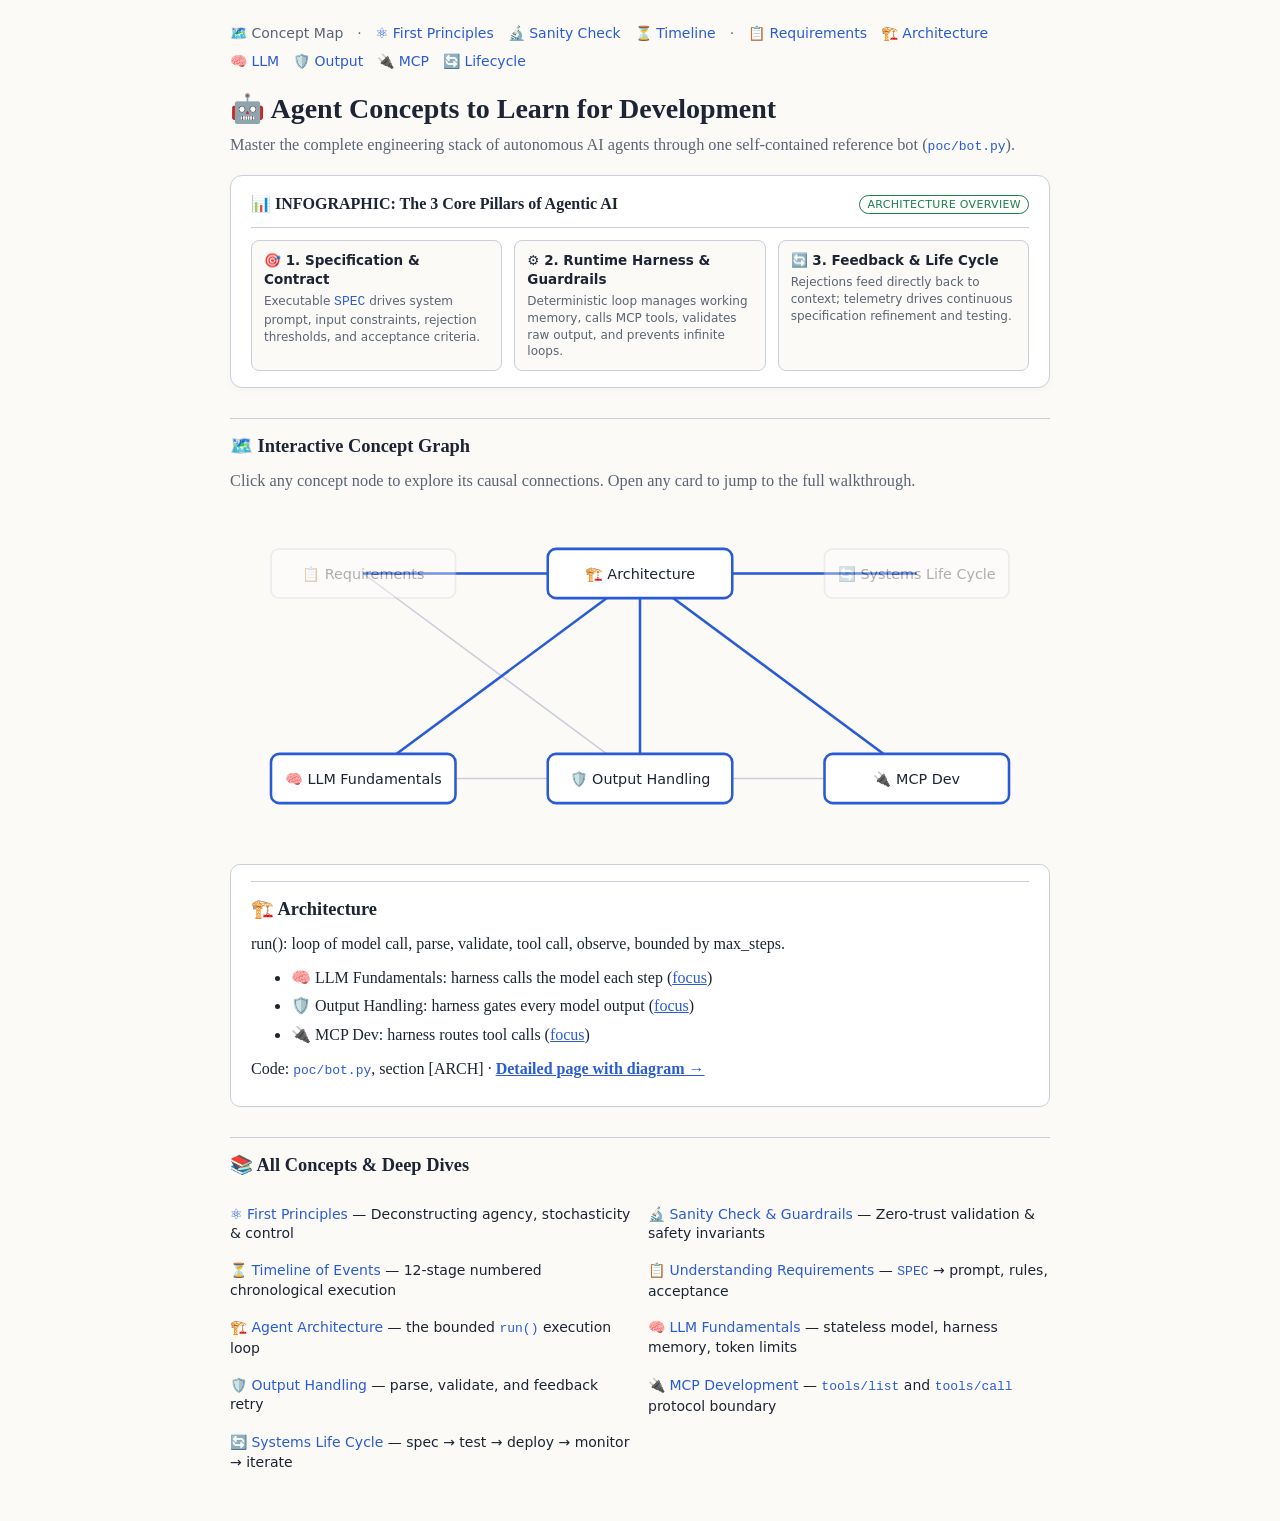
<file: index.html>
<!doctype html>
<html lang="en">
<head>
<meta charset="utf-8">
<meta name="viewport" content="width=device-width,initial-scale=1">
<title>🤖 Agent Concepts Map · Learn for Development</title>
<link rel="stylesheet" href="style.css">
<style>
svg#g{width:100%;height:auto;display:block}
.n{cursor:pointer}
.n rect{fill:var(--card);stroke:var(--ln);stroke-width:1.5}
.n text{fill:var(--fg);font:14px system-ui;text-anchor:middle}
.n.on rect,.n.rel rect{stroke:var(--hi);stroke-width:2.5}
.n.dim{opacity:.35}
line{stroke:var(--ln);stroke-width:1.5}
line.on{stroke:var(--hi);stroke-width:2.5}
#d{background:var(--card);border:1px solid var(--ln);border-radius:10px;padding:16px 20px;min-height:150px;margin-top:14px}
#d h2{margin:0 0 6px;font-size:1.15rem}
button{font:inherit;background:none;border:0;color:var(--hi);text-decoration:underline;cursor:pointer;padding:0}
.pages{margin:22px 0 0;padding:0;list-style:none;display:grid;grid-template-columns:1fr 1fr;gap:10px 16px;font:14px/1.4 system-ui,sans-serif}
.pages a{text-decoration:none;font-weight:500}
.pages a:hover{text-decoration:underline}
@media(max-width:640px){.pages{grid-template-columns:1fr}}
</style>
</head>
<body>
<nav>
  <span class="muted">🗺️ Concept Map</span>
  <span class="sep">·</span>
  <a href="first-principles.html">⚛️ First Principles</a>
  <a href="sanity-check.html">🔬 Sanity Check</a>
  <a href="timeline.html">⏳ Timeline</a>
  <span class="sep">·</span>
  <a href="requirements.html">📋 Requirements</a>
  <a href="architecture.html">🏗️ Architecture</a>
  <a href="llm.html">🧠 LLM</a>
  <a href="output.html">🛡️ Output</a>
  <a href="mcp.html">🔌 MCP</a>
  <a href="lifecycle.html">🔄 Lifecycle</a>
</nav>

<h1>🤖 Agent Concepts to Learn for Development</h1>
<p class="s">Master the complete engineering stack of autonomous AI agents through one self-contained reference bot (<code>poc/bot.py</code>).</p>

<!-- Top Infographic -->
<div class="infographic-banner">
  <div style="display:flex;align-items:center;justify-content:space-between;border-bottom:1px solid var(--ln);padding-bottom:10px;margin-bottom:12px;">
    <strong>📊 INFOGRAPHIC: The 3 Core Pillars of Agentic AI</strong>
    <span class="badge ok">Architecture Overview</span>
  </div>

  <div class="infographic-grid">
    <div class="info-chip">
      <strong>🎯 1. Specification & Contract</strong>
      <p>Executable <code>SPEC</code> drives system prompt, input constraints, rejection thresholds, and acceptance criteria.</p>
    </div>
    <div class="info-chip">
      <strong>⚙️ 2. Runtime Harness & Guardrails</strong>
      <p>Deterministic loop manages working memory, calls MCP tools, validates raw output, and prevents infinite loops.</p>
    </div>
    <div class="info-chip">
      <strong>🔄 3. Feedback & Life Cycle</strong>
      <p>Rejections feed directly back to context; telemetry drives continuous specification refinement and testing.</p>
    </div>
  </div>
</div>

<h2>🗺️ Interactive Concept Graph</h2>
<p class="s">Click any concept node to explore its causal connections. Open any card to jump to the full walkthrough.</p>

<svg viewBox="0 0 800 330" id="g"></svg>
<div id="d"></div>

<h2>📚 All Concepts & Deep Dives</h2>
<ul class="pages">
  <li><a href="first-principles.html">⚛️ First Principles</a> — Deconstructing agency, stochasticity & control</li>
  <li><a href="sanity-check.html">🔬 Sanity Check & Guardrails</a> — Zero-trust validation & safety invariants</li>
  <li><a href="timeline.html">⏳ Timeline of Events</a> — 12-stage numbered chronological execution</li>
  <li><a href="requirements.html">📋 Understanding Requirements</a> — <code>SPEC</code> → prompt, rules, acceptance</li>
  <li><a href="architecture.html">🏗️ Agent Architecture</a> — the bounded <code>run()</code> execution loop</li>
  <li><a href="llm.html">🧠 LLM Fundamentals</a> — stateless model, harness memory, token limits</li>
  <li><a href="output.html">🛡️ Output Handling</a> — parse, validate, and feedback retry</li>
  <li><a href="mcp.html">🔌 MCP Development</a> — <code>tools/list</code> and <code>tools/call</code> protocol boundary</li>
  <li><a href="lifecycle.html">🔄 Systems Life Cycle</a> — spec → test → deploy → monitor → iterate</li>
</ul>

<script>
const C={
REQ:{t:"📋 Requirements",x:130,y:60,c:"SPEC dict: min basket £50, restock below 2.",
 l:{LIFE:"the spec becomes the acceptance test",OUT:"constraints become validator rules",ARCH:"goal and limits shape the loop"}},
ARCH:{t:"🏗️ Architecture",x:400,y:60,c:"run(): loop of model call, parse, validate, tool call, observe, bounded by max_steps.",
 l:{LLM:"harness calls the model each step",OUT:"harness gates every model output",MCP:"harness routes tool calls"}},
LIFE:{t:"🔄 Systems Life Cycle",x:670,y:60,c:"Spec, build, test (assert run()), deploy, monitor, iterate.",
 l:{REQ:"monitoring finds missed requirements",ARCH:"each stage tests the loop"}},
LLM:{t:"🧠 LLM Fundamentals",x:130,y:260,c:"mock_llm(): stateless, sees full history, token budget checked each call.",
 l:{OUT:"free text in, so output must be checked",ARCH:"harness supplies the memory"}},
OUT:{t:"🛡️ Output Handling",x:400,y:260,c:"parse() then validate(). A bad basket returns an error message and the model retries.",
 l:{REQ:"rules come from the spec",LLM:"errors go back as context"}},
MCP:{t:"🔌 MCP Dev",x:670,y:260,c:"mcp_handle(): tools/list and tools/call with JSON schemas.",
 l:{ARCH:"standard tool interface for the loop",OUT:"tool results are outputs too"}}};
const g=document.getElementById('g'),d=document.getElementById('d'),ns='http://www.w3.org/2000/svg';
const E=[];for(const a in C)for(const b in C[a].l)if(!E.some(e=>e[0]==b&&e[1]==a))E.push([a,b]);
E.forEach(([a,b])=>{const l=document.createElementNS(ns,'line');l.dataset.k=a+b;
 l.setAttribute('x1',C[a].x);l.setAttribute('y1',C[a].y);l.setAttribute('x2',C[b].x);l.setAttribute('y2',C[b].y);g.appendChild(l)});
for(const k in C){const n=document.createElementNS(ns,'g');n.setAttribute('class','n');n.id='n'+k;n.setAttribute('tabindex',0);
 n.innerHTML=`<rect x="${C[k].x-90}" y="${C[k].y-24}" width="180" height="48" rx="8"/><text x="${C[k].x}" y="${C[k].y+5}">${C[k].t}</text>`;
 n.onclick=()=>pick(k);n.onkeydown=e=>e.key=='Enter'&&pick(k);g.appendChild(n)}
const PAGE={REQ:"requirements.html",ARCH:"architecture.html",LLM:"llm.html",OUT:"output.html",MCP:"mcp.html",LIFE:"lifecycle.html"};
function pick(k){const rel=Object.keys(C[k].l);
 for(const j in C){const n=document.getElementById('n'+j);n.setAttribute('class','n '+(j==k?'on':rel.includes(j)?'rel':'dim'))}
 g.querySelectorAll('line').forEach(l=>l.classList.toggle('on',l.dataset.k.includes(k)));
 d.innerHTML=`<h2>${C[k].t}</h2><p>${C[k].c}</p><ul>`+rel.map(r=>`<li>${C[r].t}: ${C[k].l[r]} (<button onclick="pick('${r}')">focus</button>)</li>`).join('')+`</ul><p>Code: <code>poc/bot.py</code>, section [${k}] · <strong><a href="${PAGE[k]}">Detailed page with diagram →</a></strong></p>`}
pick('ARCH');
</script>
</body>
</html>
</file>
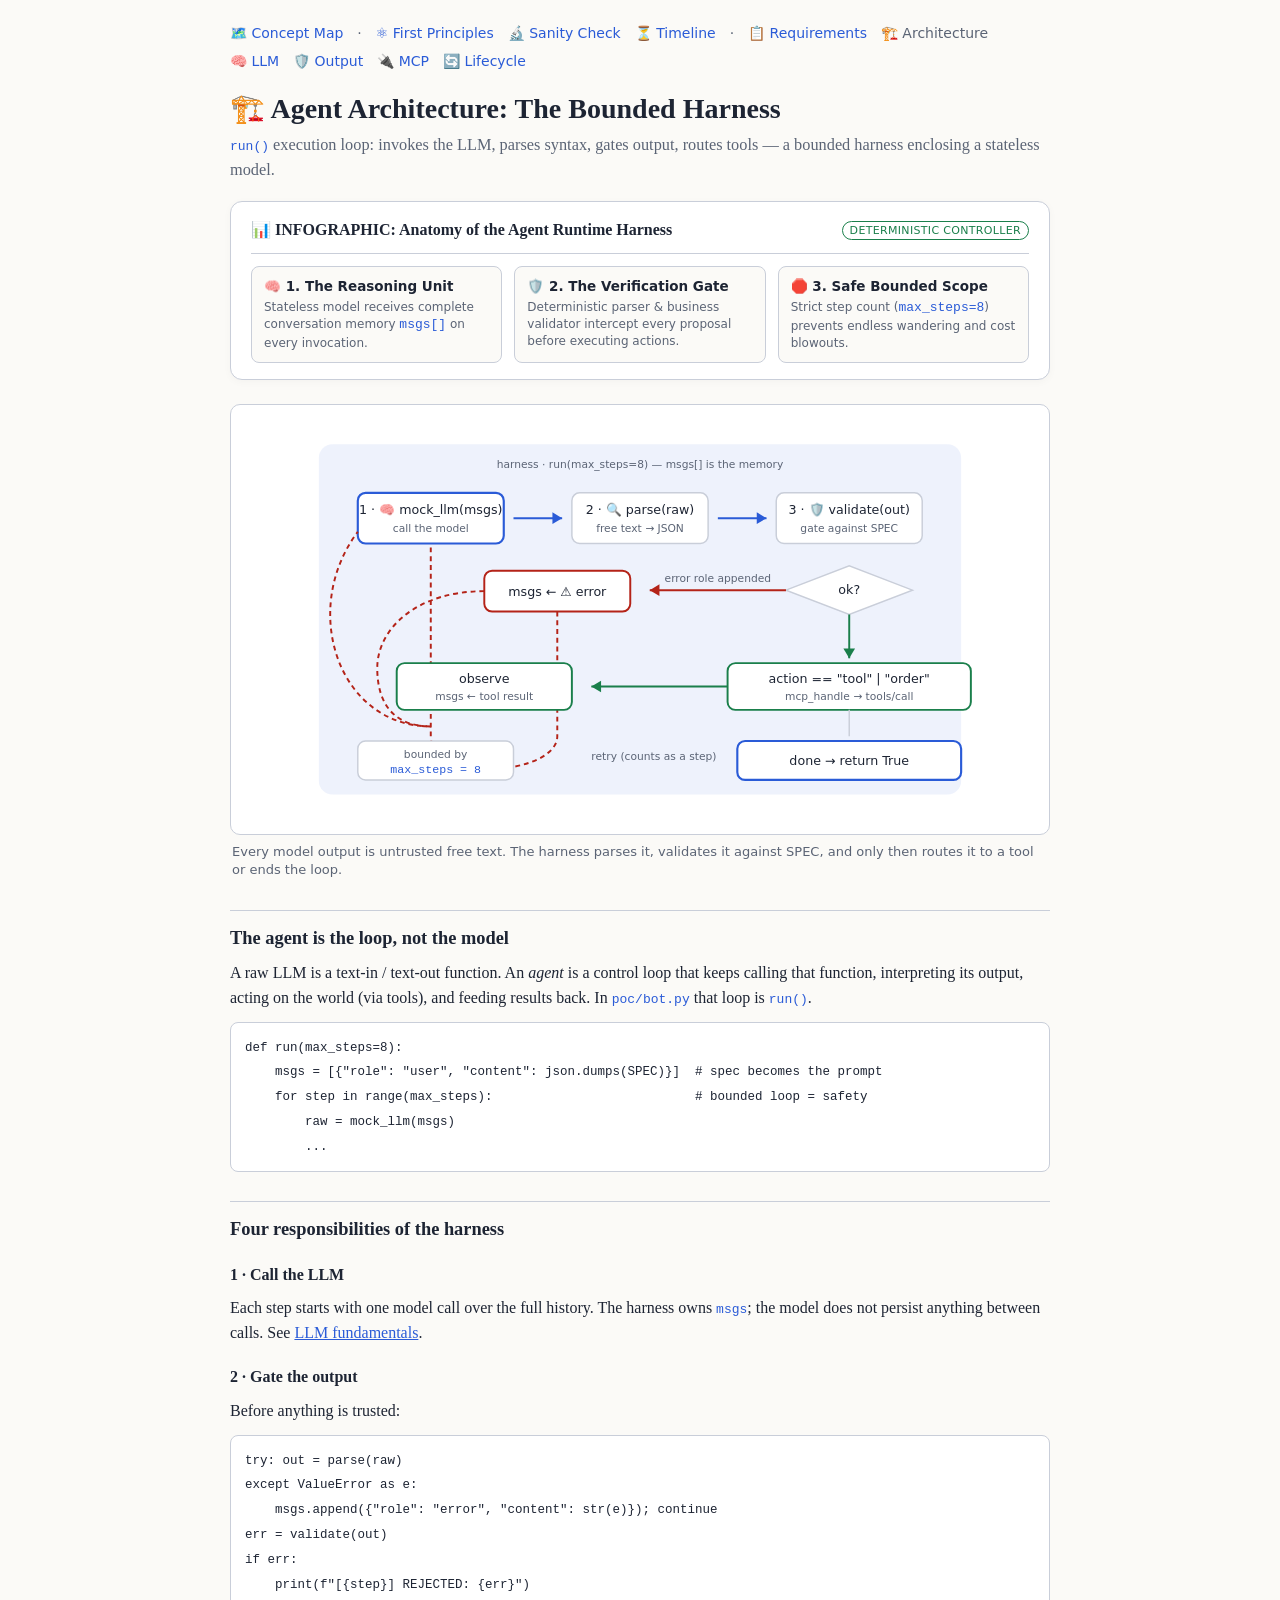
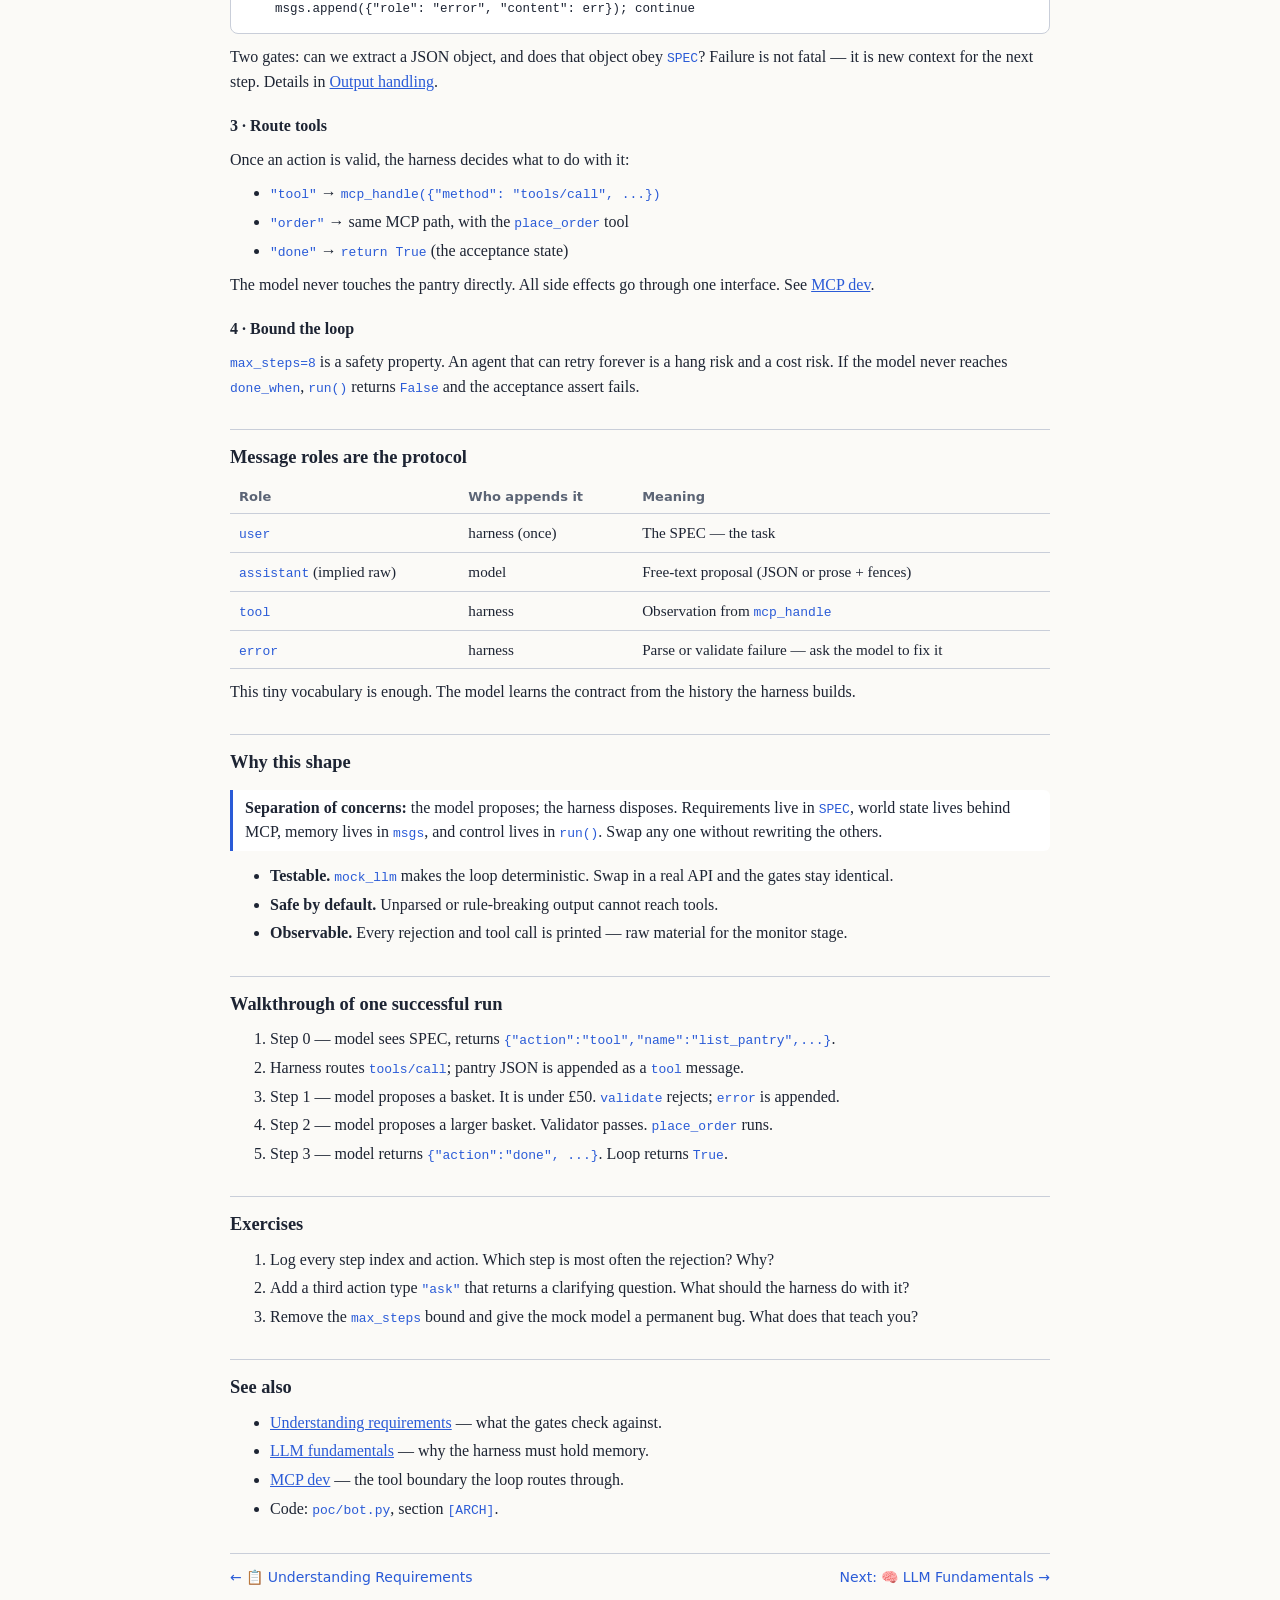
<file: architecture.html>
<!doctype html>
<html lang="en">
<head>
<meta charset="utf-8">
<meta name="viewport" content="width=device-width,initial-scale=1">
<title>🏗️ Agent Architecture · Agent Concepts</title>
<link rel="stylesheet" href="style.css">
</head>
<body>
<nav>
  <a href="index.html">🗺️ Concept Map</a>
  <span class="sep">·</span>
  <a href="first-principles.html">⚛️ First Principles</a>
  <a href="sanity-check.html">🔬 Sanity Check</a>
  <a href="timeline.html">⏳ Timeline</a>
  <span class="sep">·</span>
  <a href="requirements.html">📋 Requirements</a>
  <span class="muted">🏗️ Architecture</span>
  <a href="llm.html">🧠 LLM</a>
  <a href="output.html">🛡️ Output</a>
  <a href="mcp.html">🔌 MCP</a>
  <a href="lifecycle.html">🔄 Lifecycle</a>
</nav>

<h1>🏗️ Agent Architecture: The Bounded Harness</h1>
<p class="s"><code>run()</code> execution loop: invokes the LLM, parses syntax, gates output, routes tools — a bounded harness enclosing a stateless model.</p>

<!-- Top Infographic -->
<div class="infographic-banner">
  <div style="display:flex;align-items:center;justify-content:space-between;border-bottom:1px solid var(--ln);padding-bottom:10px;margin-bottom:12px;">
    <strong>📊 INFOGRAPHIC: Anatomy of the Agent Runtime Harness</strong>
    <span class="badge ok">Deterministic Controller</span>
  </div>

  <div class="infographic-grid">
    <div class="info-chip">
      <strong>🧠 1. The Reasoning Unit</strong>
      <p>Stateless model receives complete conversation memory <code>msgs[]</code> on every invocation.</p>
    </div>
    <div class="info-chip">
      <strong>🛡️ 2. The Verification Gate</strong>
      <p>Deterministic parser & business validator intercept every proposal before executing actions.</p>
    </div>
    <div class="info-chip">
      <strong>🛑 3. Safe Bounded Scope</strong>
      <p>Strict step count (<code>max_steps=8</code>) prevents endless wandering and cost blowouts.</p>
    </div>
  </div>
</div>

<figure>
<svg class="diagram" viewBox="0 0 820 420" role="img" aria-label="run loop architecture: model call, parse, validate, route, observe">
  <!-- harness shell -->
  <rect class="dfill" x="80" y="30" width="660" height="360" rx="14"/>
  <text class="dsub" x="410" y="54" text-anchor="middle">harness · run(max_steps=8)  —  msgs[] is the memory</text>

  <!-- step boxes in a loop -->
  <rect class="dbox hi" x="120" y="80" width="150" height="52" rx="8"/>
  <text class="dlabel" x="195" y="102" text-anchor="middle">1 · 🧠 mock_llm(msgs)</text>
  <text class="dsub" x="195" y="120" text-anchor="middle">call the model</text>

  <path class="dline hi" d="M280 106 H330"/>
  <polygon fill="var(--hi)" points="330,106 320,100 320,112"/>

  <rect class="dbox" x="340" y="80" width="140" height="52" rx="8"/>
  <text class="dlabel" x="410" y="102" text-anchor="middle">2 · 🔍 parse(raw)</text>
  <text class="dsub" x="410" y="120" text-anchor="middle">free text → JSON</text>

  <path class="dline hi" d="M490 106 H540"/>
  <polygon fill="var(--hi)" points="540,106 530,100 530,112"/>

  <rect class="dbox" x="550" y="80" width="150" height="52" rx="8"/>
  <text class="dlabel" x="625" y="102" text-anchor="middle">3 · 🛡️ validate(out)</text>
  <text class="dsub" x="625" y="120" text-anchor="middle">gate against SPEC</text>

  <!-- decision diamond-ish -->
  <path class="dbox" d="M560 180 L625 155 L690 180 L625 205 Z" fill="var(--card)" stroke="var(--ln)" stroke-width="1.5"/>
  <text class="dlabel" x="625" y="184" text-anchor="middle">ok?</text>

  <path class="dline bad" d="M560 180 H420"/>
  <polygon fill="var(--bad)" points="420,180 430,174 430,186"/>
  <text class="dsub" x="490" y="172" text-anchor="middle" fill="var(--bad)">error role appended</text>

  <rect class="dbox bad" x="250" y="160" width="150" height="42" rx="8"/>
  <text class="dlabel" x="325" y="186" text-anchor="middle">msgs ← ⚠️ error</text>

  <!-- retry loop back -->
  <path class="dline bad dash" d="M250 181 C180 181 140 220 140 260 C140 300 160 320 195 320"/>
  <path class="dline bad dash" d="M195 320 C100 320 60 200 120 120"/>
  <!-- simplify: draw single return arc -->
  <path class="dline bad dash" d="M325 202 V330 C325 370 195 380 195 330 V132"/>
  <text class="dsub" x="360" y="355" fill="var(--bad)">retry (counts as a step)</text>

  <!-- success paths -->
  <path class="dline ok" d="M625 205 V250"/>
  <polygon fill="var(--ok)" points="625,250 619,240 631,240"/>

  <rect class="dbox ok" x="500" y="255" width="250" height="48" rx="8"/>
  <text class="dlabel" x="625" y="275" text-anchor="middle">action == "tool" | "order"</text>
  <text class="dsub" x="625" y="293" text-anchor="middle">mcp_handle → tools/call</text>

  <path class="dline ok" d="M500 279 H360"/>
  <polygon fill="var(--ok)" points="360,279 370,273 370,285"/>

  <rect class="dbox ok" x="160" y="255" width="180" height="48" rx="8"/>
  <text class="dlabel" x="250" y="275" text-anchor="middle">observe</text>
  <text class="dsub" x="250" y="293" text-anchor="middle">msgs ← tool result</text>

  <!-- done path -->
  <path class="dline" d="M625 303 V330"/>
  <rect class="dbox hi" x="510" y="335" width="230" height="40" rx="8"/>
  <text class="dlabel" x="625" y="360" text-anchor="middle">done → return True</text>

  <!-- max_steps badge -->
  <rect class="dbox" x="120" y="335" width="160" height="40" rx="8"/>
  <text class="dsub" x="200" y="352" text-anchor="middle">bounded by</text>
  <text class="dcode" x="200" y="368" text-anchor="middle">max_steps = 8</text>
</svg>
<figcaption>Every model output is untrusted free text. The harness parses it, validates it against SPEC, and only then routes it to a tool or ends the loop.</figcaption>
</figure>

<h2>The agent is the loop, not the model</h2>
<p>
A raw LLM is a text-in / text-out function. An <em>agent</em> is a control loop that keeps calling that function,
interpreting its output, acting on the world (via tools), and feeding results back.
In <code>poc/bot.py</code> that loop is <code>run()</code>.
</p>
<pre><code>def run(max_steps=8):
    msgs = [{"role": "user", "content": json.dumps(SPEC)}]  # spec becomes the prompt
    for step in range(max_steps):                           # bounded loop = safety
        raw = mock_llm(msgs)
        ...
</code></pre>

<h2>Four responsibilities of the harness</h2>

<h3>1 · Call the LLM</h3>
<p>
Each step starts with one model call over the full history. The harness owns <code>msgs</code>;
the model does not persist anything between calls. See <a href="llm.html">LLM fundamentals</a>.
</p>

<h3>2 · Gate the output</h3>
<p>
Before anything is trusted:
</p>
<pre><code>try: out = parse(raw)
except ValueError as e:
    msgs.append({"role": "error", "content": str(e)}); continue
err = validate(out)
if err:
    print(f"[{step}] REJECTED: {err}")
    msgs.append({"role": "error", "content": err}); continue</code></pre>
<p>
Two gates: can we extract a JSON object, and does that object obey <code>SPEC</code>?
Failure is not fatal — it is new context for the next step. Details in
<a href="output.html">Output handling</a>.
</p>

<h3>3 · Route tools</h3>
<p>
Once an action is valid, the harness decides what to do with it:
</p>
<ul>
  <li><code>"tool"</code> → <code>mcp_handle({"method": "tools/call", ...})</code></li>
  <li><code>"order"</code> → same MCP path, with the <code>place_order</code> tool</li>
  <li><code>"done"</code> → <code>return True</code> (the acceptance state)</li>
</ul>
<p>
The model never touches the pantry directly. All side effects go through one interface.
See <a href="mcp.html">MCP dev</a>.
</p>

<h3>4 · Bound the loop</h3>
<p>
<code>max_steps=8</code> is a safety property. An agent that can retry forever is a hang risk and a cost risk.
If the model never reaches <code>done_when</code>, <code>run()</code> returns <code>False</code> and the acceptance assert fails.
</p>

<h2>Message roles are the protocol</h2>
<table>
  <tr><th>Role</th><th>Who appends it</th><th>Meaning</th></tr>
  <tr><td><code>user</code></td><td>harness (once)</td><td>The SPEC — the task</td></tr>
  <tr><td><code>assistant</code> (implied raw)</td><td>model</td><td>Free-text proposal (JSON or prose + fences)</td></tr>
  <tr><td><code>tool</code></td><td>harness</td><td>Observation from <code>mcp_handle</code></td></tr>
  <tr><td><code>error</code></td><td>harness</td><td>Parse or validate failure — ask the model to fix it</td></tr>
</table>
<p>
This tiny vocabulary is enough. The model learns the contract from the history the harness builds.
</p>

<h2>Why this shape</h2>
<div class="note">
  <strong>Separation of concerns:</strong> the model proposes; the harness disposes.
  Requirements live in <code>SPEC</code>, world state lives behind MCP, memory lives in <code>msgs</code>,
  and control lives in <code>run()</code>. Swap any one without rewriting the others.
</div>
<ul>
  <li><strong>Testable.</strong> <code>mock_llm</code> makes the loop deterministic. Swap in a real API and the gates stay identical.</li>
  <li><strong>Safe by default.</strong> Unparsed or rule-breaking output cannot reach tools.</li>
  <li><strong>Observable.</strong> Every rejection and tool call is printed — raw material for the monitor stage.</li>
</ul>

<h2>Walkthrough of one successful run</h2>
<ol>
  <li>Step 0 — model sees SPEC, returns <code>{"action":"tool","name":"list_pantry",...}</code>.</li>
  <li>Harness routes <code>tools/call</code>; pantry JSON is appended as a <code>tool</code> message.</li>
  <li>Step 1 — model proposes a basket. It is under £50. <code>validate</code> rejects; <code>error</code> is appended.</li>
  <li>Step 2 — model proposes a larger basket. Validator passes. <code>place_order</code> runs.</li>
  <li>Step 3 — model returns <code>{"action":"done", ...}</code>. Loop returns <code>True</code>.</li>
</ol>

<h2>Exercises</h2>
<ol>
  <li>Log every step index and action. Which step is most often the rejection? Why?</li>
  <li>Add a third action type <code>"ask"</code> that returns a clarifying question. What should the harness do with it?</li>
  <li>Remove the <code>max_steps</code> bound and give the mock model a permanent bug. What does that teach you?</li>
</ol>

<h2>See also</h2>
<ul>
  <li><a href="requirements.html">Understanding requirements</a> — what the gates check against.</li>
  <li><a href="llm.html">LLM fundamentals</a> — why the harness must hold memory.</li>
  <li><a href="mcp.html">MCP dev</a> — the tool boundary the loop routes through.</li>
  <li>Code: <code>poc/bot.py</code>, section <code>[ARCH]</code>.</li>
</ul>

<div class="pager">
  <a href="requirements.html">← 📋 Understanding Requirements</a>
  <a class="next" href="llm.html">Next: 🧠 LLM Fundamentals →</a>
</div>
</body>
</html>
</file>
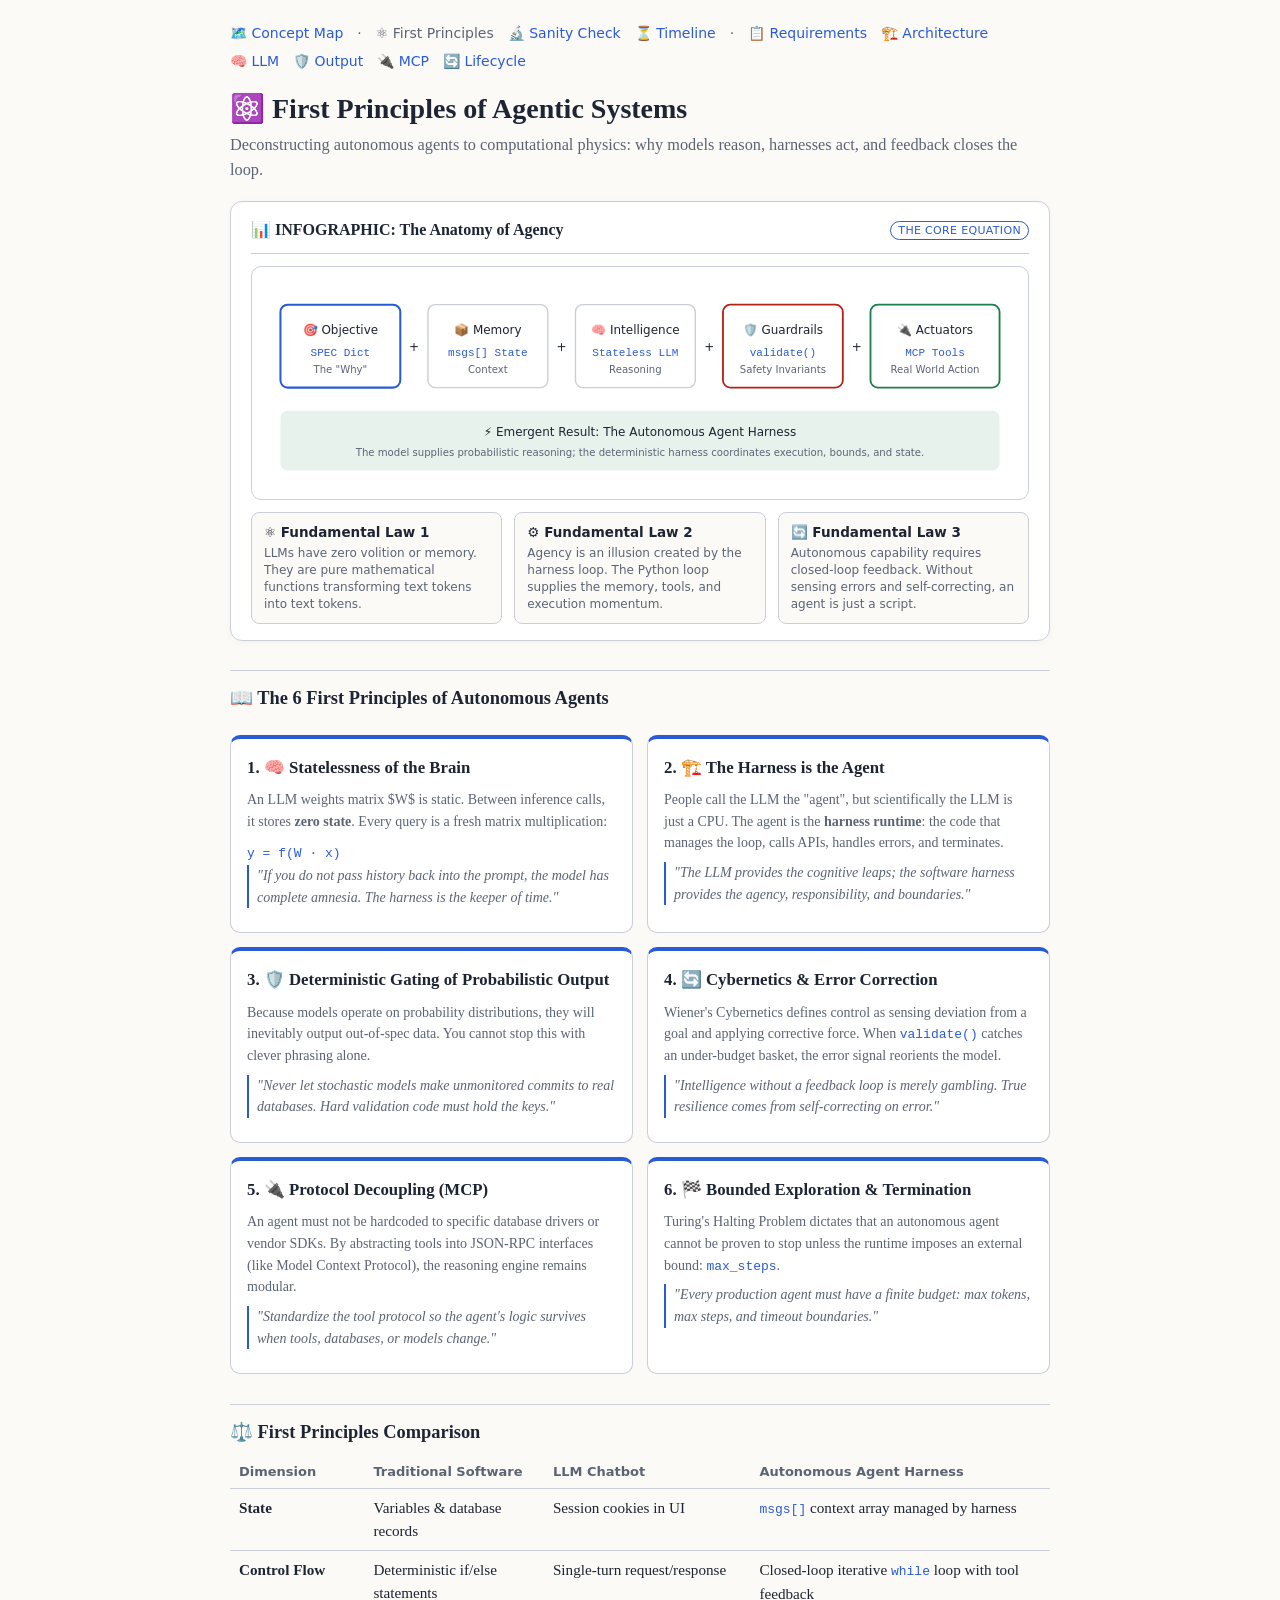
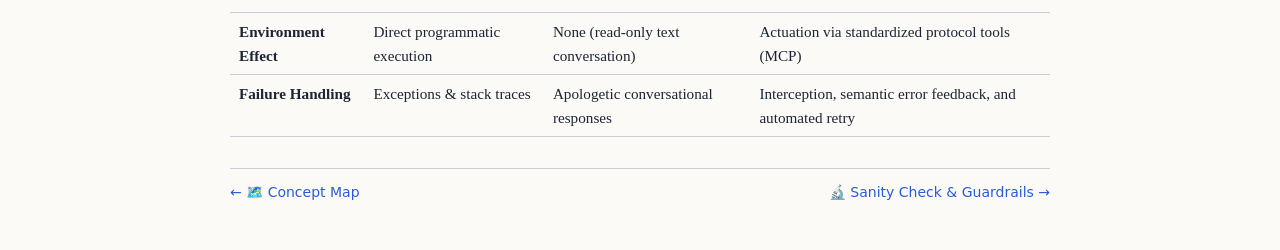
<file: first-principles.html>
<!doctype html>
<html lang="en">
<head>
<meta charset="utf-8">
<meta name="viewport" content="width=device-width,initial-scale=1">
<title>⚛️ First Principles of Agentic Systems · Agent Concepts</title>
<link rel="stylesheet" href="style.css">
</head>
<body>
<nav>
  <a href="index.html">🗺️ Concept Map</a>
  <span class="sep">·</span>
  <span class="muted">⚛️ First Principles</span>
  <a href="sanity-check.html">🔬 Sanity Check</a>
  <a href="timeline.html">⏳ Timeline</a>
  <span class="sep">·</span>
  <a href="requirements.html">📋 Requirements</a>
  <a href="architecture.html">🏗️ Architecture</a>
  <a href="llm.html">🧠 LLM</a>
  <a href="output.html">🛡️ Output</a>
  <a href="mcp.html">🔌 MCP</a>
  <a href="lifecycle.html">🔄 Lifecycle</a>
</nav>

<h1>⚛️ First Principles of Agentic Systems</h1>
<p class="s">Deconstructing autonomous agents to computational physics: why models reason, harnesses act, and feedback closes the loop.</p>

<!-- Top Infographic -->
<div class="infographic-banner">
  <div style="display:flex;align-items:center;justify-content:space-between;border-bottom:1px solid var(--ln);padding-bottom:10px;margin-bottom:12px;">
    <strong>📊 INFOGRAPHIC: The Anatomy of Agency</strong>
    <span class="badge req">The Core Equation</span>
  </div>

  <svg class="diagram" viewBox="0 0 820 230" role="img" aria-label="First Principles of an Agent: Goal + Memory + Model + Guardrails + Tools">
    <!-- Equation Parts -->
    <!-- 1. Spec -->
    <rect class="dbox hi" x="20" y="30" width="130" height="90" rx="8"/>
    <text class="dlabel" x="85" y="62" text-anchor="middle">🎯 Objective</text>
    <text class="dcode" x="85" y="86" text-anchor="middle">SPEC Dict</text>
    <text class="dsub" x="85" y="104" text-anchor="middle">The "Why"</text>

    <text class="dlabel" x="165" y="80" text-anchor="middle" font-size="20">+</text>

    <!-- 2. Memory -->
    <rect class="dbox" x="180" y="30" width="130" height="90" rx="8"/>
    <text class="dlabel" x="245" y="62" text-anchor="middle">📦 Memory</text>
    <text class="dcode" x="245" y="86" text-anchor="middle">msgs[] State</text>
    <text class="dsub" x="245" y="104" text-anchor="middle">Context</text>

    <text class="dlabel" x="325" y="80" text-anchor="middle" font-size="20">+</text>

    <!-- 3. LLM -->
    <rect class="dbox" x="340" y="30" width="130" height="90" rx="8"/>
    <text class="dlabel" x="405" y="62" text-anchor="middle">🧠 Intelligence</text>
    <text class="dcode" x="405" y="86" text-anchor="middle">Stateless LLM</text>
    <text class="dsub" x="405" y="104" text-anchor="middle">Reasoning</text>

    <text class="dlabel" x="485" y="80" text-anchor="middle" font-size="20">+</text>

    <!-- 4. Guardrails -->
    <rect class="dbox bad" x="500" y="30" width="130" height="90" rx="8"/>
    <text class="dlabel" x="565" y="62" text-anchor="middle">🛡️ Guardrails</text>
    <text class="dcode" x="565" y="86" text-anchor="middle">validate()</text>
    <text class="dsub" x="565" y="104" text-anchor="middle">Safety Invariants</text>

    <text class="dlabel" x="645" y="80" text-anchor="middle" font-size="20">+</text>

    <!-- 5. Actuators -->
    <rect class="dbox ok" x="660" y="30" width="140" height="90" rx="8"/>
    <text class="dlabel" x="730" y="62" text-anchor="middle">🔌 Actuators</text>
    <text class="dcode" x="730" y="86" text-anchor="middle">MCP Tools</text>
    <text class="dsub" x="730" y="104" text-anchor="middle">Real World Action</text>

    <!-- Bottom summary banner -->
    <rect class="dfill ok" x="20" y="145" width="780" height="65" rx="8"/>
    <text class="dlabel" x="410" y="172" text-anchor="middle" font-weight="600">⚡ Emergent Result: The Autonomous Agent Harness</text>
    <text class="dsub" x="410" y="194" text-anchor="middle">The model supplies probabilistic reasoning; the deterministic harness coordinates execution, bounds, and state.</text>
  </svg>

  <div class="infographic-grid">
    <div class="info-chip">
      <strong>⚛️ Fundamental Law 1</strong>
      <p>LLMs have zero volition or memory. They are pure mathematical functions transforming text tokens into text tokens.</p>
    </div>
    <div class="info-chip">
      <strong>⚙️ Fundamental Law 2</strong>
      <p>Agency is an illusion created by the harness loop. The Python loop supplies the memory, tools, and execution momentum.</p>
    </div>
    <div class="info-chip">
      <strong>🔄 Fundamental Law 3</strong>
      <p>Autonomous capability requires closed-loop feedback. Without sensing errors and self-correcting, an agent is just a script.</p>
    </div>
  </div>
</div>

<h2>📖 The 6 First Principles of Autonomous Agents</h2>

<div class="principle-grid">
  <div class="principle-card">
    <h3>1. 🧠 Statelessness of the Brain</h3>
    <p>
      An LLM weights matrix $W$ is static. Between inference calls, it stores <strong>zero state</strong>. Every query is a fresh matrix multiplication:
    </p>
    <code>y = f(W · x)</code>
    <p class="principle-quote">
      "If you do not pass history back into the prompt, the model has complete amnesia. The harness is the keeper of time."
    </p>
  </div>

  <div class="principle-card">
    <h3>2. 🏗️ The Harness is the Agent</h3>
    <p>
      People call the LLM the "agent", but scientifically the LLM is just a CPU. The agent is the <strong>harness runtime</strong>: the code that manages the loop, calls APIs, handles errors, and terminates.
    </p>
    <p class="principle-quote">
      "The LLM provides the cognitive leaps; the software harness provides the agency, responsibility, and boundaries."
    </p>
  </div>

  <div class="principle-card">
    <h3>3. 🛡️ Deterministic Gating of Probabilistic Output</h3>
    <p>
      Because models operate on probability distributions, they will inevitably output out-of-spec data. You cannot stop this with clever phrasing alone.
    </p>
    <p class="principle-quote">
      "Never let stochastic models make unmonitored commits to real databases. Hard validation code must hold the keys."
    </p>
  </div>

  <div class="principle-card">
    <h3>4. 🔄 Cybernetics & Error Correction</h3>
    <p>
      Wiener's Cybernetics defines control as sensing deviation from a goal and applying corrective force. When <code>validate()</code> catches an under-budget basket, the error signal reorients the model.
    </p>
    <p class="principle-quote">
      "Intelligence without a feedback loop is merely gambling. True resilience comes from self-correcting on error."
    </p>
  </div>

  <div class="principle-card">
    <h3>5. 🔌 Protocol Decoupling (MCP)</h3>
    <p>
      An agent must not be hardcoded to specific database drivers or vendor SDKs. By abstracting tools into JSON-RPC interfaces (like Model Context Protocol), the reasoning engine remains modular.
    </p>
    <p class="principle-quote">
      "Standardize the tool protocol so the agent's logic survives when tools, databases, or models change."
    </p>
  </div>

  <div class="principle-card">
    <h3>6. 🏁 Bounded Exploration & Termination</h3>
    <p>
      Turing's Halting Problem dictates that an autonomous agent cannot be proven to stop unless the runtime imposes an external bound: <code>max_steps</code>.
    </p>
    <p class="principle-quote">
      "Every production agent must have a finite budget: max tokens, max steps, and timeout boundaries."
    </p>
  </div>
</div>

<h2>⚖️ First Principles Comparison</h2>
<table>
  <thead>
    <tr>
      <th>Dimension</th>
      <th>Traditional Software</th>
      <th>LLM Chatbot</th>
      <th>Autonomous Agent Harness</th>
    </tr>
  </thead>
  <tbody>
    <tr>
      <td><strong>State</strong></td>
      <td>Variables & database records</td>
      <td>Session cookies in UI</td>
      <td><code>msgs[]</code> context array managed by harness</td>
    </tr>
    <tr>
      <td><strong>Control Flow</strong></td>
      <td>Deterministic if/else statements</td>
      <td>Single-turn request/response</td>
      <td>Closed-loop iterative <code>while</code> loop with tool feedback</td>
    </tr>
    <tr>
      <td><strong>Environment Effect</strong></td>
      <td>Direct programmatic execution</td>
      <td>None (read-only text conversation)</td>
      <td>Actuation via standardized protocol tools (MCP)</td>
    </tr>
    <tr>
      <td><strong>Failure Handling</strong></td>
      <td>Exceptions & stack traces</td>
      <td>Apologetic conversational responses</td>
      <td>Interception, semantic error feedback, and automated retry</td>
    </tr>
  </tbody>
</table>

<div class="pager">
  <div class="prev"><a href="index.html">← 🗺️ Concept Map</a></div>
  <div class="next"><a href="sanity-check.html">🔬 Sanity Check & Guardrails →</a></div>
</div>

</body>
</html>
</file>
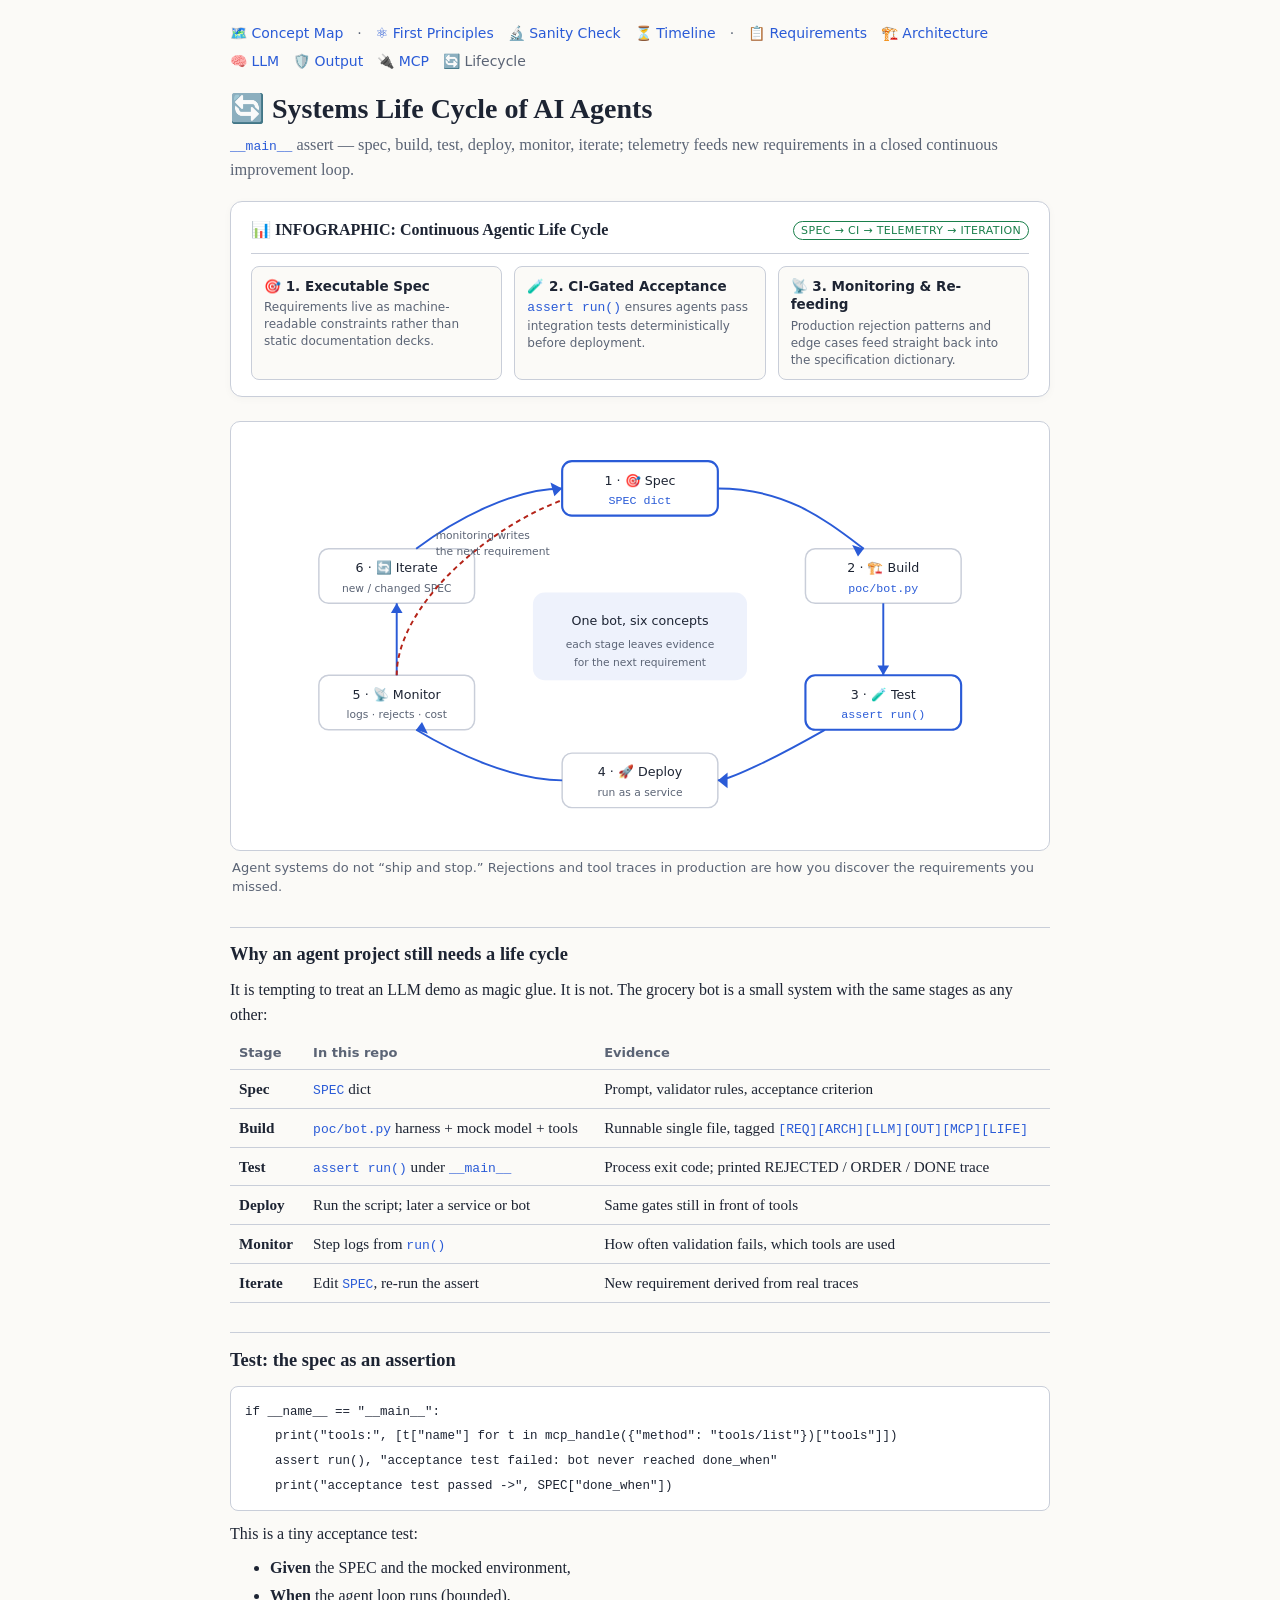
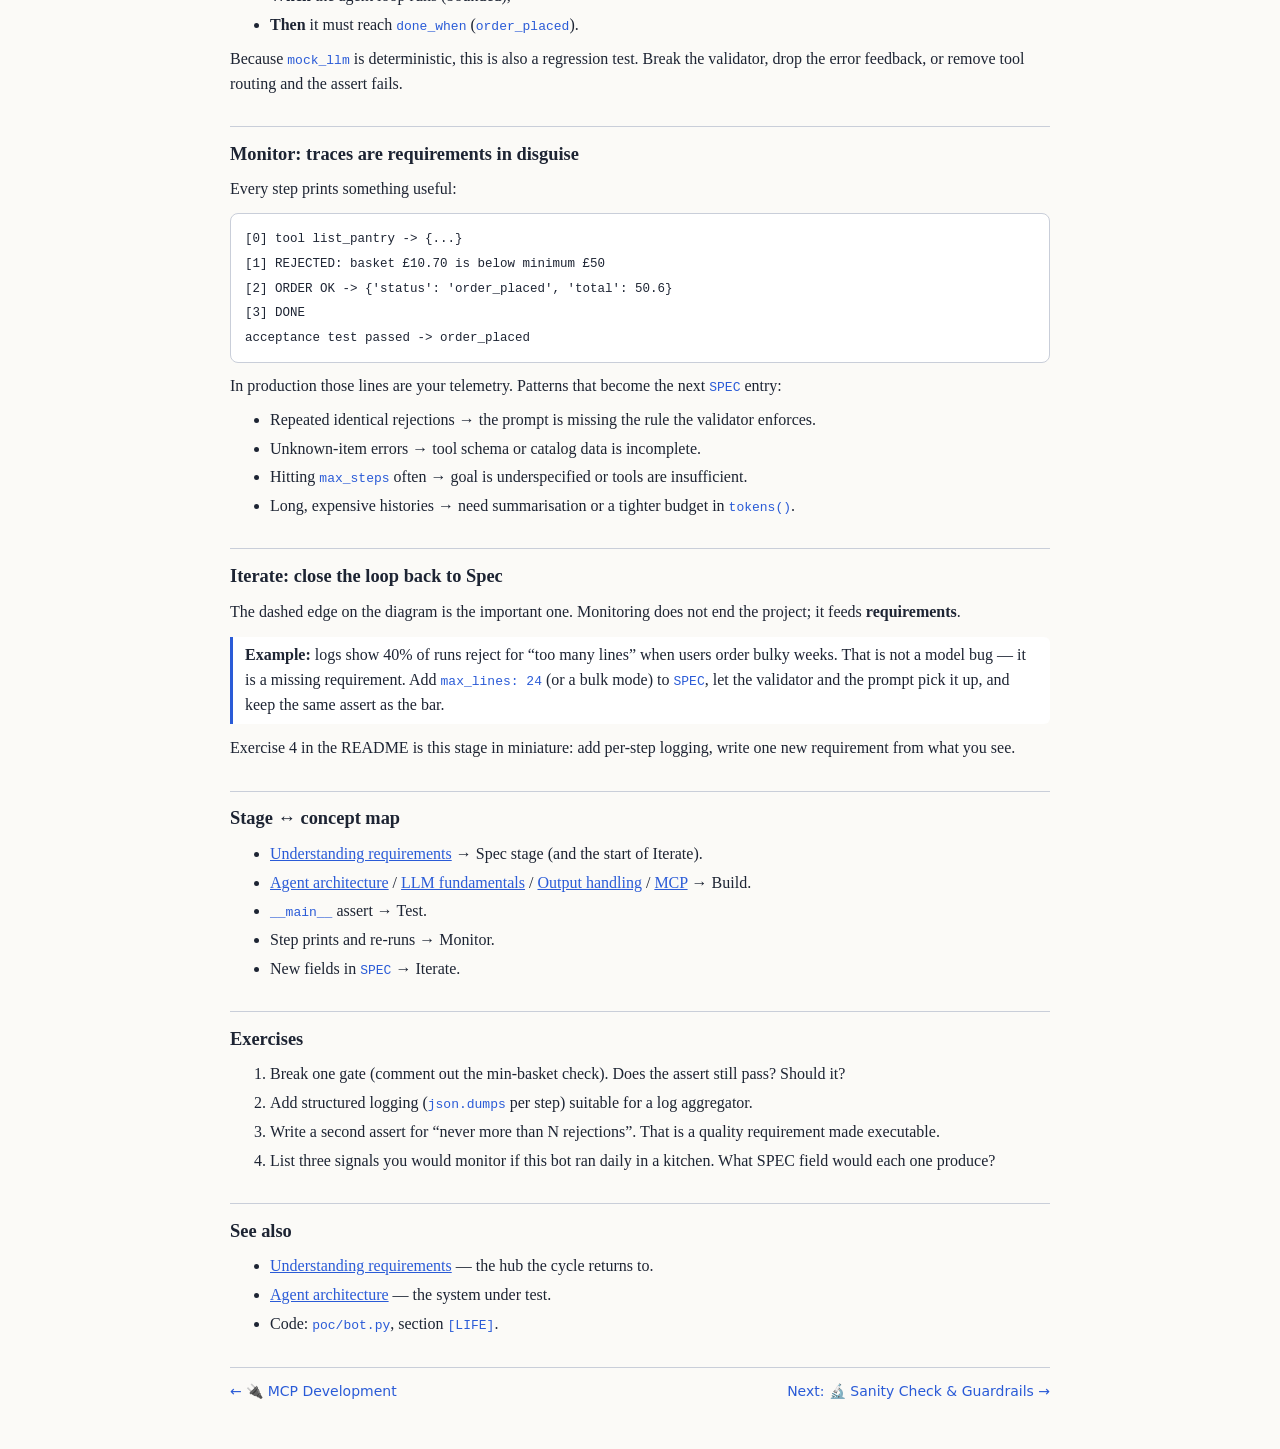
<file: lifecycle.html>
<!doctype html>
<html lang="en">
<head>
<meta charset="utf-8">
<meta name="viewport" content="width=device-width,initial-scale=1">
<title>🔄 Systems Life Cycle · Agent Concepts</title>
<link rel="stylesheet" href="style.css">
</head>
<body>
<nav>
  <a href="index.html">🗺️ Concept Map</a>
  <span class="sep">·</span>
  <a href="first-principles.html">⚛️ First Principles</a>
  <a href="sanity-check.html">🔬 Sanity Check</a>
  <a href="timeline.html">⏳ Timeline</a>
  <span class="sep">·</span>
  <a href="requirements.html">📋 Requirements</a>
  <a href="architecture.html">🏗️ Architecture</a>
  <a href="llm.html">🧠 LLM</a>
  <a href="output.html">🛡️ Output</a>
  <a href="mcp.html">🔌 MCP</a>
  <span class="muted">🔄 Lifecycle</span>
</nav>

<h1>🔄 Systems Life Cycle of AI Agents</h1>
<p class="s"><code>__main__</code> assert — spec, build, test, deploy, monitor, iterate; telemetry feeds new requirements in a closed continuous improvement loop.</p>

<!-- Top Infographic -->
<div class="infographic-banner">
  <div style="display:flex;align-items:center;justify-content:space-between;border-bottom:1px solid var(--ln);padding-bottom:10px;margin-bottom:12px;">
    <strong>📊 INFOGRAPHIC: Continuous Agentic Life Cycle</strong>
    <span class="badge ok">Spec → CI → Telemetry → Iteration</span>
  </div>

  <div class="infographic-grid">
    <div class="info-chip">
      <strong>🎯 1. Executable Spec</strong>
      <p>Requirements live as machine-readable constraints rather than static documentation decks.</p>
    </div>
    <div class="info-chip">
      <strong>🧪 2. CI-Gated Acceptance</strong>
      <p><code>assert run()</code> ensures agents pass integration tests deterministically before deployment.</p>
    </div>
    <div class="info-chip">
      <strong>📡 3. Monitoring & Re-feeding</strong>
      <p>Production rejection patterns and edge cases feed straight back into the specification dictionary.</p>
    </div>
  </div>
</div>

<figure>
<svg class="diagram" viewBox="0 0 820 420" role="img" aria-label="Systems life cycle: spec, build, test, deploy, monitor, iterate in a circle">
  <!-- circular arrangement -->
  <!-- Spec -->
  <rect class="dbox hi" x="330" y="30" width="160" height="56" rx="10"/>
  <text class="dlabel" x="410" y="54" text-anchor="middle">1 · 🎯 Spec</text>
  <text class="dcode" x="410" y="74" text-anchor="middle">SPEC dict</text>

  <!-- Build -->
  <rect class="dbox" x="580" y="120" width="160" height="56" rx="10"/>
  <text class="dlabel" x="660" y="144" text-anchor="middle">2 · 🏗️ Build</text>
  <text class="dcode" x="660" y="164" text-anchor="middle">poc/bot.py</text>

  <!-- Test -->
  <rect class="dbox hi" x="580" y="250" width="160" height="56" rx="10"/>
  <text class="dlabel" x="660" y="274" text-anchor="middle">3 · 🧪 Test</text>
  <text class="dcode" x="660" y="294" text-anchor="middle">assert run()</text>

  <!-- Deploy -->
  <rect class="dbox" x="330" y="330" width="160" height="56" rx="10"/>
  <text class="dlabel" x="410" y="354" text-anchor="middle">4 · 🚀 Deploy</text>
  <text class="dsub" x="410" y="374" text-anchor="middle">run as a service</text>

  <!-- Monitor -->
  <rect class="dbox" x="80" y="250" width="160" height="56" rx="10"/>
  <text class="dlabel" x="160" y="274" text-anchor="middle">5 · 📡 Monitor</text>
  <text class="dsub" x="160" y="294" text-anchor="middle">logs · rejects · cost</text>

  <!-- Iterate -->
  <rect class="dbox" x="80" y="120" width="160" height="56" rx="10"/>
  <text class="dlabel" x="160" y="144" text-anchor="middle">6 · 🔄 Iterate</text>
  <text class="dsub" x="160" y="164" text-anchor="middle">new / changed SPEC</text>

  <!-- arrows around the ring -->
  <path class="dline hi" d="M490 58 C560 58 600 90 640 120"/>
  <polygon fill="var(--hi)" points="640,120 628,116 634,128"/>

  <path class="dline hi" d="M660 176 V250"/>
  <polygon fill="var(--hi)" points="660,250 654,240 666,240"/>

  <path class="dline hi" d="M600 306 C540 340 500 358 490 358"/>
  <polygon fill="var(--hi)" points="490,358 500,350 500,366"/>

  <path class="dline hi" d="M330 358 C280 358 220 330 180 306"/>
  <polygon fill="var(--hi)" points="180,306 192,310 186,298"/>

  <path class="dline hi" d="M160 250 V176"/>
  <polygon fill="var(--hi)" points="160,176 154,186 166,186"/>

  <path class="dline hi" d="M180 120 C220 90 280 58 330 58"/>
  <polygon fill="var(--hi)" points="330,58 318,52 322,66"/>

  <!-- monitor feeds spec - highlight feedback -->
  <path class="dline bad dash" d="M160 250 C160 180 250 100 330 70"/>
  <text class="dsub" x="200" y="110" fill="var(--bad)">monitoring writes</text>
  <text class="dsub" x="200" y="126" fill="var(--bad)">the next requirement</text>

  <!-- center -->
  <rect class="dfill" x="300" y="165" width="220" height="90" rx="12"/>
  <text class="dlabel" x="410" y="198" text-anchor="middle">One bot, six concepts</text>
  <text class="dsub" x="410" y="222" text-anchor="middle">each stage leaves evidence</text>
  <text class="dsub" x="410" y="240" text-anchor="middle">for the next requirement</text>
</svg>
<figcaption>Agent systems do not “ship and stop.” Rejections and tool traces in production are how you discover the requirements you missed.</figcaption>
</figure>

<h2>Why an agent project still needs a life cycle</h2>
<p>
It is tempting to treat an LLM demo as magic glue. It is not. The grocery bot is a small system with
the same stages as any other:
</p>
<table>
  <tr><th>Stage</th><th>In this repo</th><th>Evidence</th></tr>
  <tr>
    <td><strong>Spec</strong></td>
    <td><code>SPEC</code> dict</td>
    <td>Prompt, validator rules, acceptance criterion</td>
  </tr>
  <tr>
    <td><strong>Build</strong></td>
    <td><code>poc/bot.py</code> harness + mock model + tools</td>
    <td>Runnable single file, tagged <code>[REQ][ARCH][LLM][OUT][MCP][LIFE]</code></td>
  </tr>
  <tr>
    <td><strong>Test</strong></td>
    <td><code>assert run()</code> under <code>__main__</code></td>
    <td>Process exit code; printed REJECTED / ORDER / DONE trace</td>
  </tr>
  <tr>
    <td><strong>Deploy</strong></td>
    <td>Run the script; later a service or bot</td>
    <td>Same gates still in front of tools</td>
  </tr>
  <tr>
    <td><strong>Monitor</strong></td>
    <td>Step logs from <code>run()</code></td>
    <td>How often validation fails, which tools are used</td>
  </tr>
  <tr>
    <td><strong>Iterate</strong></td>
    <td>Edit <code>SPEC</code>, re-run the assert</td>
    <td>New requirement derived from real traces</td>
  </tr>
</table>

<h2>Test: the spec as an assertion</h2>
<pre><code>if __name__ == "__main__":
    print("tools:", [t["name"] for t in mcp_handle({"method": "tools/list"})["tools"]])
    assert run(), "acceptance test failed: bot never reached done_when"
    print("acceptance test passed -&gt;", SPEC["done_when"])</code></pre>
<p>
This is a tiny acceptance test:
</p>
<ul>
  <li><strong>Given</strong> the SPEC and the mocked environment,</li>
  <li><strong>When</strong> the agent loop runs (bounded),</li>
  <li><strong>Then</strong> it must reach <code>done_when</code> (<code>order_placed</code>).</li>
</ul>
<p>
Because <code>mock_llm</code> is deterministic, this is also a regression test. Break the validator,
drop the error feedback, or remove tool routing and the assert fails.
</p>

<h2>Monitor: traces are requirements in disguise</h2>
<p>
Every step prints something useful:
</p>
<pre><code>[0] tool list_pantry -&gt; {...}
[1] REJECTED: basket £10.70 is below minimum £50
[2] ORDER OK -&gt; {'status': 'order_placed', 'total': 50.6}
[3] DONE
acceptance test passed -&gt; order_placed</code></pre>
<p>
In production those lines are your telemetry. Patterns that become the next <code>SPEC</code> entry:
</p>
<ul>
  <li>Repeated identical rejections → the prompt is missing the rule the validator enforces.</li>
  <li>Unknown-item errors → tool schema or catalog data is incomplete.</li>
  <li>Hitting <code>max_steps</code> often → goal is underspecified or tools are insufficient.</li>
  <li>Long, expensive histories → need summarisation or a tighter budget in <code>tokens()</code>.</li>
</ul>

<h2>Iterate: close the loop back to Spec</h2>
<p>
The dashed edge on the diagram is the important one. Monitoring does not end the project;
it feeds <strong>requirements</strong>.
</p>
<div class="note">
  <strong>Example:</strong> logs show 40% of runs reject for “too many lines” when users order bulky weeks.
  That is not a model bug — it is a missing requirement. Add <code>max_lines: 24</code> (or a bulk mode) to
  <code>SPEC</code>, let the validator and the prompt pick it up, and keep the same assert as the bar.
</div>
<p>
Exercise 4 in the README is this stage in miniature: add per-step logging, write one new requirement from what you see.
</p>

<h2>Stage ↔ concept map</h2>
<ul>
  <li><a href="requirements.html">Understanding requirements</a> → Spec stage (and the start of Iterate).</li>
  <li><a href="architecture.html">Agent architecture</a> / <a href="llm.html">LLM fundamentals</a> / <a href="output.html">Output handling</a> / <a href="mcp.html">MCP</a> → Build.</li>
  <li><code>__main__</code> assert → Test.</li>
  <li>Step prints and re-runs → Monitor.</li>
  <li>New fields in <code>SPEC</code> → Iterate.</li>
</ul>

<h2>Exercises</h2>
<ol>
  <li>Break one gate (comment out the min-basket check). Does the assert still pass? Should it?</li>
  <li>Add structured logging (<code>json.dumps</code> per step) suitable for a log aggregator.</li>
  <li>Write a second assert for “never more than N rejections”. That is a quality requirement made executable.</li>
  <li>List three signals you would monitor if this bot ran daily in a kitchen. What SPEC field would each one produce?</li>
</ol>

<h2>See also</h2>
<ul>
  <li><a href="requirements.html">Understanding requirements</a> — the hub the cycle returns to.</li>
  <li><a href="architecture.html">Agent architecture</a> — the system under test.</li>
  <li>Code: <code>poc/bot.py</code>, section <code>[LIFE]</code>.</li>
</ul>

<div class="pager">
  <a href="mcp.html">← 🔌 MCP Development</a>
  <a class="next" href="sanity-check.html">Next: 🔬 Sanity Check & Guardrails →</a>
</div>
</body>
</html>
</file>
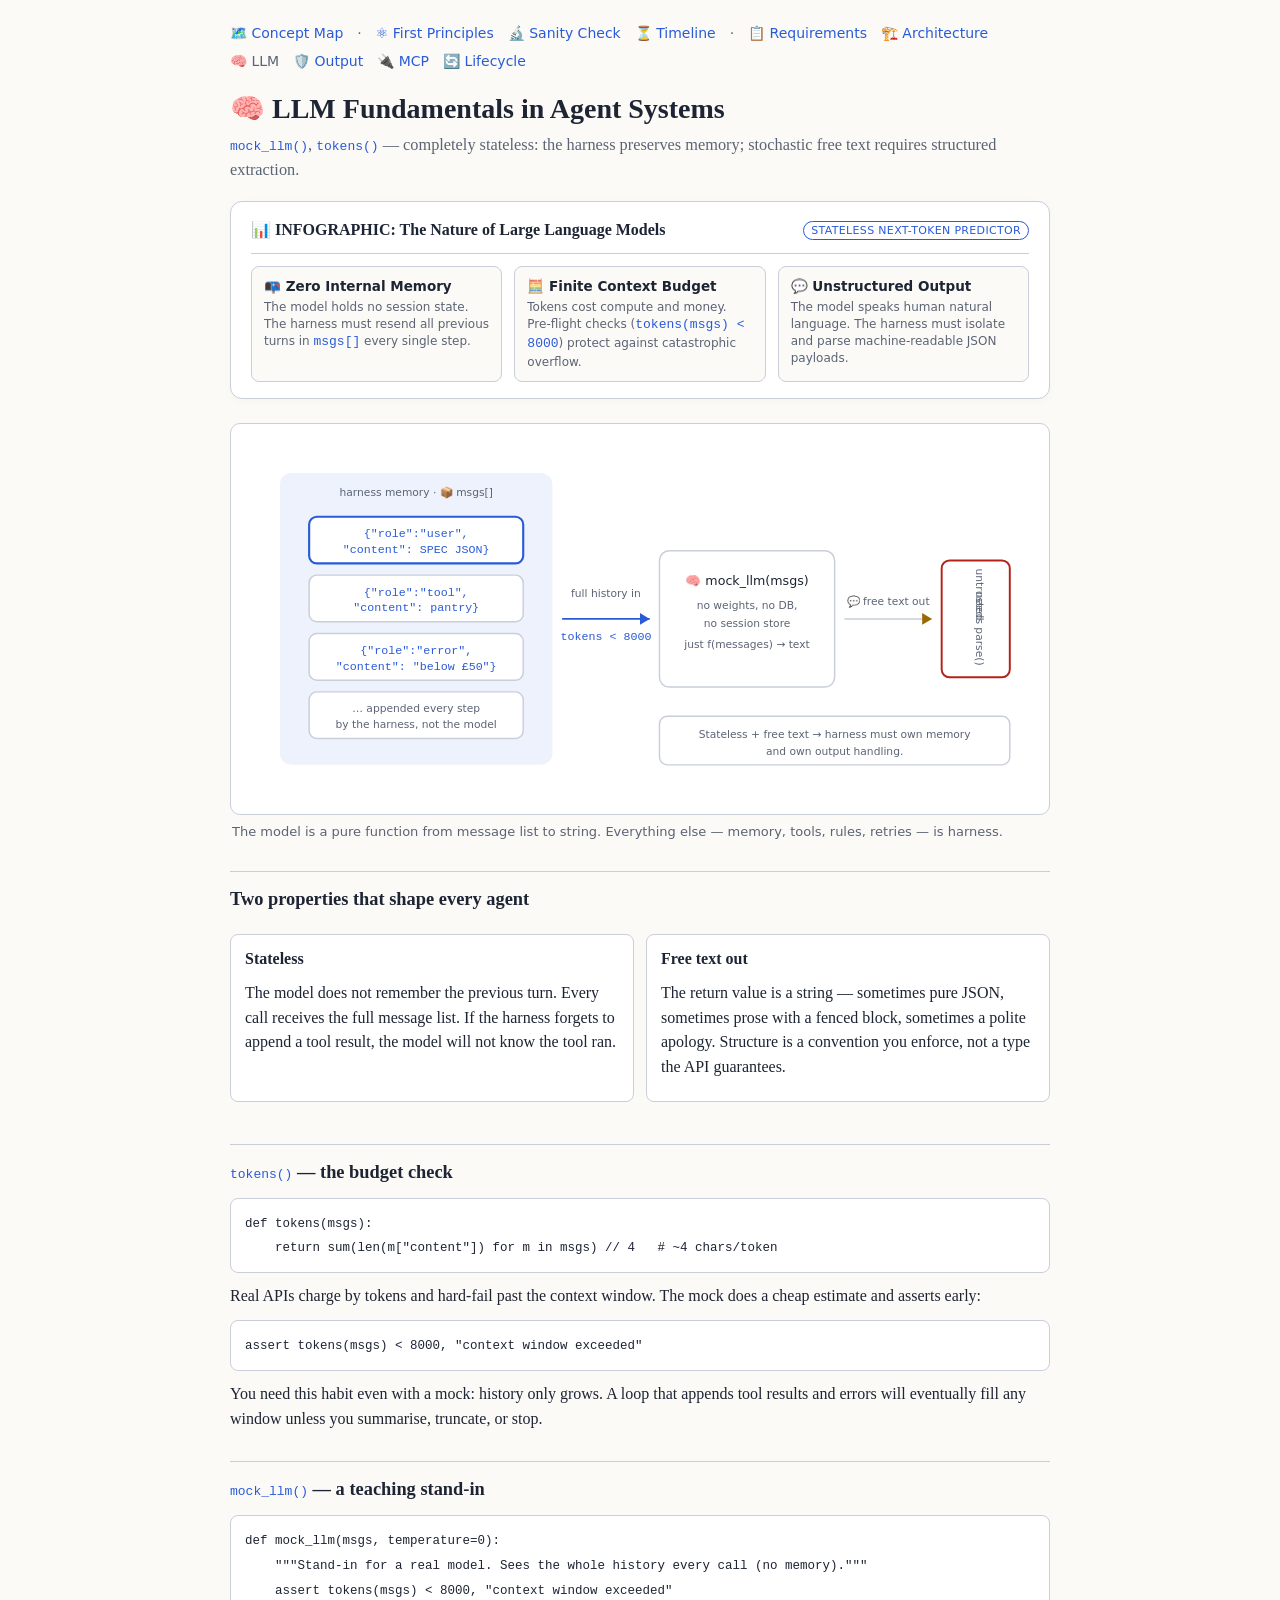
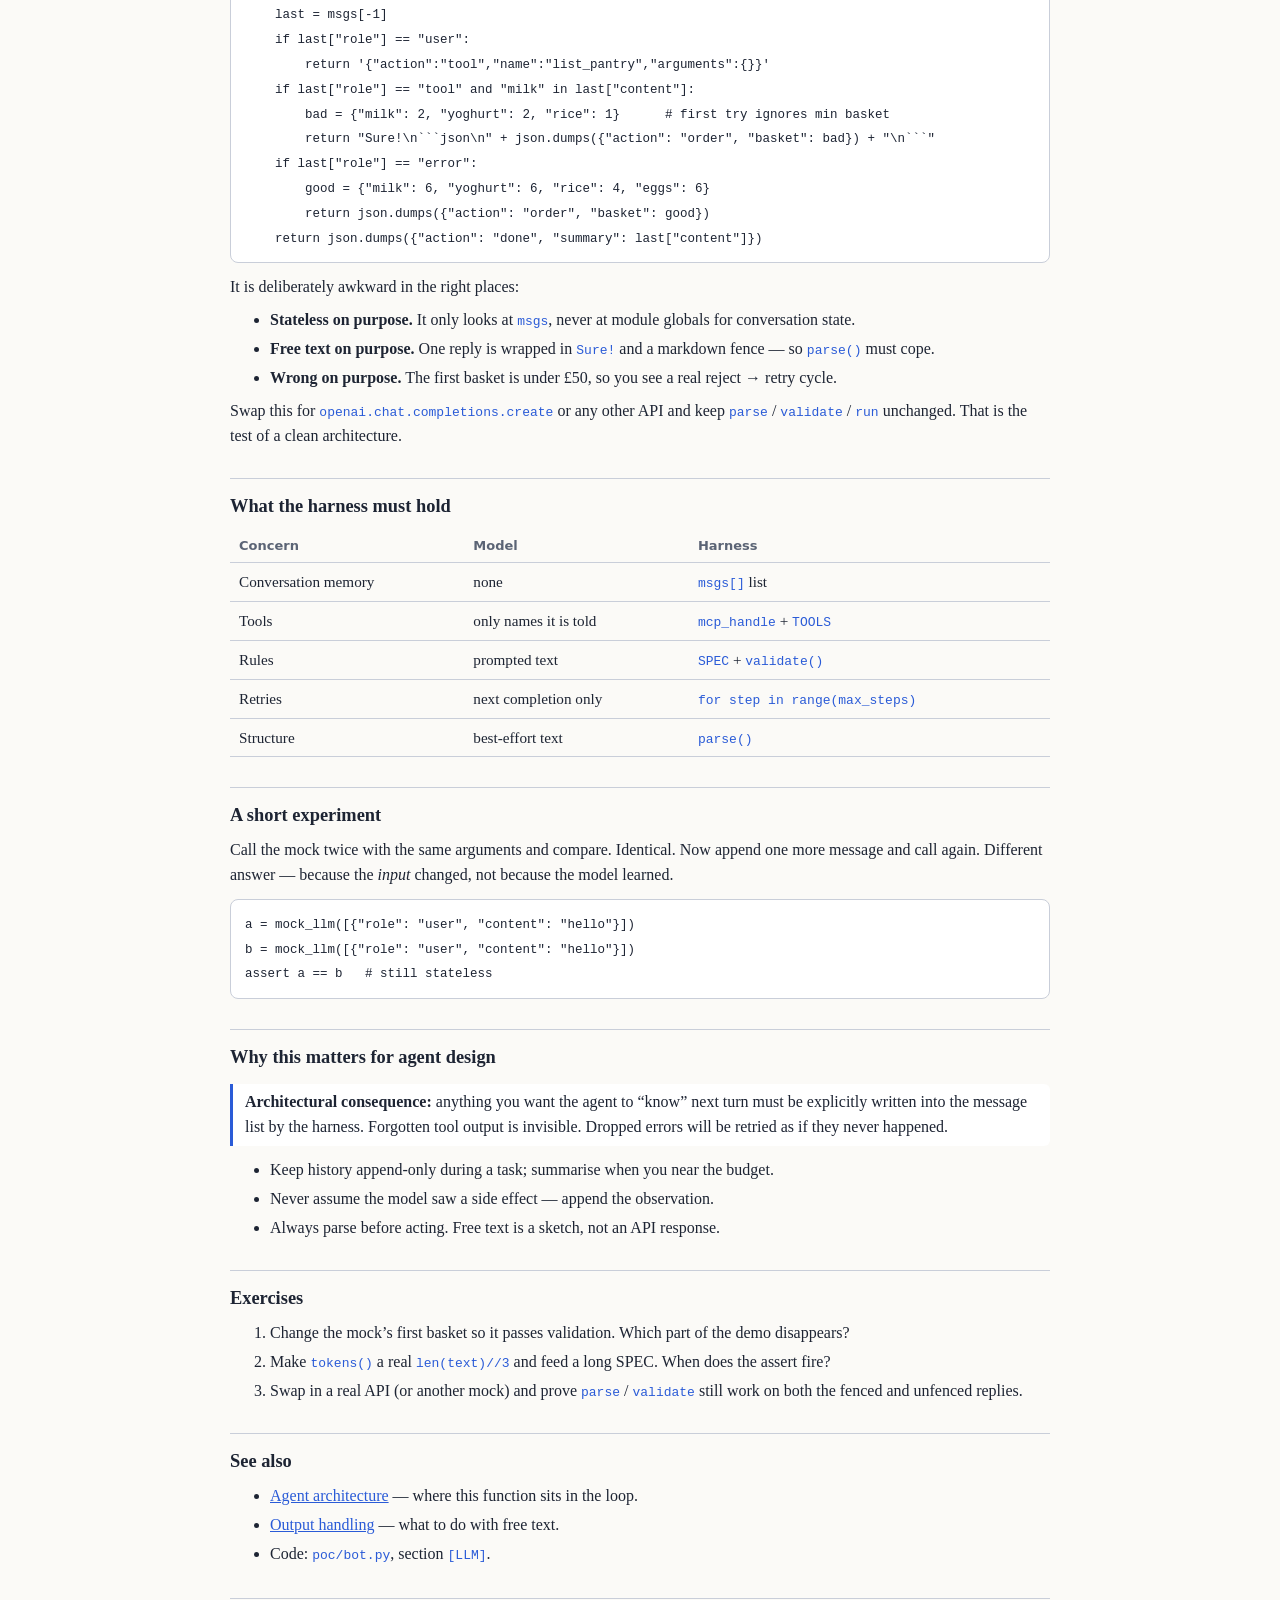
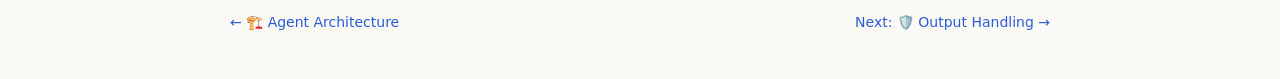
<file: llm.html>
<!doctype html>
<html lang="en">
<head>
<meta charset="utf-8">
<meta name="viewport" content="width=device-width,initial-scale=1">
<title>🧠 LLM Fundamentals · Agent Concepts</title>
<link rel="stylesheet" href="style.css">
</head>
<body>
<nav>
  <a href="index.html">🗺️ Concept Map</a>
  <span class="sep">·</span>
  <a href="first-principles.html">⚛️ First Principles</a>
  <a href="sanity-check.html">🔬 Sanity Check</a>
  <a href="timeline.html">⏳ Timeline</a>
  <span class="sep">·</span>
  <a href="requirements.html">📋 Requirements</a>
  <a href="architecture.html">🏗️ Architecture</a>
  <span class="muted">🧠 LLM</span>
  <a href="output.html">🛡️ Output</a>
  <a href="mcp.html">🔌 MCP</a>
  <a href="lifecycle.html">🔄 Lifecycle</a>
</nav>

<h1>🧠 LLM Fundamentals in Agent Systems</h1>
<p class="s"><code>mock_llm()</code>, <code>tokens()</code> — completely stateless: the harness preserves memory; stochastic free text requires structured extraction.</p>

<!-- Top Infographic -->
<div class="infographic-banner">
  <div style="display:flex;align-items:center;justify-content:space-between;border-bottom:1px solid var(--ln);padding-bottom:10px;margin-bottom:12px;">
    <strong>📊 INFOGRAPHIC: The Nature of Large Language Models</strong>
    <span class="badge req">Stateless Next-Token Predictor</span>
  </div>

  <div class="infographic-grid">
    <div class="info-chip">
      <strong>📭 Zero Internal Memory</strong>
      <p>The model holds no session state. The harness must resend all previous turns in <code>msgs[]</code> every single step.</p>
    </div>
    <div class="info-chip">
      <strong>🧮 Finite Context Budget</strong>
      <p>Tokens cost compute and money. Pre-flight checks (<code>tokens(msgs) &lt; 8000</code>) protect against catastrophic overflow.</p>
    </div>
    <div class="info-chip">
      <strong>💬 Unstructured Output</strong>
      <p>The model speaks human natural language. The harness must isolate and parse machine-readable JSON payloads.</p>
    </div>
  </div>
</div>

<figure>
<svg class="diagram" viewBox="0 0 820 380" role="img" aria-label="Stateless model call: harness holds history, model returns free text">
  <!-- harness memory -->
  <rect class="dfill" x="40" y="40" width="280" height="300" rx="12"/>
  <text class="dsub" x="180" y="64" text-anchor="middle">harness memory · 📦 msgs[]</text>

  <rect class="dbox hi" x="70" y="85" width="220" height="48" rx="8"/>
  <text class="dcode" x="180" y="106" text-anchor="middle">{"role":"user",</text>
  <text class="dcode" x="180" y="122" text-anchor="middle">"content": SPEC JSON}</text>

  <rect class="dbox" x="70" y="145" width="220" height="48" rx="8"/>
  <text class="dcode" x="180" y="166" text-anchor="middle">{"role":"tool",</text>
  <text class="dcode" x="180" y="182" text-anchor="middle">"content": pantry}</text>

  <rect class="dbox" x="70" y="205" width="220" height="48" rx="8"/>
  <text class="dcode" x="180" y="226" text-anchor="middle">{"role":"error",</text>
  <text class="dcode" x="180" y="242" text-anchor="middle">"content": "below £50"}</text>

  <rect class="dbox" x="70" y="265" width="220" height="48" rx="8"/>
  <text class="dsub" x="180" y="286" text-anchor="middle">… appended every step</text>
  <text class="dsub" x="180" y="302" text-anchor="middle">by the harness, not the model</text>

  <!-- arrow to model -->
  <path class="dline hi" d="M330 190 H420"/>
  <polygon fill="var(--hi)" points="420,190 410,184 410,196"/>
  <text class="dsub" x="375" y="168" text-anchor="middle">full history in</text>
  <text class="dcode" x="375" y="212" text-anchor="middle">tokens &lt; 8000</text>

  <!-- model box -->
  <rect class="dbox" x="430" y="120" width="180" height="140" rx="10"/>
  <text class="dlabel" x="520" y="155" text-anchor="middle">🧠 mock_llm(msgs)</text>
  <text class="dsub" x="520" y="180" text-anchor="middle">no weights, no DB,</text>
  <text class="dsub" x="520" y="198" text-anchor="middle">no session store</text>
  <text class="dsub" x="520" y="220" text-anchor="middle">just f(messages) → text</text>

  <!-- free text out -->
  <path class="dline warn" stroke="var(--warn)" d="M620 190 H710"/>
  <polygon fill="var(--warn)" points="710,190 700,184 700,196"/>
  <text class="dsub" x="665" y="176" text-anchor="middle">💬 free text out</text>

  <rect class="dbox bad" x="720" y="130" width="70" height="120" rx="8"/>
  <text class="dsub" x="755" y="165" text-anchor="middle" transform="rotate(90 755 165)">untrusted</text>
  <text class="dsub" x="755" y="200" text-anchor="middle" transform="rotate(90 755 200)">needs parse()</text>

  <!-- bottom notes -->
  <rect class="dbox" x="430" y="290" width="360" height="50" rx="8"/>
  <text class="dsub" x="610" y="312" text-anchor="middle">Stateless + free text  →  harness must own memory</text>
  <text class="dsub" x="610" y="330" text-anchor="middle">and own output handling.</text>
</svg>
<figcaption>The model is a pure function from message list to string. Everything else — memory, tools, rules, retries — is harness.</figcaption>
</figure>

<h2>Two properties that shape every agent</h2>
<div class="cols">
  <div class="box">
    <h3>Stateless</h3>
    <p>
      The model does not remember the previous turn. Every call receives the full message list.
      If the harness forgets to append a tool result, the model will not know the tool ran.
    </p>
  </div>
  <div class="box">
    <h3>Free text out</h3>
    <p>
      The return value is a string — sometimes pure JSON, sometimes prose with a fenced block,
      sometimes a polite apology. Structure is a convention you enforce, not a type the API guarantees.
    </p>
  </div>
</div>

<h2><code>tokens()</code> — the budget check</h2>
<pre><code>def tokens(msgs):
    return sum(len(m["content"]) for m in msgs) // 4   # ~4 chars/token</code></pre>
<p>
Real APIs charge by tokens and hard-fail past the context window. The mock does a cheap estimate
and asserts early:
</p>
<pre><code>assert tokens(msgs) &lt; 8000, "context window exceeded"</code></pre>
<p>
You need this habit even with a mock: history only grows. A loop that appends tool results and errors
will eventually fill any window unless you summarise, truncate, or stop.
</p>

<h2><code>mock_llm()</code> — a teaching stand-in</h2>
<pre><code>def mock_llm(msgs, temperature=0):
    """Stand-in for a real model. Sees the whole history every call (no memory)."""
    assert tokens(msgs) &lt; 8000, "context window exceeded"
    last = msgs[-1]
    if last["role"] == "user":
        return '{"action":"tool","name":"list_pantry","arguments":{}}'
    if last["role"] == "tool" and "milk" in last["content"]:
        bad = {"milk": 2, "yoghurt": 2, "rice": 1}      # first try ignores min basket
        return "Sure!\n```json\n" + json.dumps({"action": "order", "basket": bad}) + "\n```"
    if last["role"] == "error":
        good = {"milk": 6, "yoghurt": 6, "rice": 4, "eggs": 6}
        return json.dumps({"action": "order", "basket": good})
    return json.dumps({"action": "done", "summary": last["content"]})</code></pre>
<p>
It is deliberately awkward in the right places:
</p>
<ul>
  <li><strong>Stateless on purpose.</strong> It only looks at <code>msgs</code>, never at module globals for conversation state.</li>
  <li><strong>Free text on purpose.</strong> One reply is wrapped in <code>Sure!</code> and a markdown fence — so <code>parse()</code> must cope.</li>
  <li><strong>Wrong on purpose.</strong> The first basket is under £50, so you see a real reject → retry cycle.</li>
</ul>
<p>
Swap this for <code>openai.chat.completions.create</code> or any other API and keep
<code>parse</code> / <code>validate</code> / <code>run</code> unchanged. That is the test of a clean architecture.
</p>

<h2>What the harness must hold</h2>
<table>
  <tr><th>Concern</th><th>Model</th><th>Harness</th></tr>
  <tr><td>Conversation memory</td><td>none</td><td><code>msgs[]</code> list</td></tr>
  <tr><td>Tools</td><td>only names it is told</td><td><code>mcp_handle</code> + <code>TOOLS</code></td></tr>
  <tr><td>Rules</td><td>prompted text</td><td><code>SPEC</code> + <code>validate()</code></td></tr>
  <tr><td>Retries</td><td>next completion only</td><td><code>for step in range(max_steps)</code></td></tr>
  <tr><td>Structure</td><td>best-effort text</td><td><code>parse()</code></td></tr>
</table>

<h2>A short experiment</h2>
<p>
Call the mock twice with the same arguments and compare. Identical. Now append one more message
and call again. Different answer — because the <em>input</em> changed, not because the model learned.
</p>
<pre><code>a = mock_llm([{"role": "user", "content": "hello"}])
b = mock_llm([{"role": "user", "content": "hello"}])
assert a == b   # still stateless</code></pre>

<h2>Why this matters for agent design</h2>
<div class="note">
  <strong>Architectural consequence:</strong> anything you want the agent to “know” next turn must be
  explicitly written into the message list by the harness. Forgotten tool output is invisible.
  Dropped errors will be retried as if they never happened.
</div>
<ul>
  <li>Keep history append-only during a task; summarise when you near the budget.</li>
  <li>Never assume the model saw a side effect — append the observation.</li>
  <li>Always parse before acting. Free text is a sketch, not an API response.</li>
</ul>

<h2>Exercises</h2>
<ol>
  <li>Change the mock’s first basket so it passes validation. Which part of the demo disappears?</li>
  <li>Make <code>tokens()</code> a real <code>len(text)//3</code> and feed a long SPEC. When does the assert fire?</li>
  <li>Swap in a real API (or another mock) and prove <code>parse</code> / <code>validate</code> still work on both the fenced and unfenced replies.</li>
</ol>

<h2>See also</h2>
<ul>
  <li><a href="architecture.html">Agent architecture</a> — where this function sits in the loop.</li>
  <li><a href="output.html">Output handling</a> — what to do with free text.</li>
  <li>Code: <code>poc/bot.py</code>, section <code>[LLM]</code>.</li>
</ul>

<div class="pager">
  <a href="architecture.html">← 🏗️ Agent Architecture</a>
  <a class="next" href="output.html">Next: 🛡️ Output Handling →</a>
</div>
</body>
</html>
</file>
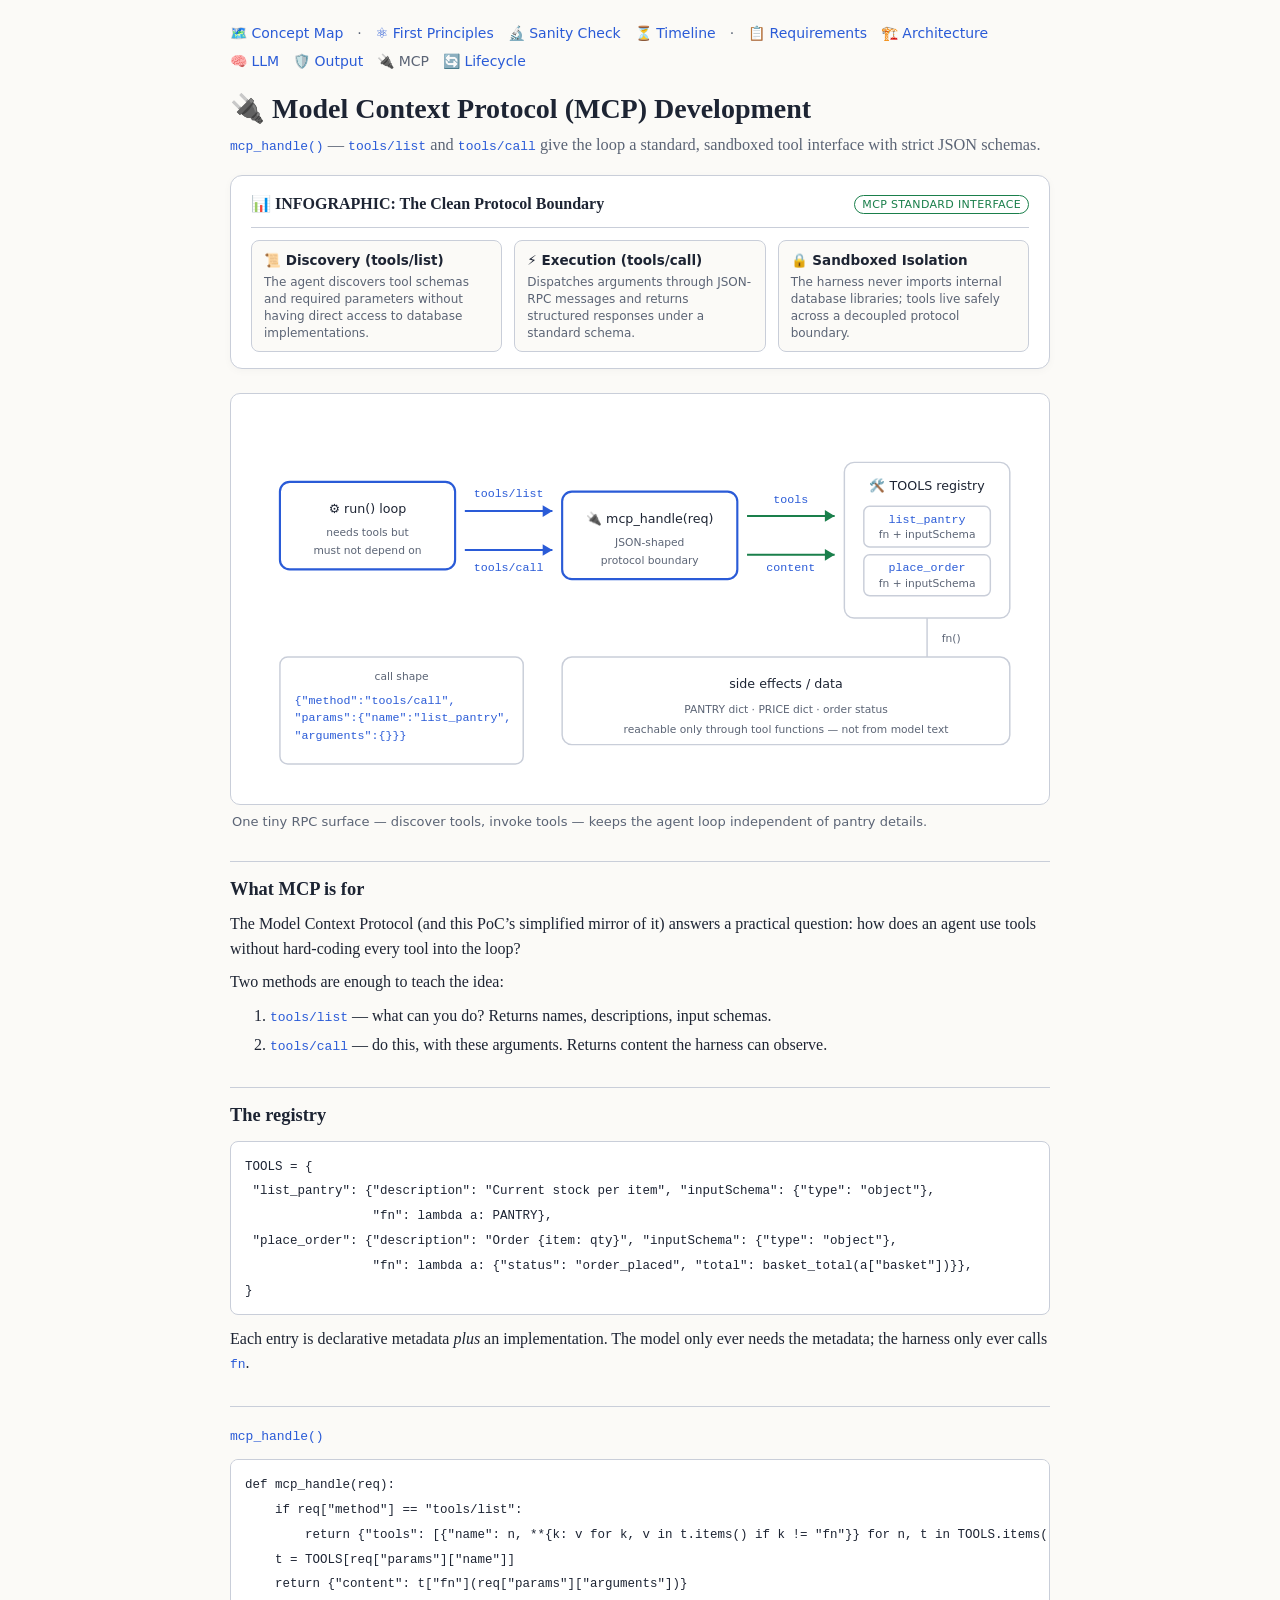
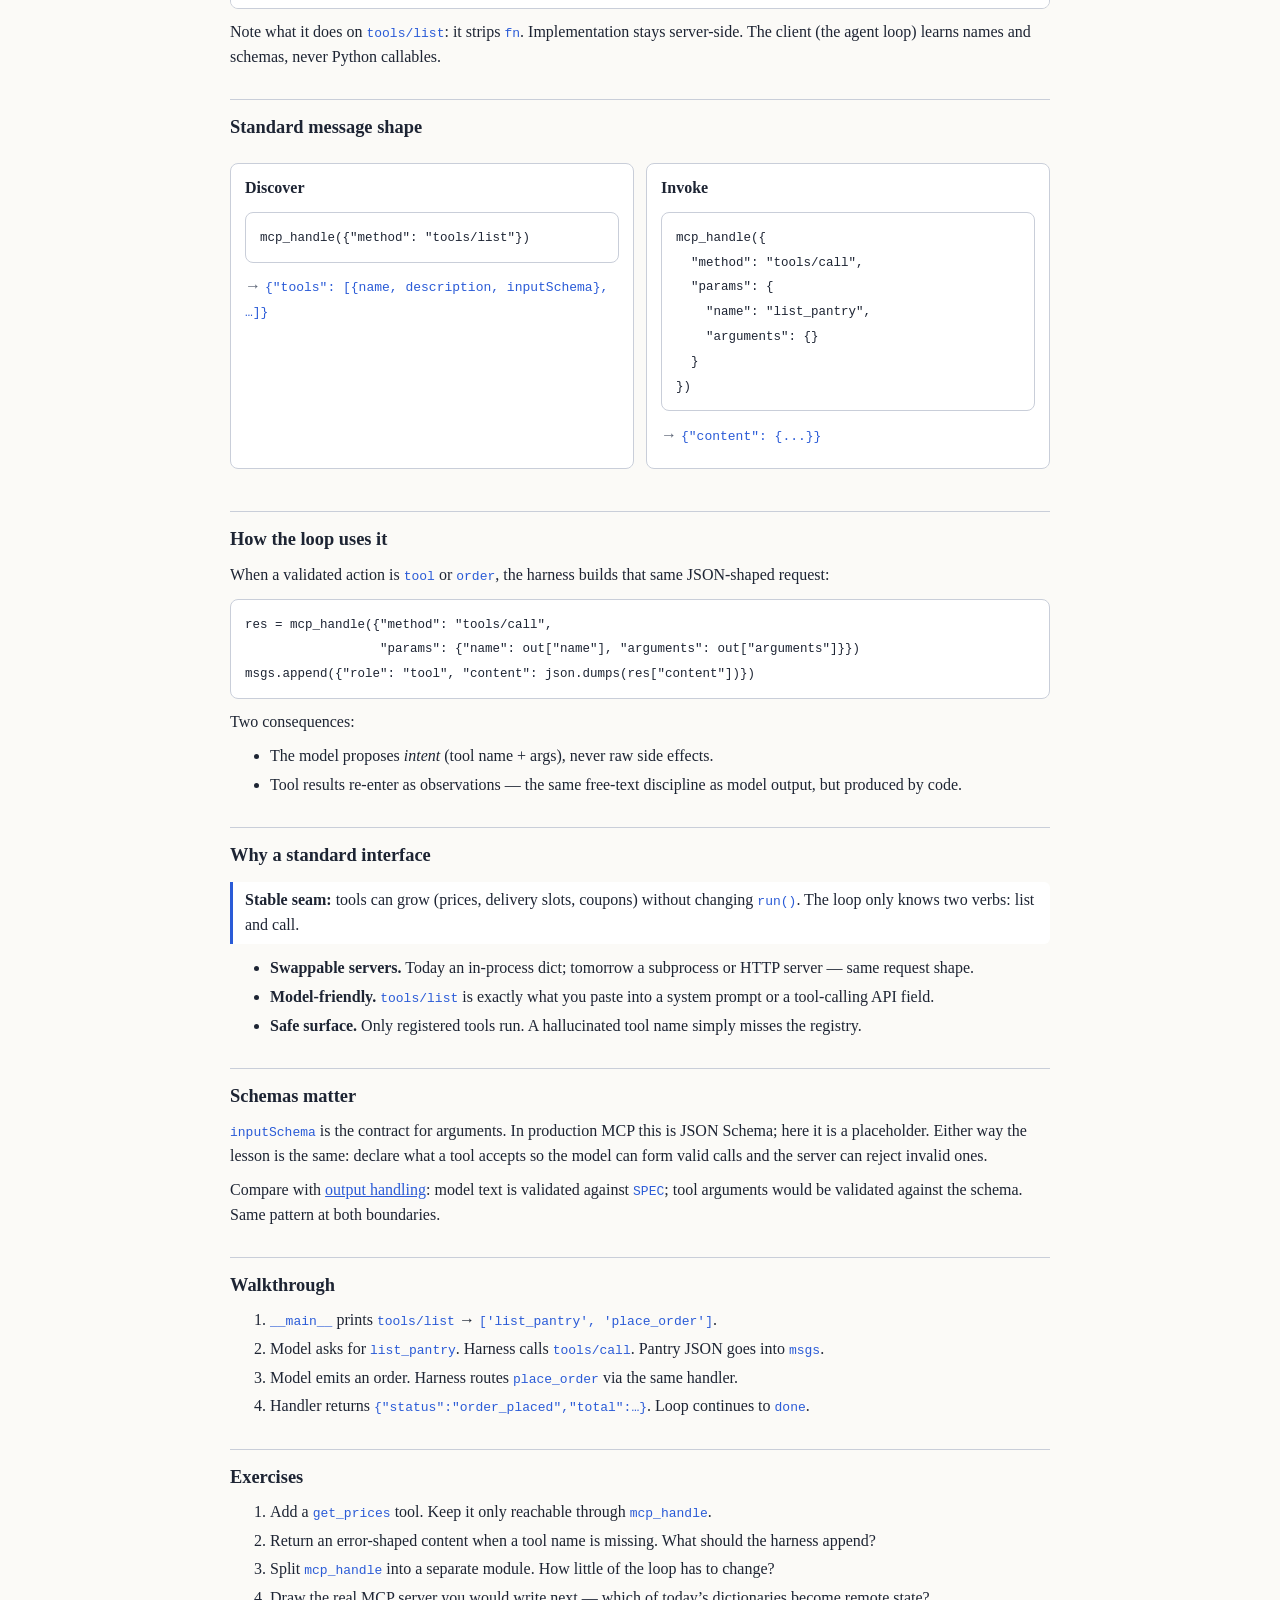
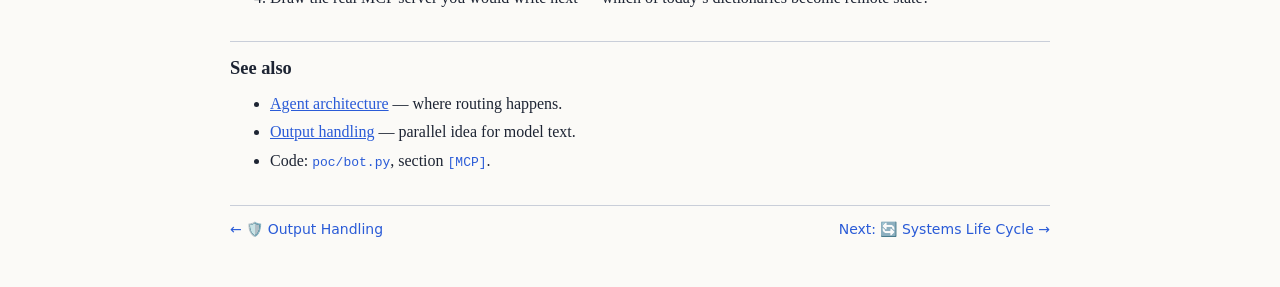
<file: mcp.html>
<!doctype html>
<html lang="en">
<head>
<meta charset="utf-8">
<meta name="viewport" content="width=device-width,initial-scale=1">
<title>🔌 MCP Development · Agent Concepts</title>
<link rel="stylesheet" href="style.css">
</head>
<body>
<nav>
  <a href="index.html">🗺️ Concept Map</a>
  <span class="sep">·</span>
  <a href="first-principles.html">⚛️ First Principles</a>
  <a href="sanity-check.html">🔬 Sanity Check</a>
  <a href="timeline.html">⏳ Timeline</a>
  <span class="sep">·</span>
  <a href="requirements.html">📋 Requirements</a>
  <a href="architecture.html">🏗️ Architecture</a>
  <a href="llm.html">🧠 LLM</a>
  <a href="output.html">🛡️ Output</a>
  <span class="muted">🔌 MCP</span>
  <a href="lifecycle.html">🔄 Lifecycle</a>
</nav>

<h1>🔌 Model Context Protocol (MCP) Development</h1>
<p class="s"><code>mcp_handle()</code> — <code>tools/list</code> and <code>tools/call</code> give the loop a standard, sandboxed tool interface with strict JSON schemas.</p>

<!-- Top Infographic -->
<div class="infographic-banner">
  <div style="display:flex;align-items:center;justify-content:space-between;border-bottom:1px solid var(--ln);padding-bottom:10px;margin-bottom:12px;">
    <strong>📊 INFOGRAPHIC: The Clean Protocol Boundary</strong>
    <span class="badge ok">MCP Standard Interface</span>
  </div>

  <div class="infographic-grid">
    <div class="info-chip">
      <strong>📜 Discovery (tools/list)</strong>
      <p>The agent discovers tool schemas and required parameters without having direct access to database implementations.</p>
    </div>
    <div class="info-chip">
      <strong>⚡ Execution (tools/call)</strong>
      <p>Dispatches arguments through JSON-RPC messages and returns structured responses under a standard schema.</p>
    </div>
    <div class="info-chip">
      <strong>🔒 Sandboxed Isolation</strong>
      <p>The harness never imports internal database libraries; tools live safely across a decoupled protocol boundary.</p>
    </div>
  </div>
</div>

<figure>
<svg class="diagram" viewBox="0 0 820 400" role="img" aria-label="MCP interface: tools list and tools call through mcp handle">
  <!-- agent loop -->
  <rect class="dbox hi" x="40" y="80" width="180" height="90" rx="10"/>
  <text class="dlabel" x="130" y="112" text-anchor="middle">⚙️ run() loop</text>
  <text class="dsub" x="130" y="136" text-anchor="middle">needs tools but</text>
  <text class="dsub" x="130" y="154" text-anchor="middle">must not depend on</text>

  <!-- arrows to mcp_handle -->
  <path class="dline hi" d="M230 110 H320"/>
  <polygon fill="var(--hi)" points="320,110 310,104 310,116"/>
  <text class="dcode" x="275" y="96" text-anchor="middle">tools/list</text>

  <path class="dline hi" d="M230 150 H320"/>
  <polygon fill="var(--hi)" points="320,150 310,144 310,156"/>
  <text class="dcode" x="275" y="172" text-anchor="middle">tools/call</text>

  <!-- mcp_handle -->
  <rect class="dbox hi" x="330" y="90" width="180" height="90" rx="10"/>
  <text class="dlabel" x="420" y="122" text-anchor="middle">🔌 mcp_handle(req)</text>
  <text class="dsub" x="420" y="146" text-anchor="middle">JSON-shaped</text>
  <text class="dsub" x="420" y="164" text-anchor="middle">protocol boundary</text>

  <!-- two responses -->
  <path class="dline ok" d="M520 115 H610"/>
  <polygon fill="var(--ok)" points="610,115 600,109 600,121"/>
  <text class="dcode" x="565" y="102" text-anchor="middle">tools</text>

  <path class="dline ok" d="M520 155 H610"/>
  <polygon fill="var(--ok)" points="610,155 600,149 600,161"/>
  <text class="dcode" x="565" y="172" text-anchor="middle">content</text>

  <!-- TOOLS registry -->
  <rect class="dbox" x="620" y="60" width="170" height="160" rx="10"/>
  <text class="dlabel" x="705" y="88" text-anchor="middle">🛠️ TOOLS registry</text>
  <rect class="dbox" x="640" y="105" width="130" height="42" rx="6"/>
  <text class="dcode" x="705" y="122" text-anchor="middle">list_pantry</text>
  <text class="dsub" x="705" y="138" text-anchor="middle">fn + inputSchema</text>
  <rect class="dbox" x="640" y="155" width="130" height="42" rx="6"/>
  <text class="dcode" x="705" y="172" text-anchor="middle">place_order</text>
  <text class="dsub" x="705" y="188" text-anchor="middle">fn + inputSchema</text>

  <!-- world -->
  <rect class="dbox" x="330" y="260" width="460" height="90" rx="10"/>
  <text class="dlabel" x="560" y="292" text-anchor="middle">side effects / data</text>
  <text class="dsub" x="560" y="318" text-anchor="middle">PANTRY dict · PRICE dict · order status</text>
  <text class="dsub" x="560" y="338" text-anchor="middle">reachable only through tool functions — not from model text</text>

  <path class="dline" d="M705 220 V260"/>
  <text class="dsub" x="720" y="245">fn()</text>

  <!-- request/response examples -->
  <rect class="dbox" x="40" y="260" width="250" height="110" rx="8"/>
  <text class="dsub" x="165" y="284" text-anchor="middle">call shape</text>
  <text class="dcode" x="55" y="308">{"method":"tools/call",</text>
  <text class="dcode" x="55" y="326">"params":{"name":"list_pantry",</text>
  <text class="dcode" x="55" y="344">"arguments":{}}}</text>
</svg>
<figcaption>One tiny RPC surface — discover tools, invoke tools — keeps the agent loop independent of pantry details.</figcaption>
</figure>

<h2>What MCP is for</h2>
<p>
The Model Context Protocol (and this PoC’s simplified mirror of it) answers a practical question:
how does an agent use tools without hard-coding every tool into the loop?
</p>
<p>
Two methods are enough to teach the idea:
</p>
<ol>
  <li><strong><code>tools/list</code></strong> — what can you do? Returns names, descriptions, input schemas.</li>
  <li><strong><code>tools/call</code></strong> — do this, with these arguments. Returns content the harness can observe.</li>
</ol>

<h2>The registry</h2>
<pre><code>TOOLS = {
 "list_pantry": {"description": "Current stock per item", "inputSchema": {"type": "object"},
                 "fn": lambda a: PANTRY},
 "place_order": {"description": "Order {item: qty}", "inputSchema": {"type": "object"},
                 "fn": lambda a: {"status": "order_placed", "total": basket_total(a["basket"])}},
}</code></pre>
<p>
Each entry is declarative metadata <em>plus</em> an implementation. The model only ever needs the metadata;
the harness only ever calls <code>fn</code>.
</p>

<h2><code>mcp_handle()</code></h2>
<pre><code>def mcp_handle(req):
    if req["method"] == "tools/list":
        return {"tools": [{"name": n, **{k: v for k, v in t.items() if k != "fn"}} for n, t in TOOLS.items()]}
    t = TOOLS[req["params"]["name"]]
    return {"content": t["fn"](req["params"]["arguments"])}</code></pre>
<p>
Note what it does on <code>tools/list</code>: it strips <code>fn</code>. Implementation stays server-side.
The client (the agent loop) learns names and schemas, never Python callables.
</p>

<h2>Standard message shape</h2>
<div class="cols">
  <div class="box">
    <h3>Discover</h3>
    <pre><code>mcp_handle({"method": "tools/list"})</code></pre>
    <p class="muted">→ <code>{"tools": [{name, description, inputSchema}, …]}</code></p>
  </div>
  <div class="box">
    <h3>Invoke</h3>
    <pre><code>mcp_handle({
  "method": "tools/call",
  "params": {
    "name": "list_pantry",
    "arguments": {}
  }
})</code></pre>
    <p class="muted">→ <code>{"content": {...}}</code></p>
  </div>
</div>

<h2>How the loop uses it</h2>
<p>
When a validated action is <code>tool</code> or <code>order</code>, the harness builds that same JSON-shaped request:
</p>
<pre><code>res = mcp_handle({"method": "tools/call",
                  "params": {"name": out["name"], "arguments": out["arguments"]}})
msgs.append({"role": "tool", "content": json.dumps(res["content"])})</code></pre>
<p>
Two consequences:
</p>
<ul>
  <li>The model proposes <em>intent</em> (tool name + args), never raw side effects.</li>
  <li>Tool results re-enter as observations — the same free-text discipline as model output, but produced by code.</li>
</ul>

<h2>Why a standard interface</h2>
<div class="note">
  <strong>Stable seam:</strong> tools can grow (prices, delivery slots, coupons) without changing <code>run()</code>.
  The loop only knows two verbs: list and call.
</div>
<ul>
  <li><strong>Swappable servers.</strong> Today an in-process dict; tomorrow a subprocess or HTTP server — same request shape.</li>
  <li><strong>Model-friendly.</strong> <code>tools/list</code> is exactly what you paste into a system prompt or a tool-calling API field.</li>
  <li><strong>Safe surface.</strong> Only registered tools run. A hallucinated tool name simply misses the registry.</li>
</ul>

<h2>Schemas matter</h2>
<p>
<code>inputSchema</code> is the contract for arguments. In production MCP this is JSON Schema; here it is a placeholder.
Either way the lesson is the same: declare what a tool accepts so the model can form valid calls and the server can reject invalid ones.
</p>
<p>
Compare with <a href="output.html">output handling</a>: model text is validated against <code>SPEC</code>;
tool arguments would be validated against the schema. Same pattern at both boundaries.
</p>

<h2>Walkthrough</h2>
<ol>
  <li><code>__main__</code> prints <code>tools/list</code> → <code>['list_pantry', 'place_order']</code>.</li>
  <li>Model asks for <code>list_pantry</code>. Harness calls <code>tools/call</code>. Pantry JSON goes into <code>msgs</code>.</li>
  <li>Model emits an order. Harness routes <code>place_order</code> via the same handler.</li>
  <li>Handler returns <code>{"status":"order_placed","total":…}</code>. Loop continues to <code>done</code>.</li>
</ol>

<h2>Exercises</h2>
<ol>
  <li>Add a <code>get_prices</code> tool. Keep it only reachable through <code>mcp_handle</code>.</li>
  <li>Return an error-shaped content when a tool name is missing. What should the harness append?</li>
  <li>Split <code>mcp_handle</code> into a separate module. How little of the loop has to change?</li>
  <li>Draw the real MCP server you would write next — which of today’s dictionaries become remote state?</li>
</ol>

<h2>See also</h2>
<ul>
  <li><a href="architecture.html">Agent architecture</a> — where routing happens.</li>
  <li><a href="output.html">Output handling</a> — parallel idea for model text.</li>
  <li>Code: <code>poc/bot.py</code>, section <code>[MCP]</code>.</li>
</ul>

<div class="pager">
  <a href="output.html">← 🛡️ Output Handling</a>
  <a class="next" href="lifecycle.html">Next: 🔄 Systems Life Cycle →</a>
</div>
</body>
</html>
</file>
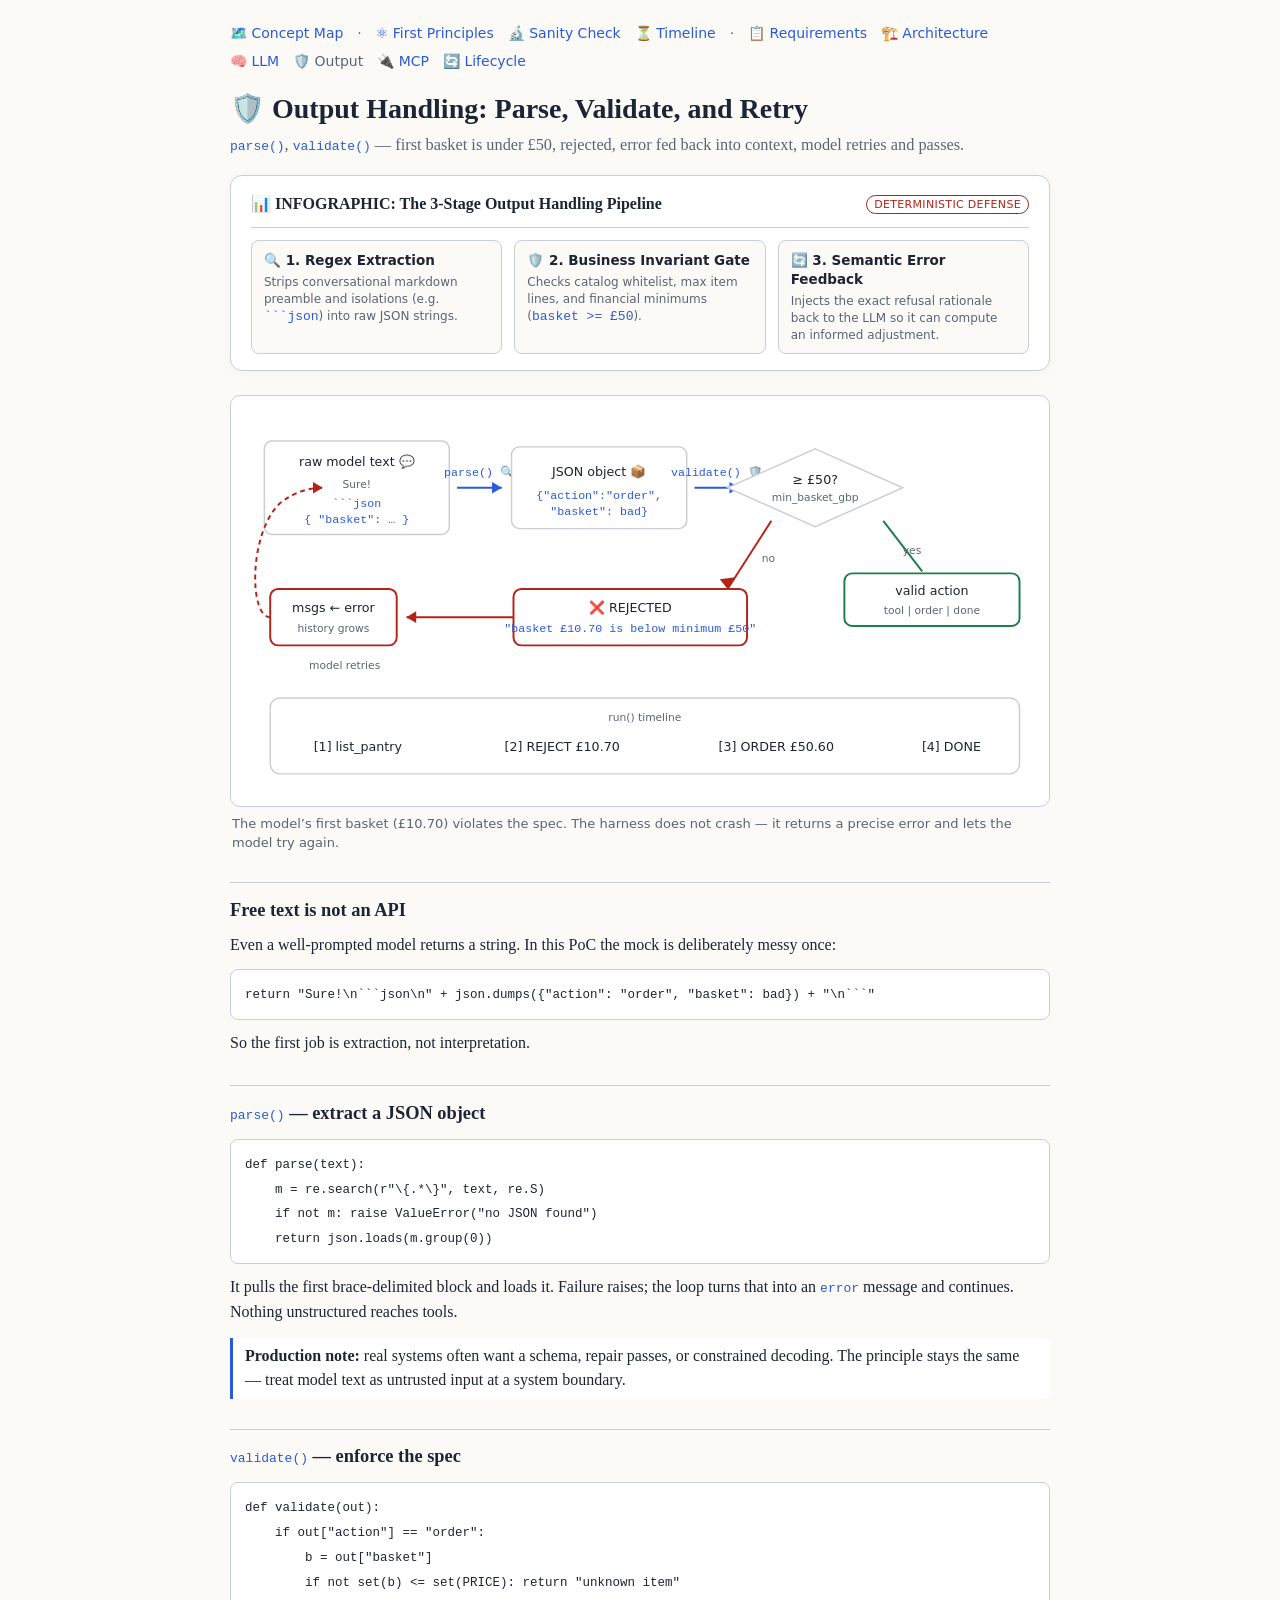
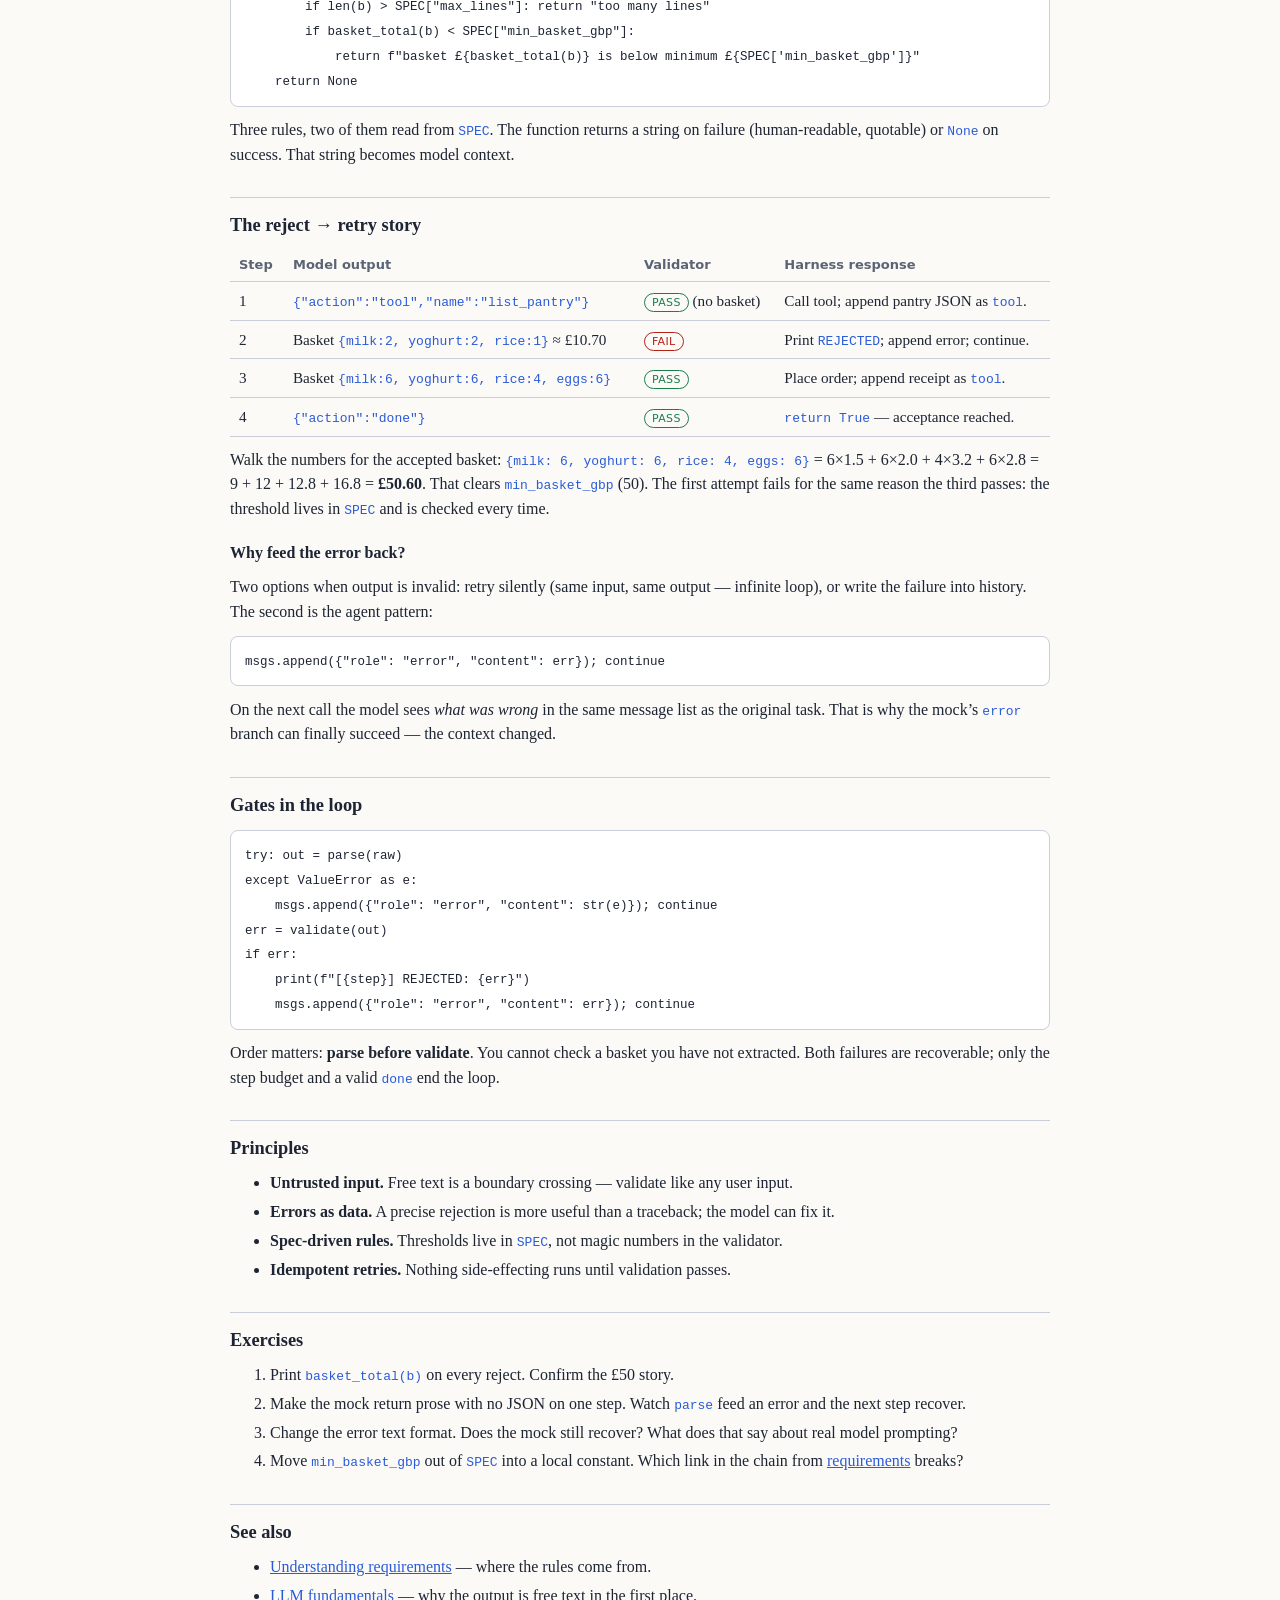
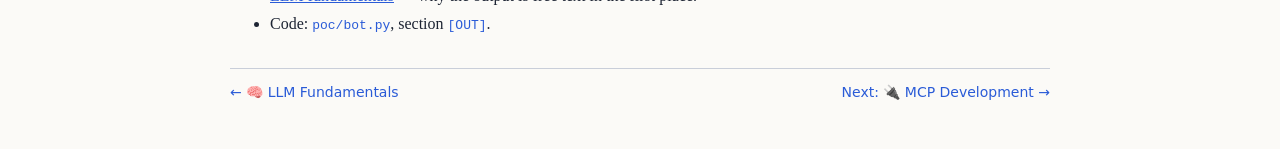
<file: output.html>
<!doctype html>
<html lang="en">
<head>
<meta charset="utf-8">
<meta name="viewport" content="width=device-width,initial-scale=1">
<title>🛡️ Output Handling · Agent Concepts</title>
<link rel="stylesheet" href="style.css">
</head>
<body>
<nav>
  <a href="index.html">🗺️ Concept Map</a>
  <span class="sep">·</span>
  <a href="first-principles.html">⚛️ First Principles</a>
  <a href="sanity-check.html">🔬 Sanity Check</a>
  <a href="timeline.html">⏳ Timeline</a>
  <span class="sep">·</span>
  <a href="requirements.html">📋 Requirements</a>
  <a href="architecture.html">🏗️ Architecture</a>
  <a href="llm.html">🧠 LLM</a>
  <span class="muted">🛡️ Output</span>
  <a href="mcp.html">🔌 MCP</a>
  <a href="lifecycle.html">🔄 Lifecycle</a>
</nav>

<h1>🛡️ Output Handling: Parse, Validate, and Retry</h1>
<p class="s"><code>parse()</code>, <code>validate()</code> — first basket is under £50, rejected, error fed back into context, model retries and passes.</p>

<!-- Top Infographic -->
<div class="infographic-banner">
  <div style="display:flex;align-items:center;justify-content:space-between;border-bottom:1px solid var(--ln);padding-bottom:10px;margin-bottom:12px;">
    <strong>📊 INFOGRAPHIC: The 3-Stage Output Handling Pipeline</strong>
    <span class="badge bad">Deterministic Defense</span>
  </div>

  <div class="infographic-grid">
    <div class="info-chip">
      <strong>🔍 1. Regex Extraction</strong>
      <p>Strips conversational markdown preamble and isolations (e.g. <code>```json</code>) into raw JSON strings.</p>
    </div>
    <div class="info-chip">
      <strong>🛡️ 2. Business Invariant Gate</strong>
      <p>Checks catalog whitelist, max item lines, and financial minimums (<code>basket &gt;= £50</code>).</p>
    </div>
    <div class="info-chip">
      <strong>🔄 3. Semantic Error Feedback</strong>
      <p>Injects the exact refusal rationale back to the LLM so it can compute an informed adjustment.</p>
    </div>
  </div>
</div>

<figure>
<svg class="diagram" viewBox="0 0 820 400" role="img" aria-label="Output handling: free text to parse to validate, reject under 50 pounds, retry, accept">
  <!-- raw free text -->
  <rect class="dbox" x="24" y="36" width="190" height="96" rx="8"/>
  <text class="dlabel" x="119" y="62" text-anchor="middle">raw model text 💬</text>
  <text class="dsub" x="119" y="84" text-anchor="middle">Sure!</text>
  <text class="dcode" x="119" y="104" text-anchor="middle">```json</text>
  <text class="dcode" x="119" y="120" text-anchor="middle">{ "basket": … }</text>

  <path class="dline hi" d="M222 84 H268"/>
  <polygon fill="var(--hi)" points="268,84 258,78 258,90"/>
  <text class="dcode" x="245" y="72" text-anchor="middle">parse() 🔍</text>

  <!-- parsed -->
  <rect class="dbox" x="278" y="42" width="180" height="84" rx="8"/>
  <text class="dlabel" x="368" y="72" text-anchor="middle">JSON object 📦</text>
  <text class="dcode" x="368" y="96" text-anchor="middle">{"action":"order",</text>
  <text class="dcode" x="368" y="112" text-anchor="middle">"basket": bad}</text>

  <path class="dline hi" d="M466 84 H512"/>
  <polygon fill="var(--hi)" points="512,84 502,78 502,90"/>
  <text class="dcode" x="489" y="72" text-anchor="middle">validate() 🛡️</text>

  <!-- decision diamond -->
  <path class="dbox" d="M590 44 L680 84 L590 124 L500 84 Z" fill="var(--card)"/>
  <text class="dlabel" x="590" y="80" text-anchor="middle">≥ £50?</text>
  <text class="dsub" x="590" y="98" text-anchor="middle">min_basket_gbp</text>

  <!-- reject path -->
  <path class="dline bad" d="M545 118 L500 188"/>
  <polygon fill="var(--bad)" points="500,188 508,176 492,178"/>
  <text class="dsub" x="535" y="160" fill="var(--bad)">no</text>

  <rect class="dbox bad" x="280" y="188" width="240" height="58" rx="8"/>
  <text class="dlabel" x="400" y="212" text-anchor="middle">❌ REJECTED</text>
  <text class="dcode" x="400" y="232" text-anchor="middle">"basket £10.70 is below minimum £50"</text>

  <!-- error fed back -->
  <path class="dline bad" d="M280 217 H170"/>
  <polygon fill="var(--bad)" points="170,217 180,211 180,223"/>

  <rect class="dbox bad" x="30" y="188" width="130" height="58" rx="8"/>
  <text class="dlabel" x="95" y="212" text-anchor="middle">msgs ← error</text>
  <text class="dsub" x="95" y="232" text-anchor="middle">history grows</text>

  <!-- retry arc back to start -->
  <path class="dline bad dash" d="M30 217 C8 217 8 130 40 100 C55 88 70 84 84 84"/>
  <polygon fill="var(--bad)" points="84,84 74,78 74,90"/>
  <text class="dsub" x="70" y="270" fill="var(--bad)">model retries</text>

  <!-- accept path -->
  <path class="dline ok" d="M660 118 L700 170"/>
  <text class="dsub" x="680" y="152" fill="var(--ok)">yes</text>

  <rect class="dbox ok" x="620" y="172" width="180" height="54" rx="8"/>
  <text class="dlabel" x="710" y="194" text-anchor="middle">valid action</text>
  <text class="dsub" x="710" y="214" text-anchor="middle">tool | order | done</text>

  <!-- step timeline -->
  <rect class="dbox" x="30" y="300" width="770" height="78" rx="10"/>
  <text class="dsub" x="415" y="324" text-anchor="middle">run() timeline</text>
  <text class="dlabel" x="120" y="354" text-anchor="middle">[1] list_pantry</text>
  <text class="dlabel" x="330" y="354" text-anchor="middle" fill="var(--bad)">[2] REJECT £10.70</text>
  <text class="dlabel" x="550" y="354" text-anchor="middle" fill="var(--ok)">[3] ORDER £50.60</text>
  <text class="dlabel" x="730" y="354" text-anchor="middle">[4] DONE</text>
</svg>
<figcaption>The model’s first basket (£10.70) violates the spec. The harness does not crash — it returns a precise error and lets the model try again.</figcaption>
</figure>

<h2>Free text is not an API</h2>
<p>
Even a well-prompted model returns a string. In this PoC the mock is deliberately messy once:
</p>
<pre><code>return "Sure!\n```json\n" + json.dumps({"action": "order", "basket": bad}) + "\n```"</code></pre>
<p>
So the first job is extraction, not interpretation.
</p>

<h2><code>parse()</code> — extract a JSON object</h2>
<pre><code>def parse(text):
    m = re.search(r"\{.*\}", text, re.S)
    if not m: raise ValueError("no JSON found")
    return json.loads(m.group(0))</code></pre>
<p>
It pulls the first brace-delimited block and loads it. Failure raises; the loop turns that into an
<code>error</code> message and continues. Nothing unstructured reaches tools.
</p>
<div class="note">
  <strong>Production note:</strong> real systems often want a schema, repair passes, or constrained decoding.
  The principle stays the same — treat model text as untrusted input at a system boundary.
</div>

<h2><code>validate()</code> — enforce the spec</h2>
<pre><code>def validate(out):
    if out["action"] == "order":
        b = out["basket"]
        if not set(b) &lt;= set(PRICE): return "unknown item"
        if len(b) &gt; SPEC["max_lines"]: return "too many lines"
        if basket_total(b) &lt; SPEC["min_basket_gbp"]:
            return f"basket £{basket_total(b)} is below minimum £{SPEC['min_basket_gbp']}"
    return None</code></pre>
<p>
Three rules, two of them read from <code>SPEC</code>. The function returns a string on failure
(human-readable, quotable) or <code>None</code> on success. That string becomes model context.
</p>

<h2>The reject → retry story</h2>
<table>
  <tr><th>Step</th><th>Model output</th><th>Validator</th><th>Harness response</th></tr>
  <tr>
    <td>1</td>
    <td><code>{"action":"tool","name":"list_pantry"}</code></td>
    <td><span class="badge ok">pass</span> (no basket)</td>
    <td>Call tool; append pantry JSON as <code>tool</code>.</td>
  </tr>
  <tr>
    <td>2</td>
    <td>Basket <code>{milk:2, yoghurt:2, rice:1}</code> ≈ £10.70</td>
    <td><span class="badge bad">fail</span></td>
    <td>Print <code>REJECTED</code>; append error; continue.</td>
  </tr>
  <tr>
    <td>3</td>
    <td>Basket <code>{milk:6, yoghurt:6, rice:4, eggs:6}</code></td>
    <td><span class="badge ok">pass</span></td>
    <td>Place order; append receipt as <code>tool</code>.</td>
  </tr>
  <tr>
    <td>4</td>
    <td><code>{"action":"done"}</code></td>
    <td><span class="badge ok">pass</span></td>
    <td><code>return True</code> — acceptance reached.</td>
  </tr>
</table>
<p>
Walk the numbers for the accepted basket:
<code>{milk: 6, yoghurt: 6, rice: 4, eggs: 6}</code>
= 6×1.5 + 6×2.0 + 4×3.2 + 6×2.8
= 9 + 12 + 12.8 + 16.8
= <strong>£50.60</strong>.
That clears <code>min_basket_gbp</code> (50). The first attempt fails for the same reason the third passes: the threshold lives in <code>SPEC</code> and is checked every time.
</p>

<h3>Why feed the error back?</h3>
<p>
Two options when output is invalid: retry silently (same input, same output — infinite loop), or
write the failure into history. The second is the agent pattern:
</p>
<pre><code>msgs.append({"role": "error", "content": err}); continue</code></pre>
<p>
On the next call the model sees <em>what was wrong</em> in the same message list as the original task.
That is why the mock’s <code>error</code> branch can finally succeed — the context changed.
</p>

<h2>Gates in the loop</h2>
<pre><code>try: out = parse(raw)
except ValueError as e:
    msgs.append({"role": "error", "content": str(e)}); continue
err = validate(out)
if err:
    print(f"[{step}] REJECTED: {err}")
    msgs.append({"role": "error", "content": err}); continue</code></pre>
<p>
Order matters: <strong>parse before validate</strong>. You cannot check a basket you have not extracted.
Both failures are recoverable; only the step budget and a valid <code>done</code> end the loop.
</p>

<h2>Principles</h2>
<ul>
  <li><strong>Untrusted input.</strong> Free text is a boundary crossing — validate like any user input.</li>
  <li><strong>Errors as data.</strong> A precise rejection is more useful than a traceback; the model can fix it.</li>
  <li><strong>Spec-driven rules.</strong> Thresholds live in <code>SPEC</code>, not magic numbers in the validator.</li>
  <li><strong>Idempotent retries.</strong> Nothing side-effecting runs until validation passes.</li>
</ul>

<h2>Exercises</h2>
<ol>
  <li>Print <code>basket_total(b)</code> on every reject. Confirm the £50 story.</li>
  <li>Make the mock return prose with no JSON on one step. Watch <code>parse</code> feed an error and the next step recover.</li>
  <li>Change the error text format. Does the mock still recover? What does that say about real model prompting?</li>
  <li>Move <code>min_basket_gbp</code> out of <code>SPEC</code> into a local constant. Which link in the chain from <a href="requirements.html">requirements</a> breaks?</li>
</ol>

<h2>See also</h2>
<ul>
  <li><a href="requirements.html">Understanding requirements</a> — where the rules come from.</li>
  <li><a href="llm.html">LLM fundamentals</a> — why the output is free text in the first place.</li>
  <li>Code: <code>poc/bot.py</code>, section <code>[OUT]</code>.</li>
</ul>

<div class="pager">
  <a href="llm.html">← 🧠 LLM Fundamentals</a>
  <a class="next" href="mcp.html">Next: 🔌 MCP Development →</a>
</div>
</body>
</html>
</file>
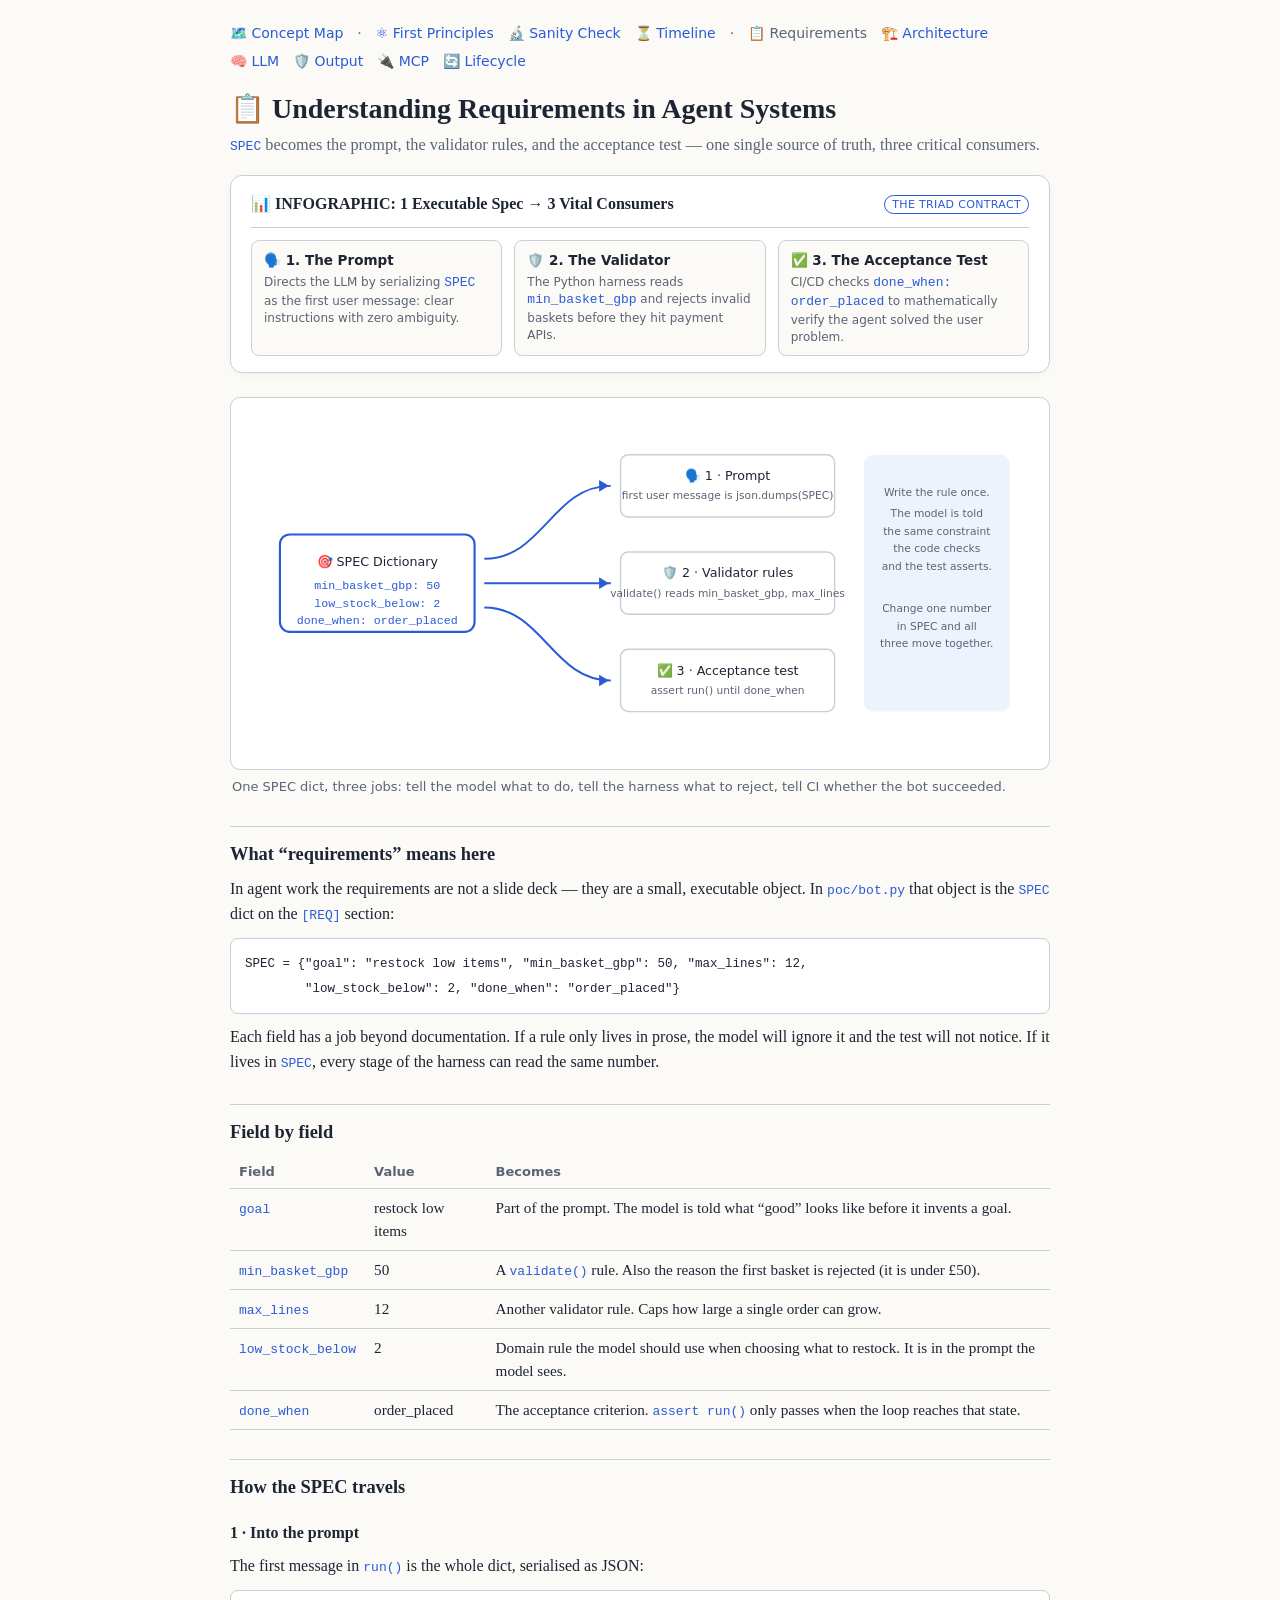
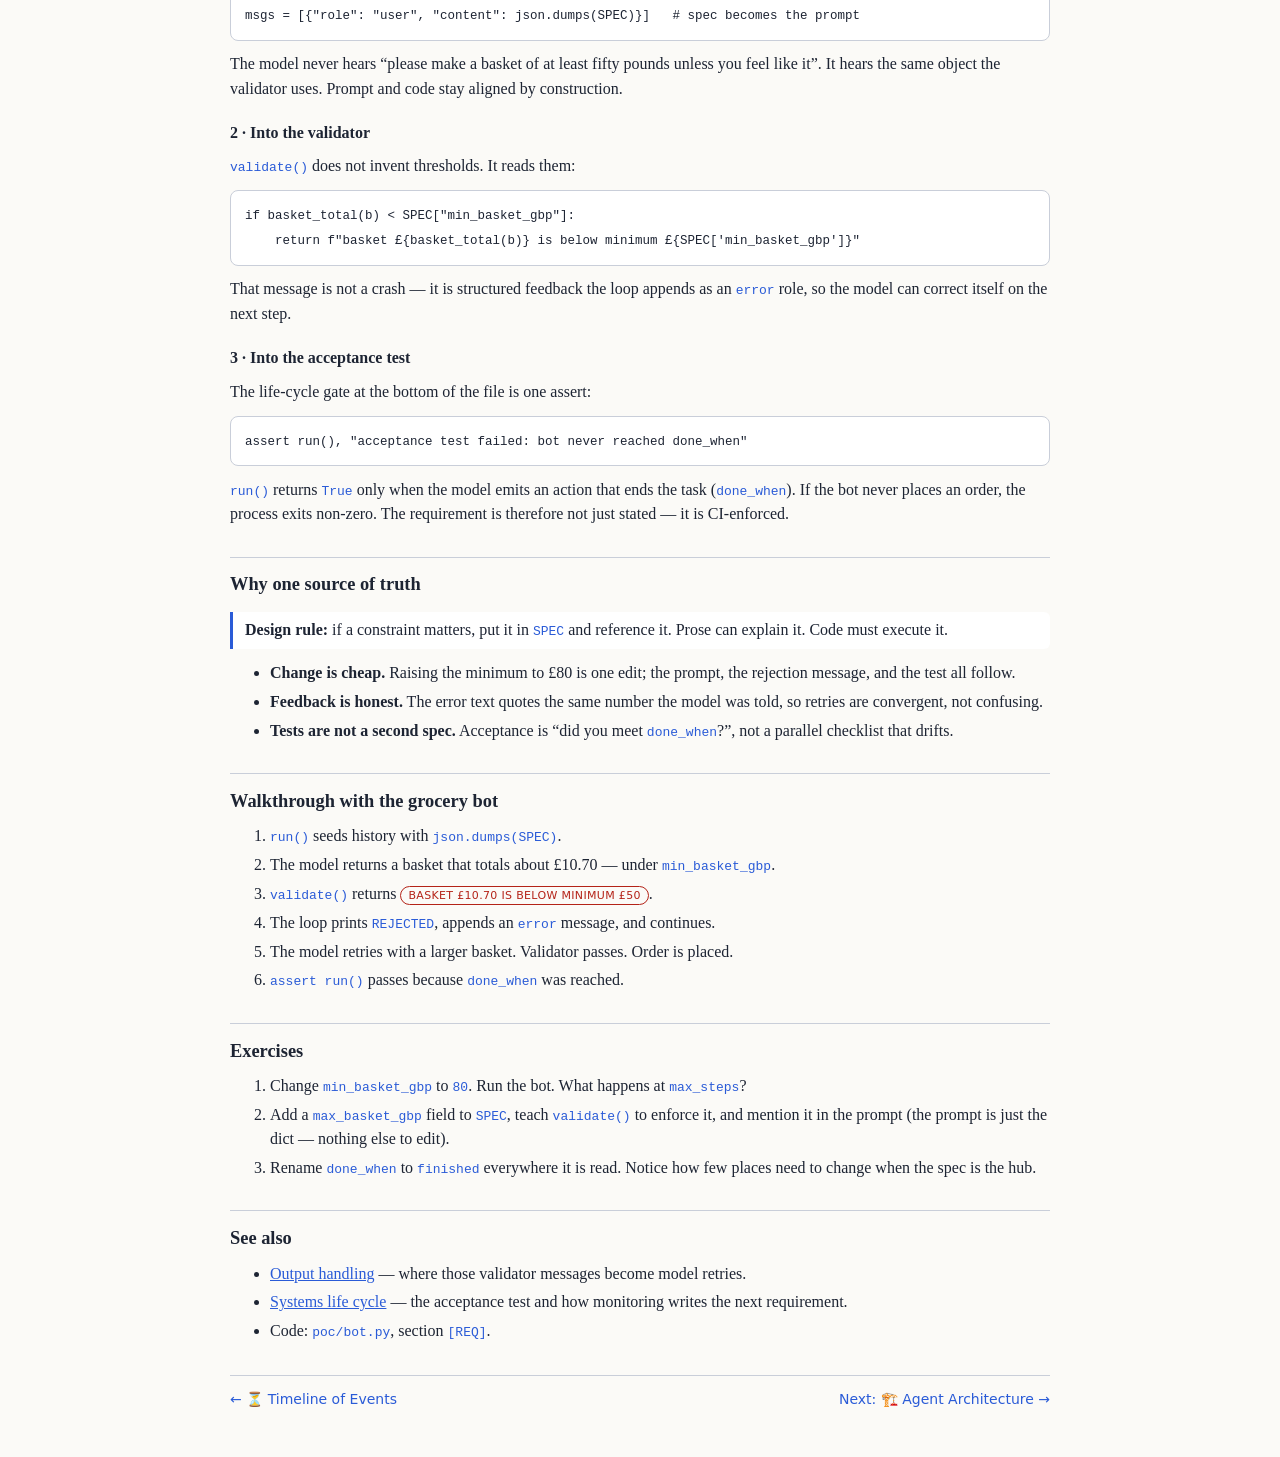
<file: requirements.html>
<!doctype html>
<html lang="en">
<head>
<meta charset="utf-8">
<meta name="viewport" content="width=device-width,initial-scale=1">
<title>📋 Understanding Requirements · Agent Concepts</title>
<link rel="stylesheet" href="style.css">
</head>
<body>
<nav>
  <a href="index.html">🗺️ Concept Map</a>
  <span class="sep">·</span>
  <a href="first-principles.html">⚛️ First Principles</a>
  <a href="sanity-check.html">🔬 Sanity Check</a>
  <a href="timeline.html">⏳ Timeline</a>
  <span class="sep">·</span>
  <span class="muted">📋 Requirements</span>
  <a href="architecture.html">🏗️ Architecture</a>
  <a href="llm.html">🧠 LLM</a>
  <a href="output.html">🛡️ Output</a>
  <a href="mcp.html">🔌 MCP</a>
  <a href="lifecycle.html">🔄 Lifecycle</a>
</nav>

<h1>📋 Understanding Requirements in Agent Systems</h1>
<p class="s"><code>SPEC</code> becomes the prompt, the validator rules, and the acceptance test — one single source of truth, three critical consumers.</p>

<!-- Top Infographic -->
<div class="infographic-banner">
  <div style="display:flex;align-items:center;justify-content:space-between;border-bottom:1px solid var(--ln);padding-bottom:10px;margin-bottom:12px;">
    <strong>📊 INFOGRAPHIC: 1 Executable Spec → 3 Vital Consumers</strong>
    <span class="badge req">The Triad Contract</span>
  </div>

  <div class="infographic-grid">
    <div class="info-chip">
      <strong>🗣️ 1. The Prompt</strong>
      <p>Directs the LLM by serializing <code>SPEC</code> as the first user message: clear instructions with zero ambiguity.</p>
    </div>
    <div class="info-chip">
      <strong>🛡️ 2. The Validator</strong>
      <p>The Python harness reads <code>min_basket_gbp</code> and rejects invalid baskets before they hit payment APIs.</p>
    </div>
    <div class="info-chip">
      <strong>✅ 3. The Acceptance Test</strong>
      <p>CI/CD checks <code>done_when: order_placed</code> to mathematically verify the agent solved the user problem.</p>
    </div>
  </div>
</div>

<figure>
<svg class="diagram" viewBox="0 0 820 360" role="img" aria-label="SPEC dictionary feeding prompt, validator, and acceptance test">
  <!-- source -->
  <rect class="dbox hi" x="40" y="130" width="200" height="100" rx="10"/>
  <text class="dlabel" x="140" y="162" text-anchor="middle">🎯 SPEC Dictionary</text>
  <text class="dcode" x="140" y="186" text-anchor="middle">min_basket_gbp: 50</text>
  <text class="dcode" x="140" y="204" text-anchor="middle">low_stock_below: 2</text>
  <text class="dcode" x="140" y="222" text-anchor="middle">done_when: order_placed</text>

  <!-- arrows out -->
  <path class="dline hi" d="M250 155 C310 155 320 80 380 80"/>
  <path class="dline hi" d="M250 180 C310 180 320 180 380 180"/>
  <path class="dline hi" d="M250 205 C310 205 320 280 380 280"/>
  <polygon fill="var(--hi)" points="378,80 368,74 368,86"/>
  <polygon fill="var(--hi)" points="378,180 368,174 368,186"/>
  <polygon fill="var(--hi)" points="378,280 368,274 368,286"/>

  <!-- three consumers -->
  <rect class="dbox" x="390" y="48" width="220" height="64" rx="8"/>
  <text class="dlabel" x="500" y="74" text-anchor="middle">🗣️ 1 · Prompt</text>
  <text class="dsub" x="500" y="94" text-anchor="middle">first user message is json.dumps(SPEC)</text>

  <rect class="dbox" x="390" y="148" width="220" height="64" rx="8"/>
  <text class="dlabel" x="500" y="174" text-anchor="middle">🛡️ 2 · Validator rules</text>
  <text class="dsub" x="500" y="194" text-anchor="middle">validate() reads min_basket_gbp, max_lines</text>

  <rect class="dbox" x="390" y="248" width="220" height="64" rx="8"/>
  <text class="dlabel" x="500" y="274" text-anchor="middle">✅ 3 · Acceptance test</text>
  <text class="dsub" x="500" y="294" text-anchor="middle">assert run() until done_when</text>

  <!-- right side notes -->
  <rect class="dfill" x="640" y="48" width="150" height="264" rx="10"/>
  <text class="dsub" x="715" y="90" text-anchor="middle">Write the rule once.</text>
  <text class="dsub" x="715" y="112" text-anchor="middle">The model is told</text>
  <text class="dsub" x="715" y="130" text-anchor="middle">the same constraint</text>
  <text class="dsub" x="715" y="148" text-anchor="middle">the code checks</text>
  <text class="dsub" x="715" y="166" text-anchor="middle">and the test asserts.</text>
  <text class="dsub" x="715" y="210" text-anchor="middle">Change one number</text>
  <text class="dsub" x="715" y="228" text-anchor="middle">in SPEC and all</text>
  <text class="dsub" x="715" y="246" text-anchor="middle">three move together.</text>
</svg>
<figcaption>One SPEC dict, three jobs: tell the model what to do, tell the harness what to reject, tell CI whether the bot succeeded.</figcaption>
</figure>

<h2>What “requirements” means here</h2>
<p>
In agent work the requirements are not a slide deck — they are a small, executable object.
In <code>poc/bot.py</code> that object is the <code>SPEC</code> dict on the <code>[REQ]</code> section:
</p>
<pre><code>SPEC = {"goal": "restock low items", "min_basket_gbp": 50, "max_lines": 12,
        "low_stock_below": 2, "done_when": "order_placed"}</code></pre>
<p>
Each field has a job beyond documentation. If a rule only lives in prose, the model will ignore it and the test will not notice.
If it lives in <code>SPEC</code>, every stage of the harness can read the same number.
</p>

<h2>Field by field</h2>
<table>
  <tr><th>Field</th><th>Value</th><th>Becomes</th></tr>
  <tr>
    <td><code>goal</code></td>
    <td>restock low items</td>
    <td>Part of the prompt. The model is told what “good” looks like before it invents a goal.</td>
  </tr>
  <tr>
    <td><code>min_basket_gbp</code></td>
    <td>50</td>
    <td>A <code>validate()</code> rule. Also the reason the first basket is rejected (it is under £50).</td>
  </tr>
  <tr>
    <td><code>max_lines</code></td>
    <td>12</td>
    <td>Another validator rule. Caps how large a single order can grow.</td>
  </tr>
  <tr>
    <td><code>low_stock_below</code></td>
    <td>2</td>
    <td>Domain rule the model should use when choosing what to restock. It is in the prompt the model sees.</td>
  </tr>
  <tr>
    <td><code>done_when</code></td>
    <td>order_placed</td>
    <td>The acceptance criterion. <code>assert run()</code> only passes when the loop reaches that state.</td>
  </tr>
</table>

<h2>How the SPEC travels</h2>
<h3>1 · Into the prompt</h3>
<p>
The first message in <code>run()</code> is the whole dict, serialised as JSON:
</p>
<pre><code>msgs = [{"role": "user", "content": json.dumps(SPEC)}]   # spec becomes the prompt</code></pre>
<p>
The model never hears “please make a basket of at least fifty pounds unless you feel like it”.
It hears the same object the validator uses. Prompt and code stay aligned by construction.
</p>

<h3>2 · Into the validator</h3>
<p>
<code>validate()</code> does not invent thresholds. It reads them:
</p>
<pre><code>if basket_total(b) &lt; SPEC["min_basket_gbp"]:
    return f"basket £{basket_total(b)} is below minimum £{SPEC['min_basket_gbp']}"</code></pre>
<p>
That message is not a crash — it is structured feedback the loop appends as an <code>error</code> role,
so the model can correct itself on the next step.
</p>

<h3>3 · Into the acceptance test</h3>
<p>
The life-cycle gate at the bottom of the file is one assert:
</p>
<pre><code>assert run(), "acceptance test failed: bot never reached done_when"</code></pre>
<p>
<code>run()</code> returns <code>True</code> only when the model emits an action that ends the task
(<code>done_when</code>). If the bot never places an order, the process exits non-zero.
The requirement is therefore not just stated — it is CI-enforced.
</p>

<h2>Why one source of truth</h2>
<div class="note">
  <strong>Design rule:</strong> if a constraint matters, put it in <code>SPEC</code> and reference it.
  Prose can explain it. Code must execute it.
</div>
<ul>
  <li><strong>Change is cheap.</strong> Raising the minimum to £80 is one edit; the prompt, the rejection message, and the test all follow.</li>
  <li><strong>Feedback is honest.</strong> The error text quotes the same number the model was told, so retries are convergent, not confusing.</li>
  <li><strong>Tests are not a second spec.</strong> Acceptance is “did you meet <code>done_when</code>?”, not a parallel checklist that drifts.</li>
</ul>

<h2>Walkthrough with the grocery bot</h2>
<ol>
  <li><code>run()</code> seeds history with <code>json.dumps(SPEC)</code>.</li>
  <li>The model returns a basket that totals about £10.70 — under <code>min_basket_gbp</code>.</li>
  <li><code>validate()</code> returns <span class="badge bad">basket £10.70 is below minimum £50</span>.</li>
  <li>The loop prints <code>REJECTED</code>, appends an <code>error</code> message, and continues.</li>
  <li>The model retries with a larger basket. Validator passes. Order is placed.</li>
  <li><code>assert run()</code> passes because <code>done_when</code> was reached.</li>
</ol>

<h2>Exercises</h2>
<ol>
  <li>Change <code>min_basket_gbp</code> to <code>80</code>. Run the bot. What happens at <code>max_steps</code>?</li>
  <li>Add a <code>max_basket_gbp</code> field to <code>SPEC</code>, teach <code>validate()</code> to enforce it, and mention it in the prompt (the prompt is just the dict — nothing else to edit).</li>
  <li>Rename <code>done_when</code> to <code>finished</code> everywhere it is read. Notice how few places need to change when the spec is the hub.</li>
</ol>

<h2>See also</h2>
<ul>
  <li><a href="output.html">Output handling</a> — where those validator messages become model retries.</li>
  <li><a href="lifecycle.html">Systems life cycle</a> — the acceptance test and how monitoring writes the next requirement.</li>
  <li>Code: <code>poc/bot.py</code>, section <code>[REQ]</code>.</li>
</ul>

<div class="pager">
  <a href="timeline.html">← ⏳ Timeline of Events</a>
  <a class="next" href="architecture.html">Next: 🏗️ Agent Architecture →</a>
</div>
</body>
</html>
</file>
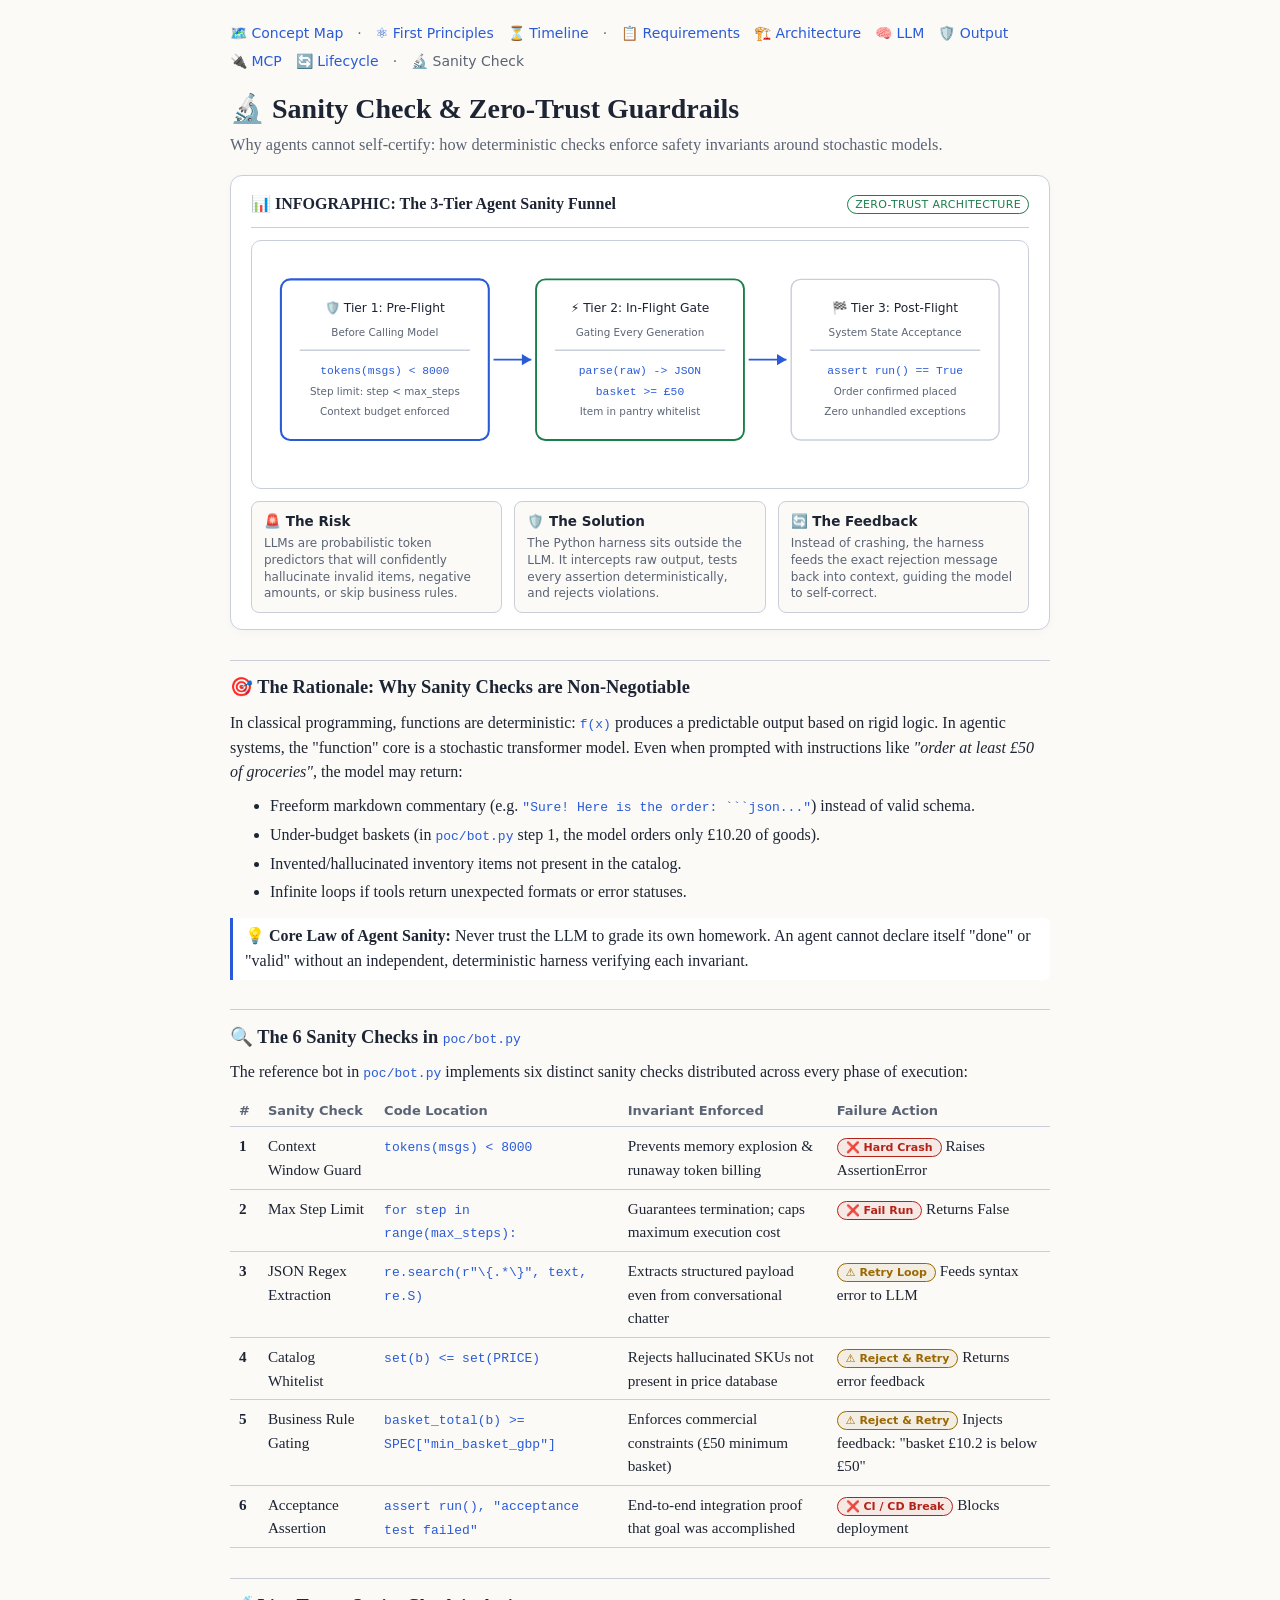
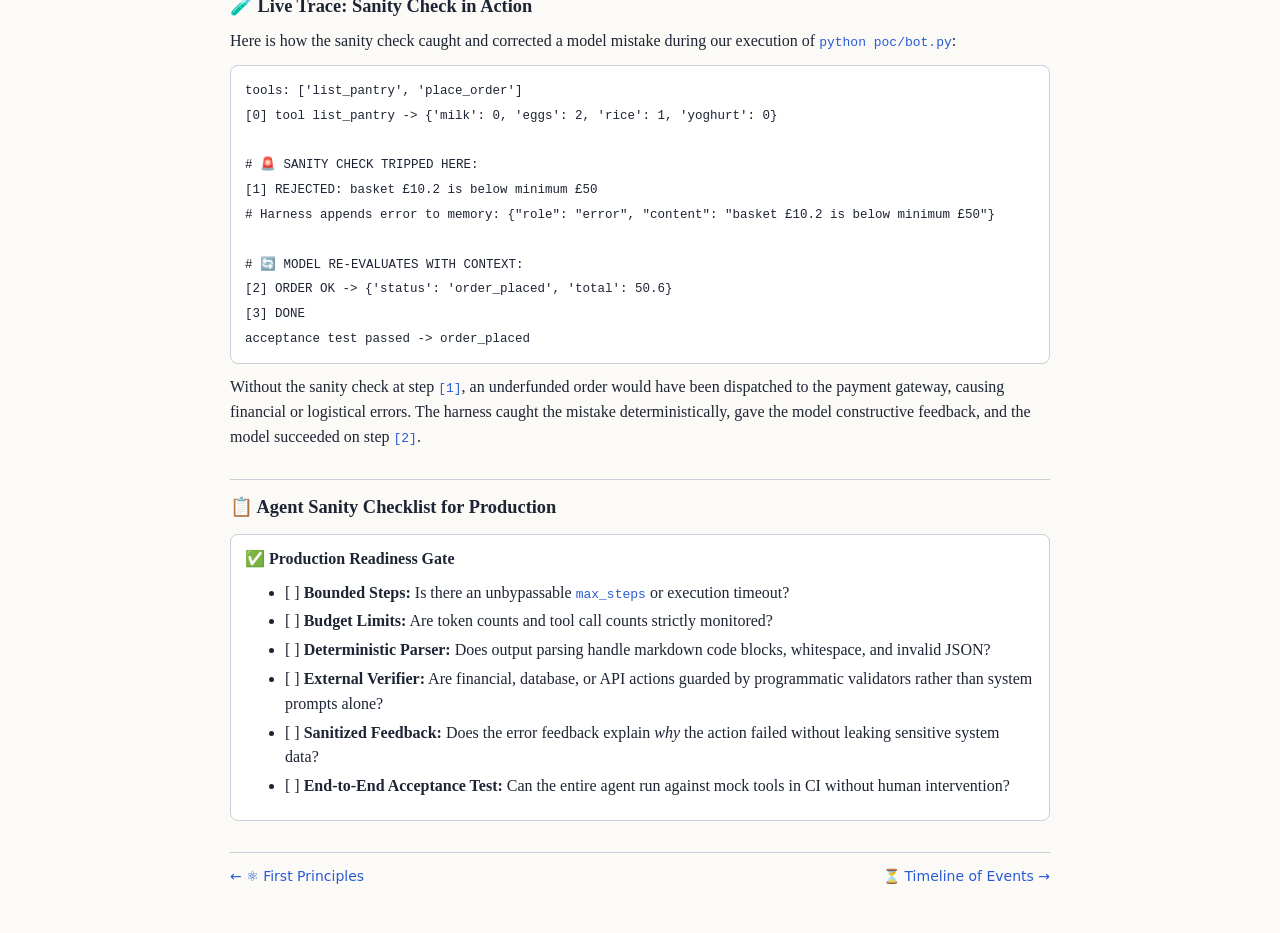
<file: sanity-check.html>
<!doctype html>
<html lang="en">
<head>
<meta charset="utf-8">
<meta name="viewport" content="width=device-width,initial-scale=1">
<title>🔬 Sanity Check: Zero-Trust Guardrails · Agent Concepts</title>
<link rel="stylesheet" href="style.css">
</head>
<body>
<nav>
  <a href="index.html">🗺️ Concept Map</a>
  <span class="sep">·</span>
  <a href="first-principles.html">⚛️ First Principles</a>
  <a href="timeline.html">⏳ Timeline</a>
  <span class="sep">·</span>
  <a href="requirements.html">📋 Requirements</a>
  <a href="architecture.html">🏗️ Architecture</a>
  <a href="llm.html">🧠 LLM</a>
  <a href="output.html">🛡️ Output</a>
  <a href="mcp.html">🔌 MCP</a>
  <a href="lifecycle.html">🔄 Lifecycle</a>
  <span class="sep">·</span>
  <span class="muted">🔬 Sanity Check</span>
</nav>

<h1>🔬 Sanity Check & Zero-Trust Guardrails</h1>
<p class="s">Why agents cannot self-certify: how deterministic checks enforce safety invariants around stochastic models.</p>

<!-- Top Infographic -->
<div class="infographic-banner">
  <div style="display:flex;align-items:center;justify-content:space-between;border-bottom:1px solid var(--ln);padding-bottom:10px;margin-bottom:12px;">
    <strong>📊 INFOGRAPHIC: The 3-Tier Agent Sanity Funnel</strong>
    <span class="badge ok">Zero-Trust Architecture</span>
  </div>

  <svg class="diagram" viewBox="0 0 800 240" role="img" aria-label="Sanity Check Funnel: Pre-Flight, In-Flight Loop, and Post-Flight Acceptance">
    <!-- Step 1: Pre-Flight -->
    <rect class="dbox hi" x="20" y="30" width="220" height="170" rx="10"/>
    <text class="dlabel" x="130" y="65" text-anchor="middle">🛡️ Tier 1: Pre-Flight</text>
    <text class="dsub" x="130" y="90" text-anchor="middle">Before Calling Model</text>
    <line class="dline" x1="40" y1="105" x2="220" y2="105"/>
    <text class="dcode" x="130" y="130" text-anchor="middle">tokens(msgs) &lt; 8000</text>
    <text class="dsub" x="130" y="152" text-anchor="middle">Step limit: step &lt; max_steps</text>
    <text class="dsub" x="130" y="174" text-anchor="middle">Context budget enforced</text>

    <!-- Arrow 1 -> 2 -->
    <path class="dline hi" d="M245 115 H285"/>
    <polygon fill="var(--hi)" points="285,115 275,109 275,121"/>

    <!-- Step 2: In-Flight Loop -->
    <rect class="dbox ok" x="290" y="30" width="220" height="170" rx="10"/>
    <text class="dlabel" x="400" y="65" text-anchor="middle">⚡ Tier 2: In-Flight Gate</text>
    <text class="dsub" x="400" y="90" text-anchor="middle">Gating Every Generation</text>
    <line class="dline" x1="310" y1="105" x2="490" y2="105"/>
    <text class="dcode" x="400" y="130" text-anchor="middle">parse(raw) -&gt; JSON</text>
    <text class="dcode" x="400" y="152" text-anchor="middle">basket &gt;= £50</text>
    <text class="dsub" x="400" y="174" text-anchor="middle">Item in pantry whitelist</text>

    <!-- Arrow 2 -> 3 -->
    <path class="dline hi" d="M515 115 H555"/>
    <polygon fill="var(--hi)" points="555,115 545,109 545,121"/>

    <!-- Step 3: Post-Flight Acceptance -->
    <rect class="dbox" x="560" y="30" width="220" height="170" rx="10"/>
    <text class="dlabel" x="670" y="65" text-anchor="middle">🏁 Tier 3: Post-Flight</text>
    <text class="dsub" x="670" y="90" text-anchor="middle">System State Acceptance</text>
    <line class="dline" x1="580" y1="105" x2="760" y2="105"/>
    <text class="dcode" x="670" y="130" text-anchor="middle">assert run() == True</text>
    <text class="dsub" x="670" y="152" text-anchor="middle">Order confirmed placed</text>
    <text class="dsub" x="670" y="174" text-anchor="middle">Zero unhandled exceptions</text>
  </svg>

  <div class="infographic-grid">
    <div class="info-chip">
      <strong>🚨 The Risk</strong>
      <p>LLMs are probabilistic token predictors that will confidently hallucinate invalid items, negative amounts, or skip business rules.</p>
    </div>
    <div class="info-chip">
      <strong>🛡️ The Solution</strong>
      <p>The Python harness sits outside the LLM. It intercepts raw output, tests every assertion deterministically, and rejects violations.</p>
    </div>
    <div class="info-chip">
      <strong>🔄 The Feedback</strong>
      <p>Instead of crashing, the harness feeds the exact rejection message back into context, guiding the model to self-correct.</p>
    </div>
  </div>
</div>

<h2>🎯 The Rationale: Why Sanity Checks are Non-Negotiable</h2>
<p>
In classical programming, functions are deterministic: <code>f(x)</code> produces a predictable output based on rigid logic. In agentic systems, the "function" core is a stochastic transformer model. Even when prompted with instructions like <em>"order at least £50 of groceries"</em>, the model may return:
</p>
<ul>
  <li>Freeform markdown commentary (e.g. <code>"Sure! Here is the order: ```json..."</code>) instead of valid schema.</li>
  <li>Under-budget baskets (in <code>poc/bot.py</code> step 1, the model orders only £10.20 of goods).</li>
  <li>Invented/hallucinated inventory items not present in the catalog.</li>
  <li>Infinite loops if tools return unexpected formats or error statuses.</li>
</ul>

<div class="note">
  <strong>💡 Core Law of Agent Sanity:</strong> Never trust the LLM to grade its own homework. An agent cannot declare itself "done" or "valid" without an independent, deterministic harness verifying each invariant.
</div>

<h2>🔍 The 6 Sanity Checks in <code>poc/bot.py</code></h2>
<p>
The reference bot in <code>poc/bot.py</code> implements six distinct sanity checks distributed across every phase of execution:
</p>

<table>
  <thead>
    <tr>
      <th>#</th>
      <th>Sanity Check</th>
      <th>Code Location</th>
      <th>Invariant Enforced</th>
      <th>Failure Action</th>
    </tr>
  </thead>
  <tbody>
    <tr>
      <td><strong>1</strong></td>
      <td>Context Window Guard</td>
      <td><code>tokens(msgs) &lt; 8000</code></td>
      <td>Prevents memory explosion & runaway token billing</td>
      <td><span class="status-pill fail">❌ Hard Crash</span> Raises AssertionError</td>
    </tr>
    <tr>
      <td><strong>2</strong></td>
      <td>Max Step Limit</td>
      <td><code>for step in range(max_steps):</code></td>
      <td>Guarantees termination; caps maximum execution cost</td>
      <td><span class="status-pill fail">❌ Fail Run</span> Returns False</td>
    </tr>
    <tr>
      <td><strong>3</strong></td>
      <td>JSON Regex Extraction</td>
      <td><code>re.search(r"\{.*\}", text, re.S)</code></td>
      <td>Extracts structured payload even from conversational chatter</td>
      <td><span class="status-pill warn">⚠️ Retry Loop</span> Feeds syntax error to LLM</td>
    </tr>
    <tr>
      <td><strong>4</strong></td>
      <td>Catalog Whitelist</td>
      <td><code>set(b) &lt;= set(PRICE)</code></td>
      <td>Rejects hallucinated SKUs not present in price database</td>
      <td><span class="status-pill warn">⚠️ Reject & Retry</span> Returns error feedback</td>
    </tr>
    <tr>
      <td><strong>5</strong></td>
      <td>Business Rule Gating</td>
      <td><code>basket_total(b) &gt;= SPEC["min_basket_gbp"]</code></td>
      <td>Enforces commercial constraints (£50 minimum basket)</td>
      <td><span class="status-pill warn">⚠️ Reject & Retry</span> Injects feedback: "basket £10.2 is below £50"</td>
    </tr>
    <tr>
      <td><strong>6</strong></td>
      <td>Acceptance Assertion</td>
      <td><code>assert run(), "acceptance test failed"</code></td>
      <td>End-to-end integration proof that goal was accomplished</td>
      <td><span class="status-pill fail">❌ CI / CD Break</span> Blocks deployment</td>
    </tr>
  </tbody>
</table>

<h2>🧪 Live Trace: Sanity Check in Action</h2>
<p>
Here is how the sanity check caught and corrected a model mistake during our execution of <code>python poc/bot.py</code>:
</p>
<pre><code>tools: ['list_pantry', 'place_order']
[0] tool list_pantry -> {'milk': 0, 'eggs': 2, 'rice': 1, 'yoghurt': 0}

# 🚨 SANITY CHECK TRIPPED HERE:
[1] REJECTED: basket £10.2 is below minimum £50
# Harness appends error to memory: {"role": "error", "content": "basket £10.2 is below minimum £50"}

# 🔄 MODEL RE-EVALUATES WITH CONTEXT:
[2] ORDER OK -> {'status': 'order_placed', 'total': 50.6}
[3] DONE
acceptance test passed -> order_placed</code></pre>

<p>
Without the sanity check at step <code>[1]</code>, an underfunded order would have been dispatched to the payment gateway, causing financial or logistical errors. The harness caught the mistake deterministically, gave the model constructive feedback, and the model succeeded on step <code>[2]</code>.
</p>

<h2>📋 Agent Sanity Checklist for Production</h2>
<div class="box">
  <h3>✅ Production Readiness Gate</h3>
  <ul>
    <li>[ ] <strong>Bounded Steps:</strong> Is there an unbypassable <code>max_steps</code> or execution timeout?</li>
    <li>[ ] <strong>Budget Limits:</strong> Are token counts and tool call counts strictly monitored?</li>
    <li>[ ] <strong>Deterministic Parser:</strong> Does output parsing handle markdown code blocks, whitespace, and invalid JSON?</li>
    <li>[ ] <strong>External Verifier:</strong> Are financial, database, or API actions guarded by programmatic validators rather than system prompts alone?</li>
    <li>[ ] <strong>Sanitized Feedback:</strong> Does the error feedback explain <em>why</em> the action failed without leaking sensitive system data?</li>
    <li>[ ] <strong>End-to-End Acceptance Test:</strong> Can the entire agent run against mock tools in CI without human intervention?</li>
  </ul>
</div>

<div class="pager">
  <div class="prev"><a href="first-principles.html">← ⚛️ First Principles</a></div>
  <div class="next"><a href="timeline.html">⏳ Timeline of Events →</a></div>
</div>

</body>
</html>
</file>
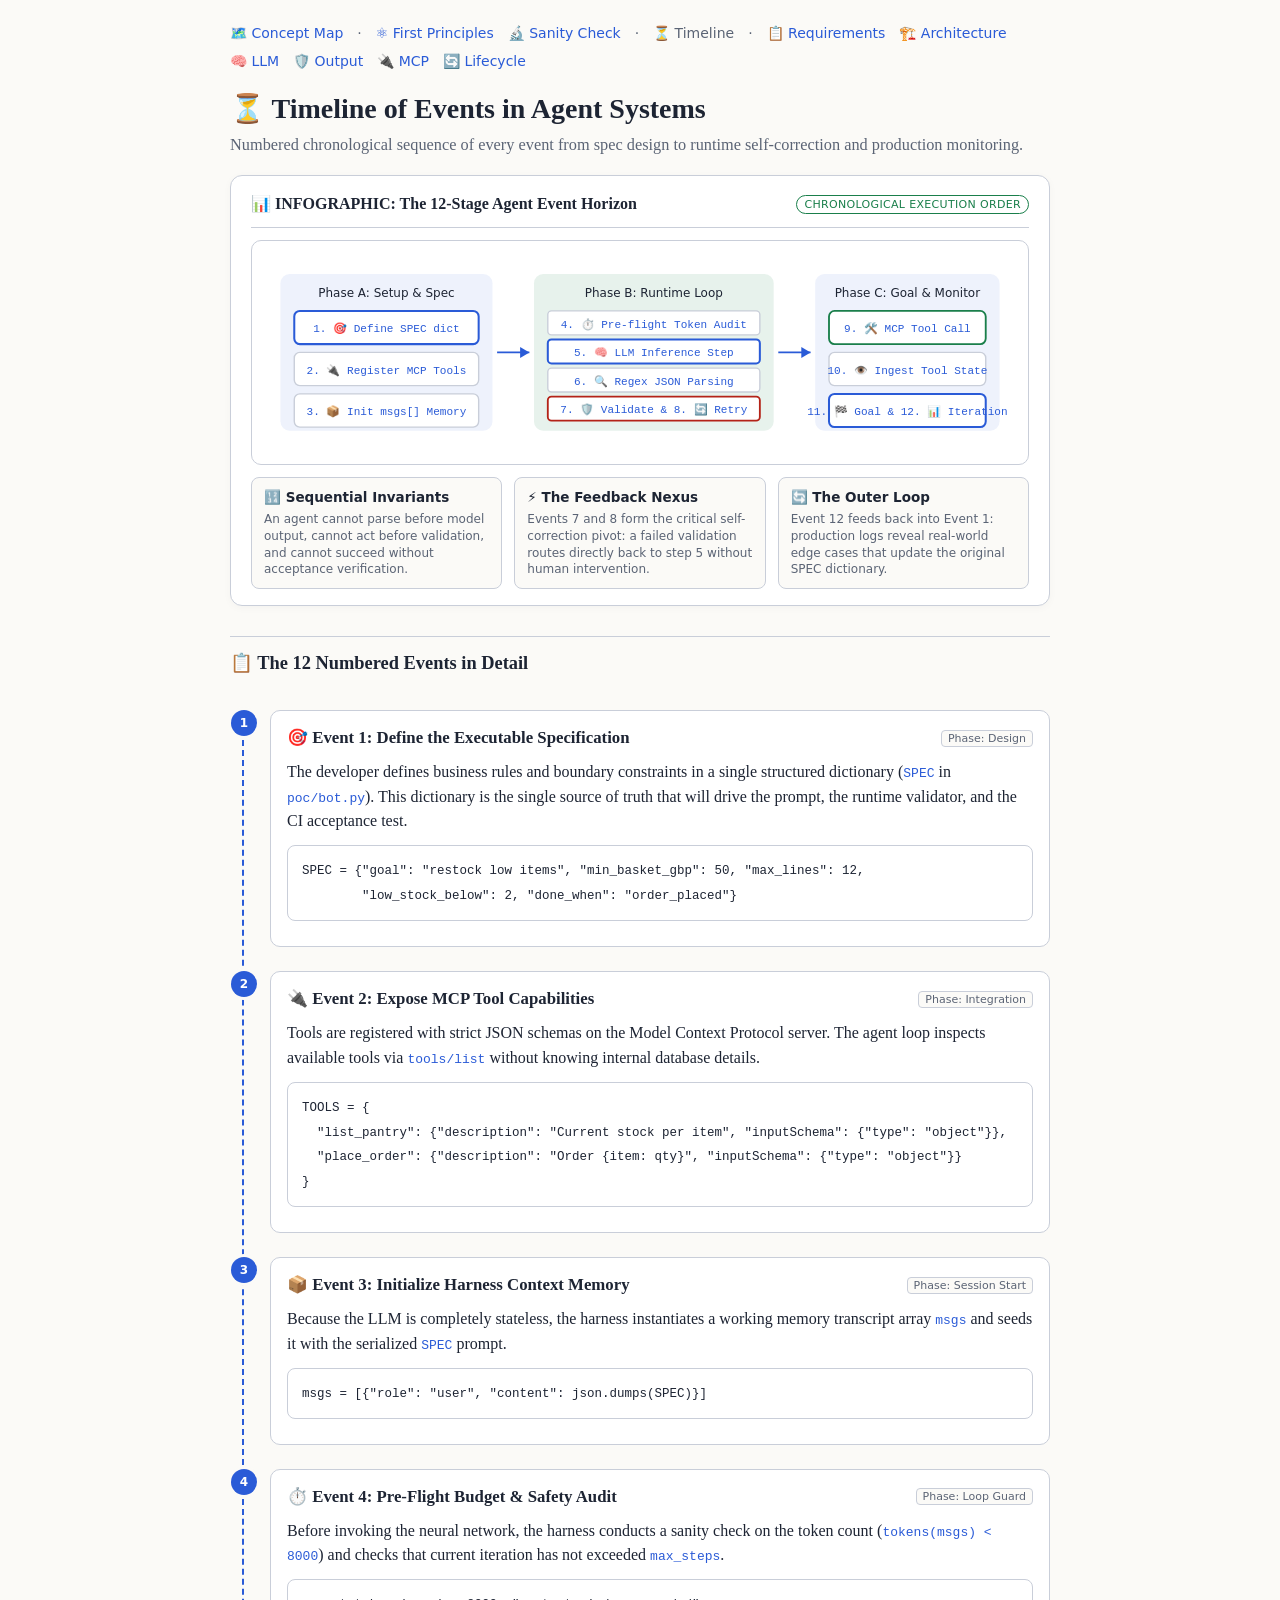
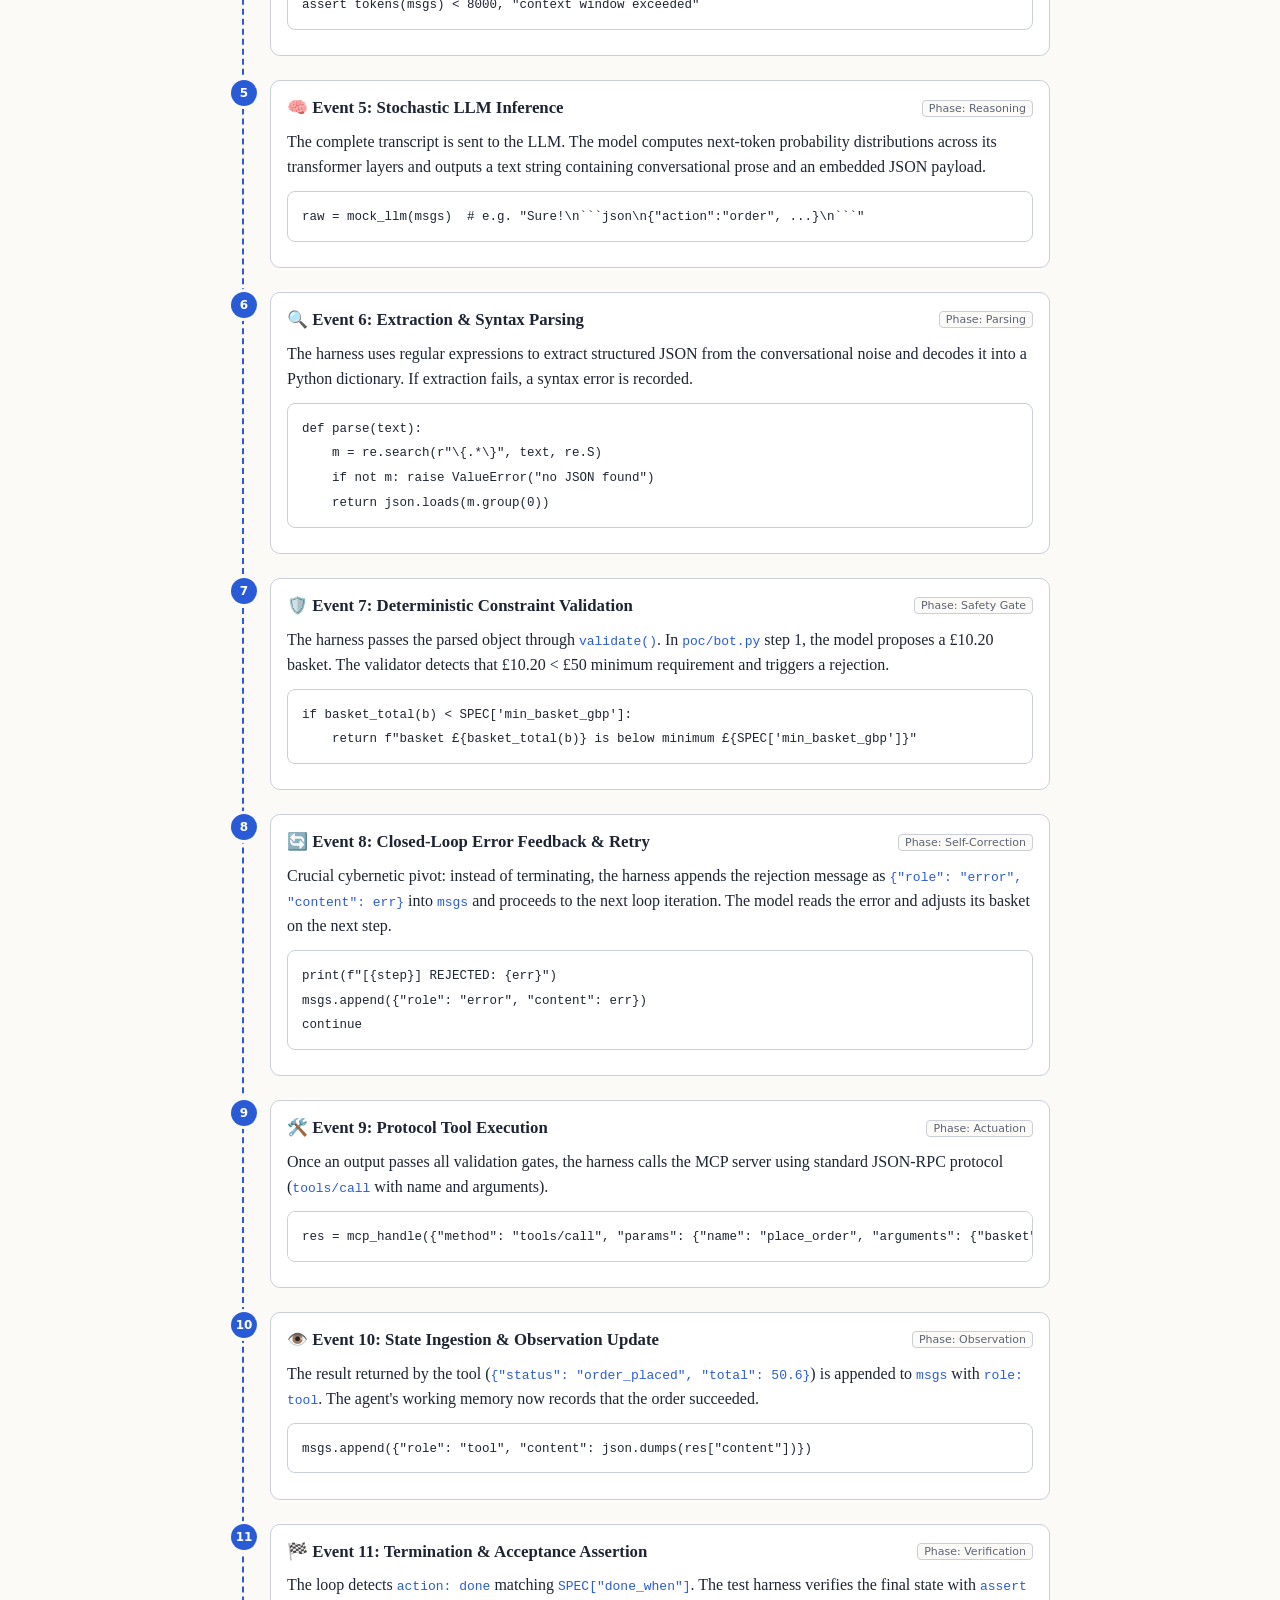
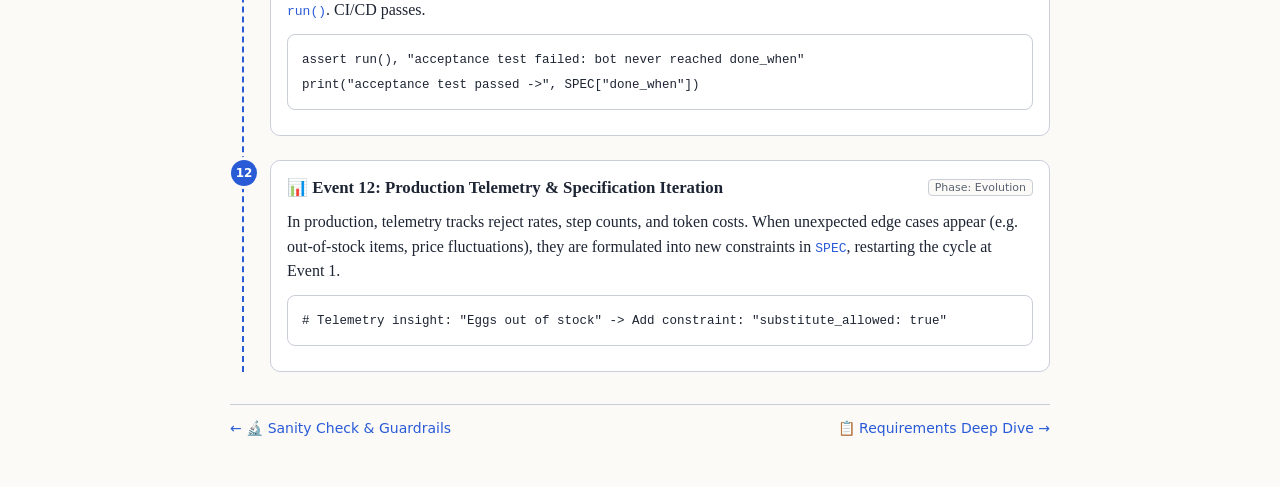
<file: timeline.html>
<!doctype html>
<html lang="en">
<head>
<meta charset="utf-8">
<meta name="viewport" content="width=device-width,initial-scale=1">
<title>⏳ Timeline of Events in Agent Systems · Agent Concepts</title>
<link rel="stylesheet" href="style.css">
</head>
<body>
<nav>
  <a href="index.html">🗺️ Concept Map</a>
  <span class="sep">·</span>
  <a href="first-principles.html">⚛️ First Principles</a>
  <a href="sanity-check.html">🔬 Sanity Check</a>
  <span class="sep">·</span>
  <span class="muted">⏳ Timeline</span>
  <span class="sep">·</span>
  <a href="requirements.html">📋 Requirements</a>
  <a href="architecture.html">🏗️ Architecture</a>
  <a href="llm.html">🧠 LLM</a>
  <a href="output.html">🛡️ Output</a>
  <a href="mcp.html">🔌 MCP</a>
  <a href="lifecycle.html">🔄 Lifecycle</a>
</nav>

<h1>⏳ Timeline of Events in Agent Systems</h1>
<p class="s">Numbered chronological sequence of every event from spec design to runtime self-correction and production monitoring.</p>

<!-- Top Infographic -->
<div class="infographic-banner">
  <div style="display:flex;align-items:center;justify-content:space-between;border-bottom:1px solid var(--ln);padding-bottom:10px;margin-bottom:12px;">
    <strong>📊 INFOGRAPHIC: The 12-Stage Agent Event Horizon</strong>
    <span class="badge ok">Chronological Execution Order</span>
  </div>

  <svg class="diagram" viewBox="0 0 820 220" role="img" aria-label="12-Stage Timeline: Design to Runtime Loop to Acceptance">
    <!-- Phase 1: Setup -->
    <rect class="dfill" x="20" y="25" width="230" height="170" rx="10"/>
    <text class="dlabel" x="135" y="50" text-anchor="middle">Phase A: Setup & Spec</text>
    <rect class="dbox hi" x="35" y="65" width="200" height="36" rx="6"/>
    <text class="dcode" x="135" y="88" text-anchor="middle">1. 🎯 Define SPEC dict</text>
    <rect class="dbox" x="35" y="110" width="200" height="36" rx="6"/>
    <text class="dcode" x="135" y="133" text-anchor="middle">2. 🔌 Register MCP Tools</text>
    <rect class="dbox" x="35" y="155" width="200" height="36" rx="6"/>
    <text class="dcode" x="135" y="178" text-anchor="middle">3. 📦 Init msgs[] Memory</text>

    <!-- Connector arrow A -> B -->
    <path class="dline hi" d="M255 110 H290"/>
    <polygon fill="var(--hi)" points="290,110 280,104 280,116"/>

    <!-- Phase 2: Runtime Loop -->
    <rect class="dfill ok" x="295" y="25" width="260" height="170" rx="10"/>
    <text class="dlabel" x="425" y="50" text-anchor="middle">Phase B: Runtime Loop</text>
    <rect class="dbox" x="310" y="65" width="230" height="26" rx="4"/>
    <text class="dcode" x="425" y="83" text-anchor="middle">4. ⏱️ Pre-flight Token Audit</text>
    <rect class="dbox hi" x="310" y="96" width="230" height="26" rx="4"/>
    <text class="dcode" x="425" y="114" text-anchor="middle">5. 🧠 LLM Inference Step</text>
    <rect class="dbox" x="310" y="127" width="230" height="26" rx="4"/>
    <text class="dcode" x="425" y="145" text-anchor="middle">6. 🔍 Regex JSON Parsing</text>
    <rect class="dbox bad" x="310" y="158" width="230" height="26" rx="4"/>
    <text class="dcode" x="425" y="176" text-anchor="middle">7. 🛡️ Validate & 8. 🔄 Retry</text>

    <!-- Connector arrow B -> C -->
    <path class="dline hi" d="M560 110 H595"/>
    <polygon fill="var(--hi)" points="595,110 585,104 585,116"/>

    <!-- Phase 3: Actuation & Lifecycle -->
    <rect class="dfill" x="600" y="25" width="200" height="170" rx="10"/>
    <text class="dlabel" x="700" y="50" text-anchor="middle">Phase C: Goal & Monitor</text>
    <rect class="dbox ok" x="615" y="65" width="170" height="36" rx="6"/>
    <text class="dcode" x="700" y="88" text-anchor="middle">9. 🛠️ MCP Tool Call</text>
    <rect class="dbox" x="615" y="110" width="170" height="36" rx="6"/>
    <text class="dcode" x="700" y="133" text-anchor="middle">10. 👁️ Ingest Tool State</text>
    <rect class="dbox hi" x="615" y="155" width="170" height="36" rx="6"/>
    <text class="dcode" x="700" y="178" text-anchor="middle">11. 🏁 Goal & 12. 📊 Iteration</text>
  </svg>

  <div class="infographic-grid">
    <div class="info-chip">
      <strong>🔢 Sequential Invariants</strong>
      <p>An agent cannot parse before model output, cannot act before validation, and cannot succeed without acceptance verification.</p>
    </div>
    <div class="info-chip">
      <strong>⚡ The Feedback Nexus</strong>
      <p>Events 7 and 8 form the critical self-correction pivot: a failed validation routes directly back to step 5 without human intervention.</p>
    </div>
    <div class="info-chip">
      <strong>🔄 The Outer Loop</strong>
      <p>Event 12 feeds back into Event 1: production logs reveal real-world edge cases that update the original SPEC dictionary.</p>
    </div>
  </div>
</div>

<h2>📋 The 12 Numbered Events in Detail</h2>

<div class="timeline">
  <!-- Event 1 -->
  <div class="timeline-item">
    <div class="timeline-dot">1</div>
    <div class="timeline-card">
      <h3>🎯 Event 1: Define the Executable Specification <span class="timeline-tag">Phase: Design</span></h3>
      <p>
        The developer defines business rules and boundary constraints in a single structured dictionary (<code>SPEC</code> in <code>poc/bot.py</code>). This dictionary is the single source of truth that will drive the prompt, the runtime validator, and the CI acceptance test.
      </p>
      <pre><code>SPEC = {"goal": "restock low items", "min_basket_gbp": 50, "max_lines": 12,
        "low_stock_below": 2, "done_when": "order_placed"}</code></pre>
    </div>
  </div>

  <!-- Event 2 -->
  <div class="timeline-item">
    <div class="timeline-dot">2</div>
    <div class="timeline-card">
      <h3>🔌 Event 2: Expose MCP Tool Capabilities <span class="timeline-tag">Phase: Integration</span></h3>
      <p>
        Tools are registered with strict JSON schemas on the Model Context Protocol server. The agent loop inspects available tools via <code>tools/list</code> without knowing internal database details.
      </p>
      <pre><code>TOOLS = {
  "list_pantry": {"description": "Current stock per item", "inputSchema": {"type": "object"}},
  "place_order": {"description": "Order {item: qty}", "inputSchema": {"type": "object"}}
}</code></pre>
    </div>
  </div>

  <!-- Event 3 -->
  <div class="timeline-item">
    <div class="timeline-dot">3</div>
    <div class="timeline-card">
      <h3>📦 Event 3: Initialize Harness Context Memory <span class="timeline-tag">Phase: Session Start</span></h3>
      <p>
        Because the LLM is completely stateless, the harness instantiates a working memory transcript array <code>msgs</code> and seeds it with the serialized <code>SPEC</code> prompt.
      </p>
      <pre><code>msgs = [{"role": "user", "content": json.dumps(SPEC)}]</code></pre>
    </div>
  </div>

  <!-- Event 4 -->
  <div class="timeline-item">
    <div class="timeline-dot">4</div>
    <div class="timeline-card">
      <h3>⏱️ Event 4: Pre-Flight Budget & Safety Audit <span class="timeline-tag">Phase: Loop Guard</span></h3>
      <p>
        Before invoking the neural network, the harness conducts a sanity check on the token count (<code>tokens(msgs) &lt; 8000</code>) and checks that current iteration has not exceeded <code>max_steps</code>.
      </p>
      <pre><code>assert tokens(msgs) &lt; 8000, "context window exceeded"</code></pre>
    </div>
  </div>

  <!-- Event 5 -->
  <div class="timeline-item">
    <div class="timeline-dot">5</div>
    <div class="timeline-card">
      <h3>🧠 Event 5: Stochastic LLM Inference <span class="timeline-tag">Phase: Reasoning</span></h3>
      <p>
        The complete transcript is sent to the LLM. The model computes next-token probability distributions across its transformer layers and outputs a text string containing conversational prose and an embedded JSON payload.
      </p>
      <pre><code>raw = mock_llm(msgs)  # e.g. "Sure!\n```json\n{"action":"order", ...}\n```"</code></pre>
    </div>
  </div>

  <!-- Event 6 -->
  <div class="timeline-item">
    <div class="timeline-dot">6</div>
    <div class="timeline-card">
      <h3>🔍 Event 6: Extraction & Syntax Parsing <span class="timeline-tag">Phase: Parsing</span></h3>
      <p>
        The harness uses regular expressions to extract structured JSON from the conversational noise and decodes it into a Python dictionary. If extraction fails, a syntax error is recorded.
      </p>
      <pre><code>def parse(text):
    m = re.search(r"\{.*\}", text, re.S)
    if not m: raise ValueError("no JSON found")
    return json.loads(m.group(0))</code></pre>
    </div>
  </div>

  <!-- Event 7 -->
  <div class="timeline-item">
    <div class="timeline-dot">7</div>
    <div class="timeline-card">
      <h3>🛡️ Event 7: Deterministic Constraint Validation <span class="timeline-tag">Phase: Safety Gate</span></h3>
      <p>
        The harness passes the parsed object through <code>validate()</code>. In <code>poc/bot.py</code> step 1, the model proposes a £10.20 basket. The validator detects that £10.20 &lt; £50 minimum requirement and triggers a rejection.
      </p>
      <pre><code>if basket_total(b) &lt; SPEC['min_basket_gbp']:
    return f"basket £{basket_total(b)} is below minimum £{SPEC['min_basket_gbp']}"</code></pre>
    </div>
  </div>

  <!-- Event 8 -->
  <div class="timeline-item">
    <div class="timeline-dot">8</div>
    <div class="timeline-card">
      <h3>🔄 Event 8: Closed-Loop Error Feedback & Retry <span class="timeline-tag">Phase: Self-Correction</span></h3>
      <p>
        Crucial cybernetic pivot: instead of terminating, the harness appends the rejection message as <code>{"role": "error", "content": err}</code> into <code>msgs</code> and proceeds to the next loop iteration. The model reads the error and adjusts its basket on the next step.
      </p>
      <pre><code>print(f"[{step}] REJECTED: {err}")
msgs.append({"role": "error", "content": err})
continue</code></pre>
    </div>
  </div>

  <!-- Event 9 -->
  <div class="timeline-item">
    <div class="timeline-dot">9</div>
    <div class="timeline-card">
      <h3>🛠️ Event 9: Protocol Tool Execution <span class="timeline-tag">Phase: Actuation</span></h3>
      <p>
        Once an output passes all validation gates, the harness calls the MCP server using standard JSON-RPC protocol (<code>tools/call</code> with name and arguments).
      </p>
      <pre><code>res = mcp_handle({"method": "tools/call", "params": {"name": "place_order", "arguments": {"basket": out["basket"]}}})</code></pre>
    </div>
  </div>

  <!-- Event 10 -->
  <div class="timeline-item">
    <div class="timeline-dot">10</div>
    <div class="timeline-card">
      <h3>👁️ Event 10: State Ingestion & Observation Update <span class="timeline-tag">Phase: Observation</span></h3>
      <p>
        The result returned by the tool (<code>{"status": "order_placed", "total": 50.6}</code>) is appended to <code>msgs</code> with <code>role: tool</code>. The agent's working memory now records that the order succeeded.
      </p>
      <pre><code>msgs.append({"role": "tool", "content": json.dumps(res["content"])})</code></pre>
    </div>
  </div>

  <!-- Event 11 -->
  <div class="timeline-item">
    <div class="timeline-dot">11</div>
    <div class="timeline-card">
      <h3>🏁 Event 11: Termination & Acceptance Assertion <span class="timeline-tag">Phase: Verification</span></h3>
      <p>
        The loop detects <code>action: done</code> matching <code>SPEC["done_when"]</code>. The test harness verifies the final state with <code>assert run()</code>. CI/CD passes.
      </p>
      <pre><code>assert run(), "acceptance test failed: bot never reached done_when"
print("acceptance test passed ->", SPEC["done_when"])</code></pre>
    </div>
  </div>

  <!-- Event 12 -->
  <div class="timeline-item">
    <div class="timeline-dot">12</div>
    <div class="timeline-card">
      <h3>📊 Event 12: Production Telemetry & Specification Iteration <span class="timeline-tag">Phase: Evolution</span></h3>
      <p>
        In production, telemetry tracks reject rates, step counts, and token costs. When unexpected edge cases appear (e.g. out-of-stock items, price fluctuations), they are formulated into new constraints in <code>SPEC</code>, restarting the cycle at Event 1.
      </p>
      <pre><code># Telemetry insight: "Eggs out of stock" -> Add constraint: "substitute_allowed: true"</code></pre>
    </div>
  </div>
</div>

<div class="pager">
  <div class="prev"><a href="sanity-check.html">← 🔬 Sanity Check & Guardrails</a></div>
  <div class="next"><a href="requirements.html">📋 Requirements Deep Dive →</a></div>
</div>

</body>
</html>
</file>
<file: style.css>
:root{--bg:#fbfaf7;--fg:#1d2433;--mut:#5b6475;--ln:#c9ced9;--hi:#2a5bd7;--card:#fff;--ok:#1a7f4b;--bad:#b42318;--warn:#9a6700}
@media(prefers-color-scheme:dark){:root{--bg:#141821;--fg:#e8ebf2;--mut:#98a1b3;--ln:#3a4254;--hi:#7aa2ff;--card:#1c2230;--ok:#3ecf8e;--bad:#ff7b72;--warn:#e3b341}}
*{box-sizing:border-box}
body{margin:0;background:var(--bg);color:var(--fg);font:16px/1.55 Georgia,serif;max-width:860px;margin-inline:auto;padding:24px 20px 48px}
a{color:var(--hi)}
nav{display:flex;flex-wrap:wrap;gap:8px 14px;align-items:center;margin:0 0 20px;font:14px/1.4 system-ui,sans-serif}
nav a{text-decoration:none}
nav a:hover{text-decoration:underline}
nav .sep{color:var(--mut)}
h1{font-size:1.75rem;margin:0 0 6px;line-height:1.25}
h2{font-size:1.15rem;margin:1.6em 0 .45em;border-top:1px solid var(--ln);padding-top:.7em}
h3{font-size:1rem;margin:1.2em 0 .35em}
p.s{color:var(--mut);margin:0 0 18px;font-size:1.02rem}
p,ul,ol{margin:.55em 0}
li{margin:.25em 0}
code,kbd{font:13px/1.45 ui-monospace,SFMono-Regular,Menlo,monospace;color:var(--hi)}
pre{background:var(--card);border:1px solid var(--ln);border-radius:8px;padding:12px 14px;overflow-x:auto;margin:.7em 0}
pre code{color:var(--fg);font-size:12.5px}
figure{margin:0 0 8px}
svg.diagram{width:100%;height:auto;display:block;background:var(--card);border:1px solid var(--ln);border-radius:10px;padding:10px}
figcaption{color:var(--mut);font:13px/1.45 system-ui,sans-serif;margin:8px 2px 18px}
.box{background:var(--card);border:1px solid var(--ln);border-radius:8px;padding:12px 14px;margin:.8em 0}
.box h3{margin:0 0 .35em}
.note{border-left:3px solid var(--hi);padding:6px 12px;background:var(--card);margin:.8em 0;border-radius:0 6px 6px 0}
.badge{display:inline-block;font:11px/1 system-ui,sans-serif;letter-spacing:.03em;text-transform:uppercase;padding:3px 7px;border-radius:999px;border:1px solid var(--ln);color:var(--mut);vertical-align:middle}
.badge.req{color:var(--hi);border-color:var(--hi)}
.badge.ok{color:var(--ok);border-color:var(--ok)}
.badge.bad{color:var(--bad);border-color:var(--bad)}
table{width:100%;border-collapse:collapse;margin:.7em 0;font-size:.95rem}
th,td{text-align:left;padding:7px 9px;border-bottom:1px solid var(--ln);vertical-align:top}
th{font:600 13px/1.3 system-ui,sans-serif;color:var(--mut)}
.cols{display:grid;grid-template-columns:1fr 1fr;gap:12px}
@media(max-width:640px){.cols{grid-template-columns:1fr}}
.pager{display:flex;justify-content:space-between;gap:12px;margin:2.2em 0 0;padding-top:1em;border-top:1px solid var(--ln);font:14px/1.4 system-ui,sans-serif}
.pager a{text-decoration:none}
.pager a:hover{text-decoration:underline}
.pager .next{text-align:right}
.muted{color:var(--mut)}
/* diagram text */
.dlabel{fill:var(--fg);font:13px system-ui,sans-serif}
.dsub{fill:var(--mut);font:11px system-ui,sans-serif}
.dcode{fill:var(--hi);font:12px ui-monospace,monospace}
.dbox{fill:var(--card);stroke:var(--ln);stroke-width:1.5}
.dbox.hi{stroke:var(--hi);stroke-width:2.2}
.dbox.ok{stroke:var(--ok);stroke-width:2}
.dbox.bad{stroke:var(--bad);stroke-width:2}
.dline{stroke:var(--ln);stroke-width:1.5;fill:none}
.dline.hi{stroke:var(--hi);stroke-width:2}
.dline.ok{stroke:var(--ok);stroke-width:2}
.dline.bad{stroke:var(--bad);stroke-width:2}
.dline.dash{stroke-dasharray:5 4}
.dfill{fill:var(--hi);opacity:.08}
.dfill.ok{fill:var(--ok);opacity:.1}
.dfill.bad{fill:var(--bad);opacity:.08}

/* Infographic Hero and Highlights */
.infographic-banner{background:var(--card);border:1px solid var(--ln);border-radius:12px;padding:16px 20px;margin:0 0 24px;box-shadow:0 2px 8px rgba(0,0,0,0.03)}
.infographic-grid{display:grid;grid-template-columns:repeat(auto-fit, minmax(200px, 1fr));gap:12px;margin-top:12px}
.info-chip{background:var(--bg);border:1px solid var(--ln);border-radius:8px;padding:10px 12px;font:13px/1.4 system-ui,sans-serif}
.info-chip strong{display:flex;align-items:center;gap:6px;font-size:13.5px;color:var(--fg);margin-bottom:4px}
.info-chip p{margin:0;color:var(--mut);font-size:12px}

/* Timeline Layout */
.timeline{position:relative;margin:2em 0 2em 12px;padding-left:26px;border-left:2px dashed var(--hi)}
.timeline-item{position:relative;margin:0 0 24px}
.timeline-item:last-child{margin-bottom:0}
.timeline-dot{position:absolute;left:-39px;top:0;width:26px;height:26px;border-radius:50%;background:var(--hi);color:#fff;display:flex;align-items:center;justify-content:center;font:bold 12px/1 system-ui,sans-serif;box-shadow:0 0 0 3px var(--bg)}
.timeline-card{background:var(--card);border:1px solid var(--ln);border-radius:10px;padding:14px 16px}
.timeline-card h3{margin:0 0 6px;font-size:1.05rem;display:flex;align-items:center;gap:8px}
.timeline-tag{display:inline-block;font:11px/1 system-ui,sans-serif;background:var(--bg);border:1px solid var(--ln);padding:2px 6px;border-radius:4px;color:var(--mut);margin-left:auto}

/* Status Pills */
.status-pill{display:inline-flex;align-items:center;gap:4px;font:600 11px/1 system-ui,sans-serif;padding:3px 8px;border-radius:999px;border:1px solid currentColor}
.status-pill.pass{color:var(--ok);background:rgba(26,127,75,0.08)}
.status-pill.warn{color:var(--warn);background:rgba(154,103,0,0.08)}
.status-pill.fail{color:var(--bad);background:rgba(180,35,24,0.08)}

/* Principle Cards */
.principle-grid{display:grid;grid-template-columns:1fr 1fr;gap:14px;margin:1.4em 0}
@media(max-width:680px){.principle-grid{grid-template-columns:1fr}}
.principle-card{background:var(--card);border:1px solid var(--ln);border-radius:10px;padding:16px;border-top:4px solid var(--hi)}
.principle-card h3{margin:0 0 8px;display:flex;align-items:center;gap:8px;font-size:1.05rem}
.principle-card p{font-size:14px;margin:0 0 8px;color:var(--mut)}
.principle-quote{font-style:italic;font-size:13px;border-left:2px solid var(--hi);padding-left:8px;margin-top:8px;color:var(--fg)}
</file>
